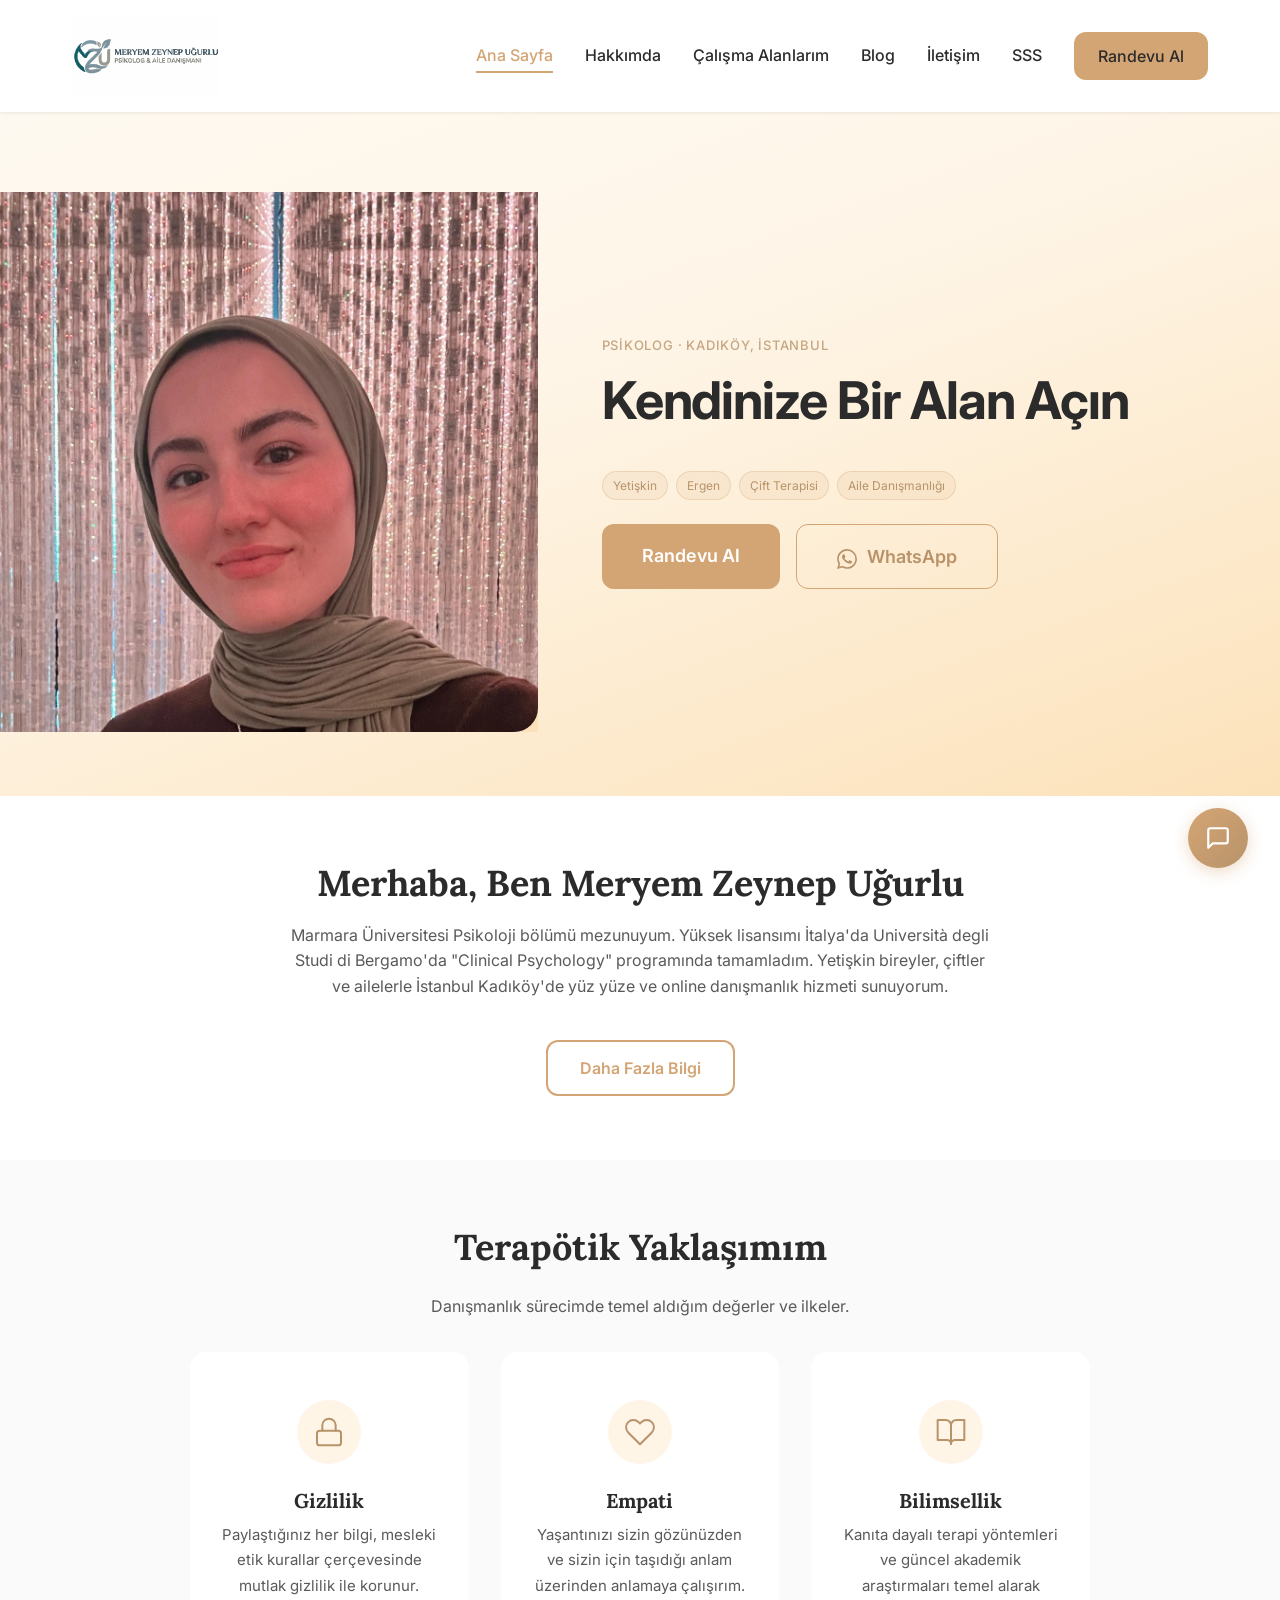
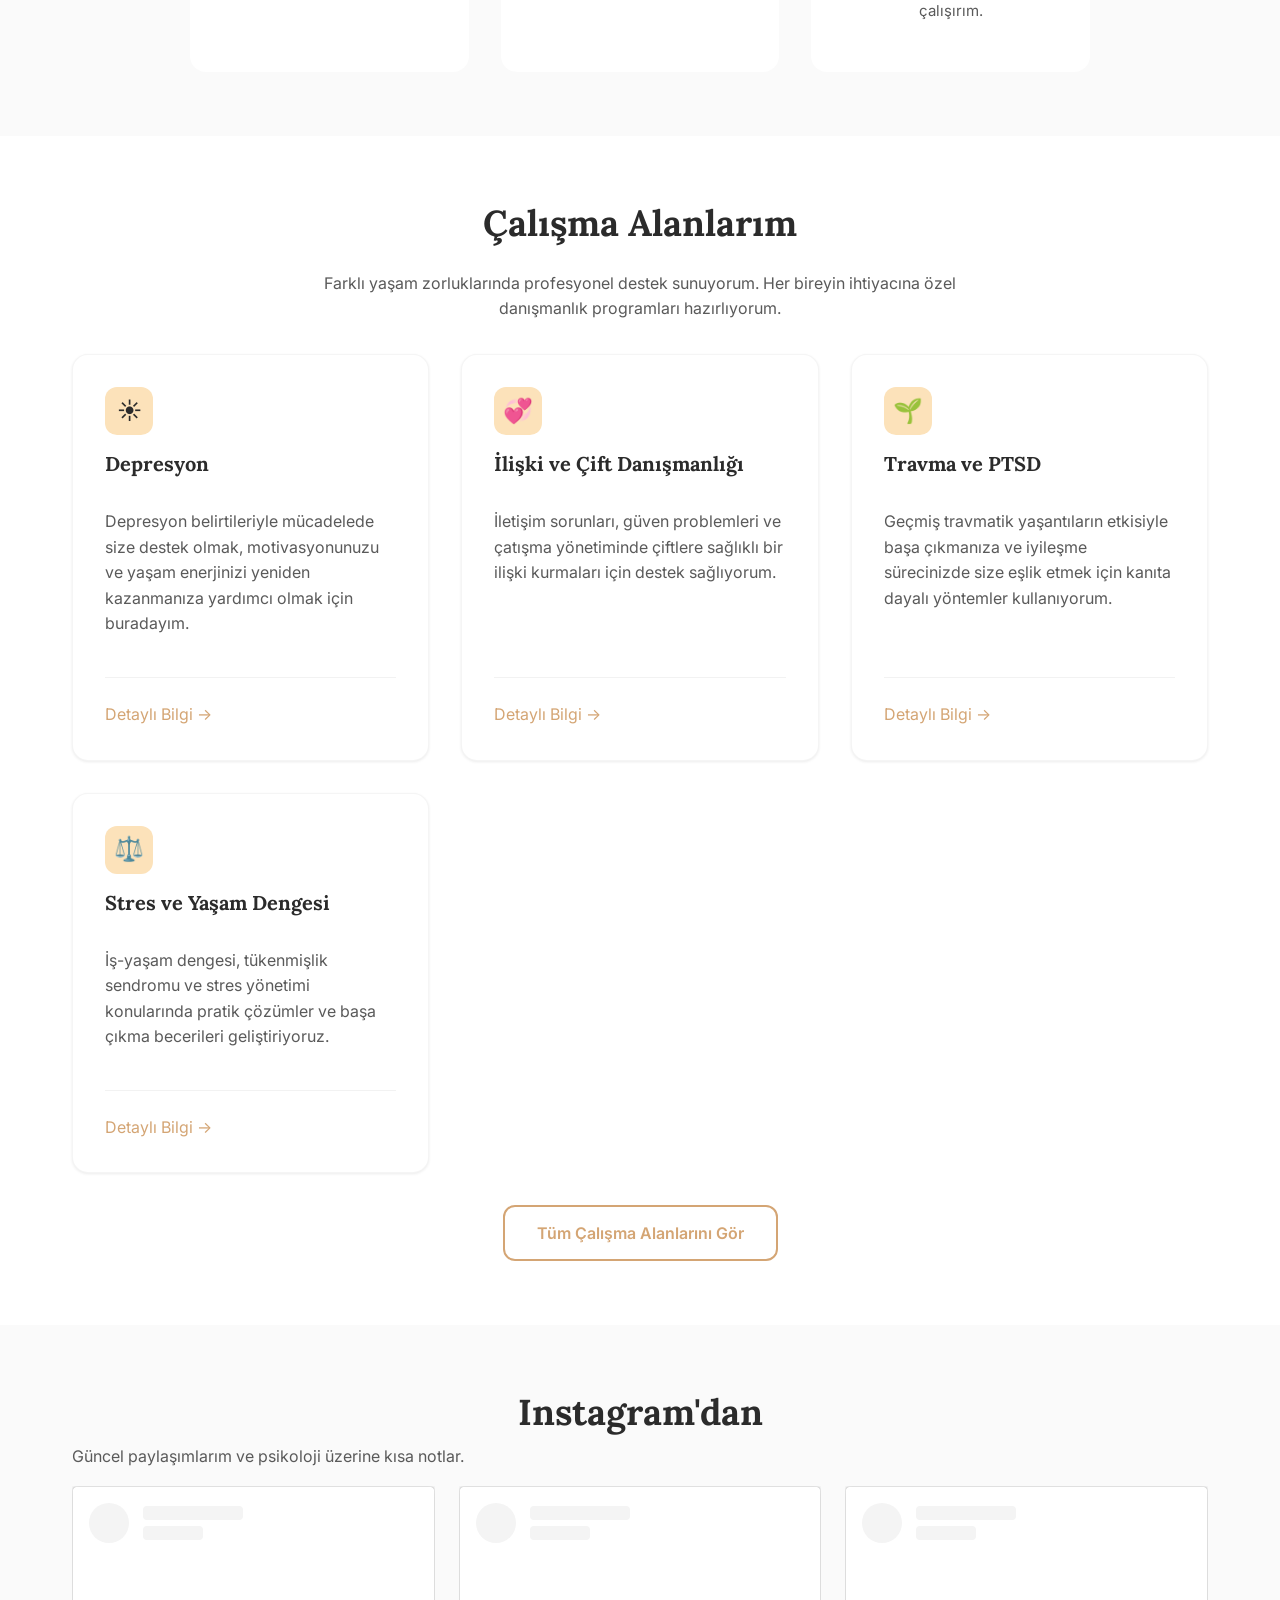
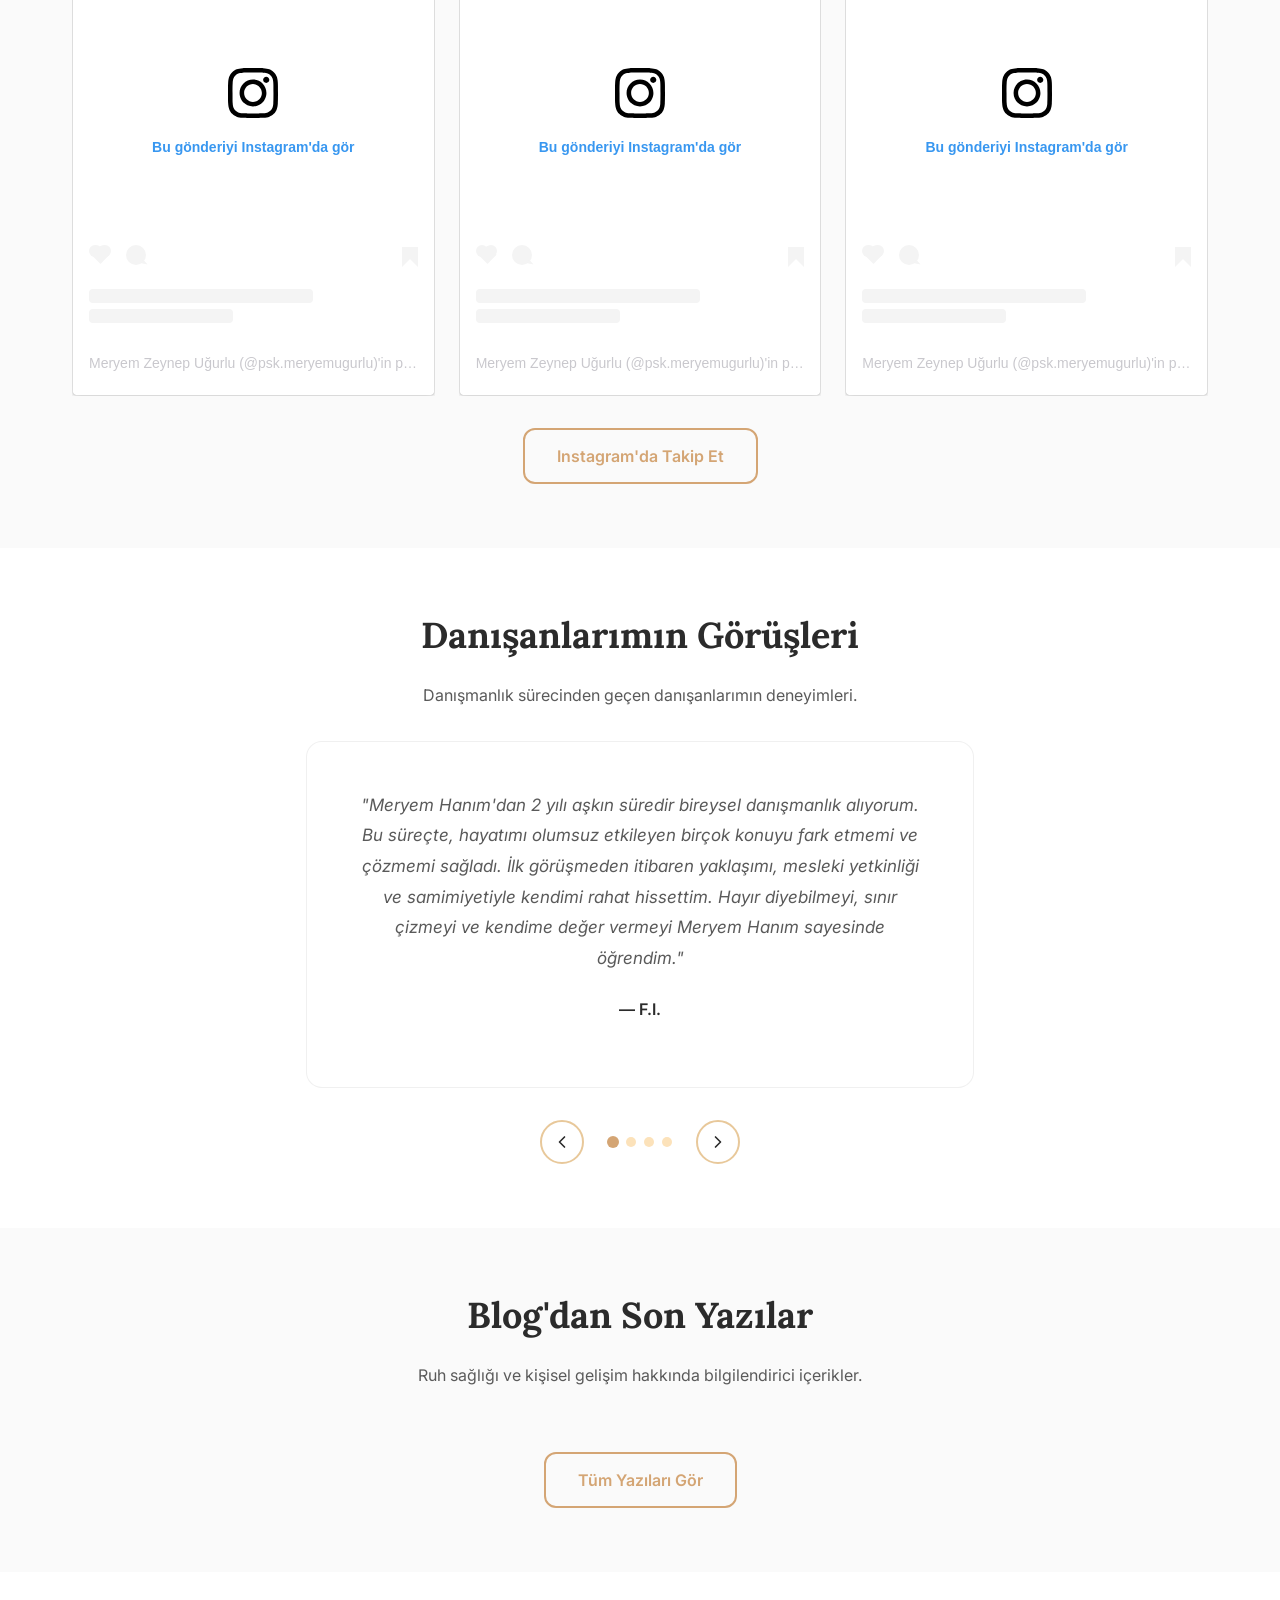
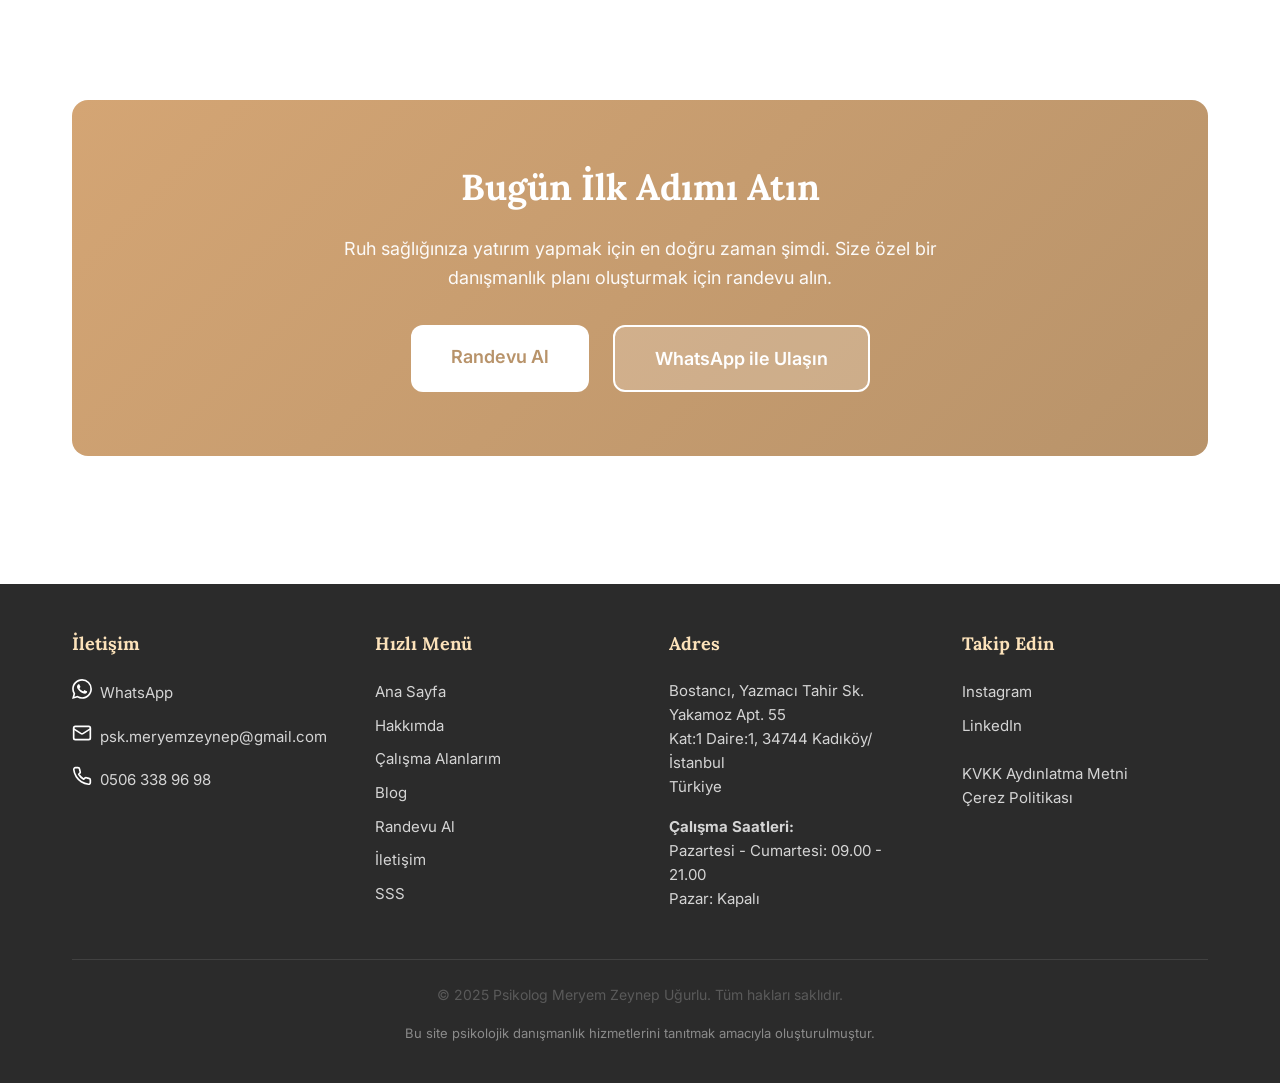
<file: index.html>
<!DOCTYPE html>
<html lang="tr">
<head>
  <meta charset="UTF-8">
  <meta name="viewport" content="width=device-width, initial-scale=1.0">

  <!-- SEO Meta Etiketleri -->
  <title>Psikolog Meryem Zeynep Uğurlu | Psikolojik Danışmanlık - Kadıköy İstanbul</title>
  <meta name="description" content="Psikolog Meryem Zeynep Uğurlu - İstanbul Kadıköy'de yüz yüze ve online psikolojik danışmanlık hizmeti. Anksiyete, depresyon, ilişki sorunları, çift ve aile danışmanlığı.">
  <meta name="keywords" content="psikolog, psikolojik danışmanlık, kadıköy psikolog, online danışmanlık, çift danışmanlığı, aile danışmanlığı">
  <meta name="author" content="Psikolog Meryem Zeynep Uğurlu">
  <meta name="robots" content="index, follow">
  <link rel="canonical" href="https://www.psikologlarmeryemzeynep.com/">

  <!-- Open Graph Meta Etiketleri -->
  <meta property="og:title" content="Psikolog Meryem Zeynep Uğurlu | Psikolojik Danışmanlık">
  <meta property="og:description" content="İstanbul Kadıköy'de profesyonel psikolojik danışmanlık hizmeti. Yüz yüze ve online görüşme imkanı.">
  <meta property="og:type" content="website">
  <meta property="og:url" content="https://www.psikologlarmeryemzeynep.com/">
  <meta property="og:image" content="https://www.psikologlarmeryemzeynep.com/assets/img/profil.webp">
  <meta property="og:locale" content="tr_TR">

  <!-- Twitter Card Meta Etiketleri -->
  <meta name="twitter:card" content="summary_large_image">
  <meta name="twitter:title" content="Psikolog Meryem Zeynep Uğurlu | Psikolojik Danışmanlık">
  <meta name="twitter:description" content="İstanbul Kadıköy'de profesyonel psikolojik danışmanlık hizmeti.">
  <meta name="twitter:image" content="https://www.psikologlarmeryemzeynep.com/assets/img/profil.webp">

  <!-- Favicon -->
  <link rel="icon" type="image/svg+xml" href="assets/img/logo.svg">

  <!-- Google Fonts: Lora (Serif) + Inter (Sans-Serif) -->
  <link rel="preconnect" href="https://fonts.googleapis.com">
  <link rel="preconnect" href="https://fonts.gstatic.com" crossorigin>
  <link href="https://fonts.googleapis.com/css2?family=Inter:wght@400;500;600;700&family=Lora:wght@400;500;600;700&display=swap" rel="stylesheet">

  <!-- Stylesheet -->
  <link rel="stylesheet" href="assets/styles.css">

  <!-- Google Tag Manager (placeholder) -->
  <!-- GTM kodu buraya eklenecek -->

  <!-- JSON-LD Yapılandırılmış Veri -->
  <script type="application/ld+json">
  {
    "@context": "https://schema.org",
    "@type": "Psychologist",
    "name": "Psikolog Meryem Zeynep Uğurlu",
    "image": "https://www.psikologlarmeryemzeynep.com/assets/img/profil.webp",
    "url": "https://www.psikologlarmeryemzeynep.com",
    "email": "psk.meryemzeynep@gmail.com",
    "address": {
      "@type": "PostalAddress",
      "streetAddress": "Bostancı, Yazmacı Tahir Sk. Yakamoz Apt. 55 Kat:1 Daire:1",
      "addressLocality": "Kadıköy",
      "addressRegion": "İstanbul",
      "postalCode": "34744",
      "addressCountry": "TR"
    },
    "geo": {
      "@type": "GeoCoordinates",
      "latitude": "40.953184",
      "longitude": "29.094438"
    },
    "openingHoursSpecification": [
      {
        "@type": "OpeningHoursSpecification",
        "dayOfWeek": ["Monday", "Tuesday", "Wednesday", "Thursday", "Friday", "Saturday"],
        "opens": "09:00",
        "closes": "21:00"
      }
    ],
    "priceRange": "$$",
    "sameAs": [
      "https://www.instagram.com/psk.meryemugurlu",
      "https://tr.linkedin.com/in/meryem-zeynep-ugurlu"
    ]
  }
  </script>

  <script type="application/ld+json">
  {
    "@context": "https://schema.org",
    "@type": "Organization",
    "name": "Psikolog Meryem Zeynep Uğurlu - Psikolojik Danışmanlık",
    "url": "https://www.psikologlarmeryemzeynep.com",
    "logo": "https://www.psikologlarmeryemzeynep.com/assets/img/logo.svg",
    "contactPoint": {
      "@type": "ContactPoint",
      "email": "psk.meryemzeynep@gmail.com",
      "contactType": "customer service",
      "availableLanguage": "Turkish"
    }
  }
  </script>
  <script src="https://identity.netlify.com/v1/netlify-identity-widget.js"></script>
</head>
<body>
  <!-- Skip to main content (erişilebilirlik) -->
  <a href="#main-content" class="skip-link">Ana içeriğe geç</a>

  <!-- Header & Navigation -->
  <header class="site-header">
    <div class="header-container">
      <a href="index.html" class="logo" aria-label="Ana Sayfa">
        <img src="assets/img/logo.svg" alt="Psikolog Meryem Zeynep Uğurlu Logo">
      </a>

      <button class="menu-toggle" aria-expanded="false" aria-label="Menüyü aç/kapat">
        <span></span>
        <span></span>
        <span></span>
      </button>

      <nav aria-label="Ana navigasyon">
        <ul class="nav-menu">
          <li><a href="index.html">Ana Sayfa</a></li>
          <li><a href="hakkimda.html">Hakkımda</a></li>
          <li><a href="calisma-alanlari.html">Çalışma Alanlarım</a></li>
          <li><a href="blog.html">Blog</a></li>
          <li><a href="iletisim.html">İletişim</a></li>
          <li><a href="sss.html">SSS</a></li>
          <li><a href="randevu.html" class="btn btn-primary">Randevu Al</a></li>
        </ul>
      </nav>
    </div>
  </header>

  <!-- Main Content -->
  <main id="main-content">
    <!-- Hero Karşılama Alanı -->
    <section class="hero hero-home">
      <div class="hero-split">
        <div class="hero-photo">
          <img src="assets/img/profil.webp"
               alt="Psikolog Meryem Zeynep Uğurlu"
               loading="eager">
        </div>
        <div class="hero-text">
          <span class="hero-tag">Psikolog · Kadıköy, İstanbul</span>
          <h1>Kendinize Bir Alan Açın</h1>
          <div class="hero-badges">
            <span class="badge">Yetişkin</span>
            <span class="badge">Ergen</span>
            <span class="badge">Çift Terapisi</span>
            <span class="badge">Aile Danışmanlığı</span>
          </div>
          <div class="hero-actions">
            <a href="randevu.html" class="btn btn-primary btn-large">Randevu Al</a>
            <a href="https://wa.me/905063389698" target="_blank" rel="noopener noreferrer" class="btn btn-ghost btn-large">
              <svg xmlns="http://www.w3.org/2000/svg" width="20" height="20" viewBox="0 0 24 24" fill="currentColor" style="vertical-align: middle; margin-right: 6px;"><path d="M17.472 14.382c-.297-.149-1.758-.867-2.03-.967-.273-.099-.471-.148-.67.15-.197.297-.767.966-.94 1.164-.173.199-.347.223-.644.075-.297-.15-1.255-.463-2.39-1.475-.883-.788-1.48-1.761-1.653-2.059-.173-.297-.018-.458.13-.606.134-.133.298-.347.446-.52.149-.174.198-.298.298-.497.099-.198.05-.371-.025-.52-.075-.149-.669-1.612-.916-2.207-.242-.579-.487-.5-.669-.51-.173-.008-.371-.01-.57-.01-.198 0-.52.074-.792.372-.272.297-1.04 1.016-1.04 2.479 0 1.462 1.065 2.875 1.213 3.074.149.198 2.096 3.2 5.077 4.487.709.306 1.262.489 1.694.625.712.227 1.36.195 1.871.118.571-.085 1.758-.719 2.006-1.413.248-.694.248-1.289.173-1.413-.074-.124-.272-.198-.57-.347m-5.421 7.403h-.004a9.87 9.87 0 01-5.031-1.378l-.361-.214-3.741.982.998-3.648-.235-.374a9.86 9.86 0 01-1.51-5.26c.001-5.45 4.436-9.884 9.888-9.884 2.64 0 5.122 1.03 6.988 2.898a9.825 9.825 0 012.893 6.994c-.003 5.45-4.437 9.884-9.885 9.884m8.413-18.297A11.815 11.815 0 0012.05 0C5.495 0 .16 5.335.157 11.892c0 2.096.547 4.142 1.588 5.945L.057 24l6.305-1.654a11.882 11.882 0 005.683 1.448h.005c6.554 0 11.89-5.335 11.893-11.893a11.821 11.821 0 00-3.48-8.413z"/></svg>
              WhatsApp
            </a>
          </div>
        </div>
      </div>
    </section>

    <!-- Kısa Hakkımda Bölümü -->
    <section class="section">
      <div class="container">
        <div class="about-intro reveal" style="max-width: 700px; margin: 0 auto; text-align: center;">
          <h2>Merhaba, Ben Meryem Zeynep Uğurlu</h2>
          <p>
            Marmara Üniversitesi Psikoloji bölümü mezunuyum. Yüksek lisansımı İtalya'da
            Università degli Studi di Bergamo'da "Clinical Psychology" programında tamamladım.
            Yetişkin bireyler, çiftler ve ailelerle İstanbul Kadıköy'de yüz yüze ve online
            danışmanlık hizmeti sunuyorum.
          </p>
          <a href="hakkimda.html" class="btn btn-secondary" style="margin-top: var(--space-md);">Daha Fazla Bilgi</a>
        </div>
      </div>
    </section>

    <!-- Terapötik Yaklaşımım -->
    <section class="section section-alt">
      <div class="container">
        <h2 class="text-center mb-md reveal">Terapötik Yaklaşımım</h2>
        <p class="text-center mb-lg reveal" style="max-width: 700px; margin-left: auto; margin-right: auto; color: var(--color-text-light);">
          Danışmanlık sürecimde temel aldığım değerler ve ilkeler.
        </p>
        <div class="approach-grid">
          <div class="approach-card reveal">
            <div class="approach-icon">
              <svg xmlns="http://www.w3.org/2000/svg" width="32" height="32" viewBox="0 0 24 24" fill="none" stroke="currentColor" stroke-width="1.5" stroke-linecap="round" stroke-linejoin="round"><rect x="3" y="11" width="18" height="11" rx="2" ry="2"/><path d="M7 11V7a5 5 0 0 1 10 0v4"/></svg>
            </div>
            <h3>Gizlilik</h3>
            <p>Paylaştığınız her bilgi, mesleki etik kurallar çerçevesinde mutlak gizlilik ile korunur.</p>
          </div>
          <div class="approach-card reveal">
            <div class="approach-icon">
              <svg xmlns="http://www.w3.org/2000/svg" width="32" height="32" viewBox="0 0 24 24" fill="none" stroke="currentColor" stroke-width="1.5" stroke-linecap="round" stroke-linejoin="round"><path d="M20.84 4.61a5.5 5.5 0 0 0-7.78 0L12 5.67l-1.06-1.06a5.5 5.5 0 0 0-7.78 7.78l1.06 1.06L12 21.23l7.78-7.78 1.06-1.06a5.5 5.5 0 0 0 0-7.78z"/></svg>
            </div>
            <h3>Empati</h3>
            <p>Yaşantınızı sizin gözünüzden ve sizin için taşıdığı anlam üzerinden anlamaya çalışırım.</p>
          </div>
          <div class="approach-card reveal">
            <div class="approach-icon">
              <svg xmlns="http://www.w3.org/2000/svg" width="32" height="32" viewBox="0 0 24 24" fill="none" stroke="currentColor" stroke-width="1.5" stroke-linecap="round" stroke-linejoin="round"><path d="M2 3h6a4 4 0 0 1 4 4v14a3 3 0 0 0-3-3H2z"/><path d="M22 3h-6a4 4 0 0 0-4 4v14a3 3 0 0 1 3-3h7z"/></svg>
            </div>
            <h3>Bilimsellik</h3>
            <p>Kanıta dayalı terapi yöntemleri ve güncel akademik araştırmaları temel alarak çalışırım.</p>
          </div>
        </div>
      </div>
    </section>

    <!-- Çalışma Alanları -->
    <section class="section">
      <div class="container">
        <h2 class="text-center mb-md reveal">Çalışma Alanlarım</h2>
        <p class="text-center mb-lg" style="max-width: 700px; margin-left: auto; margin-right: auto; color: var(--color-text-light);">
          Farklı yaşam zorluklarında profesyonel destek sunuyorum. Her bireyin ihtiyacına özel danışmanlık programları hazırlıyorum.
        </p>

        <div class="grid grid-2">
          <!-- Kart 1: Depresyon -->
          <div class="card">
            <div class="card-header">
              <div class="card-icon" aria-hidden="true">☀️</div>
              <h3 class="card-title">Depresyon</h3>
            </div>
            <div class="card-body">
              <p>
                Depresyon belirtileriyle mücadelede size destek olmak, motivasyonunuzu
                ve yaşam enerjinizi yeniden kazanmanıza yardımcı olmak için buradayım.
              </p>
            </div>
            <div class="card-footer">
              <a href="calisma-alanlari.html#depresyon">Detaylı Bilgi →</a>
            </div>
          </div>

          <!-- Kart 3: İlişki ve Çift Danışmanlığı -->
          <div class="card">
            <div class="card-header">
              <div class="card-icon" aria-hidden="true">💞</div>
              <h3 class="card-title">İlişki ve Çift Danışmanlığı</h3>
            </div>
            <div class="card-body">
              <p>
                İletişim sorunları, güven problemleri ve çatışma yönetiminde çiftlere
                sağlıklı bir ilişki kurmaları için destek sağlıyorum.
              </p>
            </div>
            <div class="card-footer">
              <a href="calisma-alanlari.html#iliski">Detaylı Bilgi →</a>
            </div>
          </div>

          <!-- Kart 4: Travma ve PTSD -->
          <div class="card">
            <div class="card-header">
              <div class="card-icon" aria-hidden="true">🌱</div>
              <h3 class="card-title">Travma ve PTSD</h3>
            </div>
            <div class="card-body">
              <p>
                Geçmiş travmatik yaşantıların etkisiyle başa çıkmanıza ve iyileşme
                sürecinizde size eşlik etmek için kanıta dayalı yöntemler kullanıyorum.
              </p>
            </div>
            <div class="card-footer">
              <a href="calisma-alanlari.html#travma">Detaylı Bilgi →</a>
            </div>
          </div>

          <!-- Kart 4: Stres ve Yaşam Dengesi -->
          <div class="card">
            <div class="card-header">
              <div class="card-icon" aria-hidden="true">⚖️</div>
              <h3 class="card-title">Stres ve Yaşam Dengesi</h3>
            </div>
            <div class="card-body">
              <p>
                İş-yaşam dengesi, tükenmişlik sendromu ve stres yönetimi konularında
                pratik çözümler ve başa çıkma becerileri geliştiriyoruz.
              </p>
            </div>
            <div class="card-footer">
              <a href="calisma-alanlari.html#stres">Detaylı Bilgi →</a>
            </div>
          </div>
        </div>

        <div class="text-center mt-lg">
          <a href="calisma-alanlari.html" class="btn btn-secondary">Tüm Çalışma Alanlarını Gör</a>
        </div>
      </div>
    </section>

    <!-- Instagram Bölümü -->
    <section id="instagram-feed" class="instagram-section">
      <div class="container">
        <h2>Instagram'dan</h2>
        <p>Güncel paylaşımlarım ve psikoloji üzerine kısa notlar.</p>

        <div class="instagram-embed-grid" style="display: grid; grid-template-columns: repeat(3, 1fr); gap: var(--space-md); max-width: 1200px; margin: 0 auto var(--space-lg);">
          <div style="min-width: 0;">
            <blockquote class="instagram-media" data-instgrm-captioned data-instgrm-permalink="https://www.instagram.com/p/DQ69VKnDA_7/?utm_source=ig_embed&amp;utm_campaign=loading" data-instgrm-version="14" style=" background:#FFF; border:0; border-radius:3px; box-shadow:0 0 1px 0 rgba(0,0,0,0.5),0 1px 10px 0 rgba(0,0,0,0.15); margin: 1px; max-width:540px; min-width:260px; padding:0; width:99.375%; width:-webkit-calc(100% - 2px); width:calc(100% - 2px);"><div style="padding:16px;"> <a href="https://www.instagram.com/p/DQ69VKnDA_7/?utm_source=ig_embed&amp;utm_campaign=loading" style=" background:#FFFFFF; line-height:0; padding:0 0; text-align:center; text-decoration:none; width:100%;" target="_blank"> <div style=" display: flex; flex-direction: row; align-items: center;"> <div style="background-color: #F4F4F4; border-radius: 50%; flex-grow: 0; height: 40px; margin-right: 14px; width: 40px;"></div> <div style="display: flex; flex-direction: column; flex-grow: 1; justify-content: center;"> <div style=" background-color: #F4F4F4; border-radius: 4px; flex-grow: 0; height: 14px; margin-bottom: 6px; width: 100px;"></div> <div style=" background-color: #F4F4F4; border-radius: 4px; flex-grow: 0; height: 14px; width: 60px;"></div></div></div><div style="padding: 19% 0;"></div> <div style="display:block; height:50px; margin:0 auto 12px; width:50px;"><svg width="50px" height="50px" viewBox="0 0 60 60" version="1.1" xmlns="https://www.w3.org/2000/svg" xmlns:xlink="https://www.w3.org/1999/xlink"><g stroke="none" stroke-width="1" fill="none" fill-rule="evenodd"><g transform="translate(-511.000000, -20.000000)" fill="#000000"><g><path d="M556.869,30.41 C554.814,30.41 553.148,32.076 553.148,34.131 C553.148,36.186 554.814,37.852 556.869,37.852 C558.924,37.852 560.59,36.186 560.59,34.131 C560.59,32.076 558.924,30.41 556.869,30.41 M541,60.657 C535.114,60.657 530.342,55.887 530.342,50 C530.342,44.114 535.114,39.342 541,39.342 C546.887,39.342 551.658,44.114 551.658,50 C551.658,55.887 546.887,60.657 541,60.657 M541,33.886 C532.1,33.886 524.886,41.1 524.886,50 C524.886,58.899 532.1,66.113 541,66.113 C549.9,66.113 557.115,58.899 557.115,50 C557.115,41.1 549.9,33.886 541,33.886 M565.378,62.101 C565.244,65.022 564.756,66.606 564.346,67.663 C563.803,69.06 563.154,70.057 562.106,71.106 C561.058,72.155 560.06,72.803 558.662,73.347 C557.607,73.757 556.021,74.244 553.102,74.378 C549.944,74.521 548.997,74.552 541,74.552 C533.003,74.552 532.056,74.521 528.898,74.378 C525.979,74.244 524.393,73.757 523.338,73.347 C521.94,72.803 520.942,72.155 519.894,71.106 C518.846,70.057 518.197,69.06 517.654,67.663 C517.244,66.606 516.755,65.022 516.623,62.101 C516.479,58.943 516.448,57.996 516.448,50 C516.448,42.003 516.479,41.056 516.623,37.899 C516.755,34.978 517.244,33.391 517.654,32.338 C518.197,30.938 518.846,29.942 519.894,28.894 C520.942,27.846 521.94,27.196 523.338,26.654 C524.393,26.244 525.979,25.756 528.898,25.623 C532.057,25.479 533.004,25.448 541,25.448 C548.997,25.448 549.943,25.479 553.102,25.623 C556.021,25.756 557.607,26.244 558.662,26.654 C560.06,27.196 561.058,27.846 562.106,28.894 C563.154,29.942 563.803,30.938 564.346,32.338 C564.756,33.391 565.244,34.978 565.378,37.899 C565.522,41.056 565.552,42.003 565.552,50 C565.552,57.996 565.522,58.943 565.378,62.101 M570.82,37.631 C570.674,34.438 570.167,32.258 569.425,30.349 C568.659,28.377 567.633,26.702 565.965,25.035 C564.297,23.368 562.623,22.342 560.652,21.575 C558.743,20.834 556.562,20.326 553.369,20.18 C550.169,20.033 549.148,20 541,20 C532.853,20 531.831,20.033 528.631,20.18 C525.438,20.326 523.257,20.834 521.349,21.575 C519.376,22.342 517.703,23.368 516.035,25.035 C514.368,26.702 513.342,28.377 512.574,30.349 C511.834,32.258 511.326,34.438 511.181,37.631 C511.035,40.831 511,41.851 511,50 C511,58.147 511.035,59.17 511.181,62.369 C511.326,65.562 511.834,67.743 512.574,69.651 C513.342,71.625 514.368,73.296 516.035,74.965 C517.703,76.634 519.376,77.658 521.349,78.425 C523.257,79.167 525.438,79.673 528.631,79.82 C531.831,79.965 532.853,80.001 541,80.001 C549.148,80.001 550.169,79.965 553.369,79.82 C556.562,79.673 558.743,79.167 560.652,78.425 C562.623,77.658 564.297,76.634 565.965,74.965 C567.633,73.296 568.659,71.625 569.425,69.651 C570.167,67.743 570.674,65.562 570.82,62.369 C570.966,59.17 571,58.147 571,50 C571,41.851 570.966,40.831 570.82,37.631"></path></g></g></g></svg></div><div style="padding-top: 8px;"> <div style=" color:#3897f0; font-family:Arial,sans-serif; font-size:14px; font-style:normal; font-weight:550; line-height:18px;">Bu gönderiyi Instagram&#39;da gör</div></div><div style="padding: 12.5% 0;"></div> <div style="display: flex; flex-direction: row; margin-bottom: 14px; align-items: center;"><div> <div style="background-color: #F4F4F4; border-radius: 50%; height: 12.5px; width: 12.5px; transform: translateX(0px) translateY(7px);"></div> <div style="background-color: #F4F4F4; height: 12.5px; transform: rotate(-45deg) translateX(3px) translateY(1px); width: 12.5px; flex-grow: 0; margin-right: 14px; margin-left: 2px;"></div> <div style="background-color: #F4F4F4; border-radius: 50%; height: 12.5px; width: 12.5px; transform: translateX(9px) translateY(-18px);"></div></div><div style="margin-left: 8px;"> <div style=" background-color: #F4F4F4; border-radius: 50%; flex-grow: 0; height: 20px; width: 20px;"></div> <div style=" width: 0; height: 0; border-top: 2px solid transparent; border-left: 6px solid #f4f4f4; border-bottom: 2px solid transparent; transform: translateX(16px) translateY(-4px) rotate(30deg)"></div></div><div style="margin-left: auto;"> <div style=" width: 0px; border-top: 8px solid #F4F4F4; border-right: 8px solid transparent; transform: translateY(16px);"></div> <div style=" background-color: #F4F4F4; flex-grow: 0; height: 12px; width: 16px; transform: translateY(-4px);"></div> <div style=" width: 0; height: 0; border-top: 8px solid #F4F4F4; border-left: 8px solid transparent; transform: translateY(-4px) translateX(8px);"></div></div></div> <div style="display: flex; flex-direction: column; flex-grow: 1; justify-content: center; margin-bottom: 24px;"> <div style=" background-color: #F4F4F4; border-radius: 4px; flex-grow: 0; height: 14px; margin-bottom: 6px; width: 224px;"></div> <div style=" background-color: #F4F4F4; border-radius: 4px; flex-grow: 0; height: 14px; width: 144px;"></div></div></a><p style=" color:#c9c8cd; font-family:Arial,sans-serif; font-size:14px; line-height:17px; margin-bottom:0; margin-top:8px; overflow:hidden; padding:8px 0 7px; text-align:center; text-overflow:ellipsis; white-space:nowrap;"><a href="https://www.instagram.com/p/DQ69VKnDA_7/?utm_source=ig_embed&amp;utm_campaign=loading" style=" color:#c9c8cd; font-family:Arial,sans-serif; font-size:14px; font-style:normal; font-weight:normal; line-height:17px; text-decoration:none;" target="_blank">Meryem Zeynep Uğurlu (@psk.meryemugurlu)&#39;in paylaştığı bir gönderi</a></p></div></blockquote>
          </div>
          <div style="min-width: 0;">
            <blockquote class="instagram-media" data-instgrm-captioned data-instgrm-permalink="https://www.instagram.com/p/DKxCe1SNzro/?utm_source=ig_embed&amp;utm_campaign=loading" data-instgrm-version="14" style=" background:#FFF; border:0; border-radius:3px; box-shadow:0 0 1px 0 rgba(0,0,0,0.5),0 1px 10px 0 rgba(0,0,0,0.15); margin: 1px; max-width:540px; min-width:260px; padding:0; width:99.375%; width:-webkit-calc(100% - 2px); width:calc(100% - 2px);"><div style="padding:16px;"> <a href="https://www.instagram.com/p/DKxCe1SNzro/?utm_source=ig_embed&amp;utm_campaign=loading" style=" background:#FFFFFF; line-height:0; padding:0 0; text-align:center; text-decoration:none; width:100%;" target="_blank"> <div style=" display: flex; flex-direction: row; align-items: center;"> <div style="background-color: #F4F4F4; border-radius: 50%; flex-grow: 0; height: 40px; margin-right: 14px; width: 40px;"></div> <div style="display: flex; flex-direction: column; flex-grow: 1; justify-content: center;"> <div style=" background-color: #F4F4F4; border-radius: 4px; flex-grow: 0; height: 14px; margin-bottom: 6px; width: 100px;"></div> <div style=" background-color: #F4F4F4; border-radius: 4px; flex-grow: 0; height: 14px; width: 60px;"></div></div></div><div style="padding: 19% 0;"></div> <div style="display:block; height:50px; margin:0 auto 12px; width:50px;"><svg width="50px" height="50px" viewBox="0 0 60 60" version="1.1" xmlns="https://www.w3.org/2000/svg" xmlns:xlink="https://www.w3.org/1999/xlink"><g stroke="none" stroke-width="1" fill="none" fill-rule="evenodd"><g transform="translate(-511.000000, -20.000000)" fill="#000000"><g><path d="M556.869,30.41 C554.814,30.41 553.148,32.076 553.148,34.131 C553.148,36.186 554.814,37.852 556.869,37.852 C558.924,37.852 560.59,36.186 560.59,34.131 C560.59,32.076 558.924,30.41 556.869,30.41 M541,60.657 C535.114,60.657 530.342,55.887 530.342,50 C530.342,44.114 535.114,39.342 541,39.342 C546.887,39.342 551.658,44.114 551.658,50 C551.658,55.887 546.887,60.657 541,60.657 M541,33.886 C532.1,33.886 524.886,41.1 524.886,50 C524.886,58.899 532.1,66.113 541,66.113 C549.9,66.113 557.115,58.899 557.115,50 C557.115,41.1 549.9,33.886 541,33.886 M565.378,62.101 C565.244,65.022 564.756,66.606 564.346,67.663 C563.803,69.06 563.154,70.057 562.106,71.106 C561.058,72.155 560.06,72.803 558.662,73.347 C557.607,73.757 556.021,74.244 553.102,74.378 C549.944,74.521 548.997,74.552 541,74.552 C533.003,74.552 532.056,74.521 528.898,74.378 C525.979,74.244 524.393,73.757 523.338,73.347 C521.94,72.803 520.942,72.155 519.894,71.106 C518.846,70.057 518.197,69.06 517.654,67.663 C517.244,66.606 516.755,65.022 516.623,62.101 C516.479,58.943 516.448,57.996 516.448,50 C516.448,42.003 516.479,41.056 516.623,37.899 C516.755,34.978 517.244,33.391 517.654,32.338 C518.197,30.938 518.846,29.942 519.894,28.894 C520.942,27.846 521.94,27.196 523.338,26.654 C524.393,26.244 525.979,25.756 528.898,25.623 C532.057,25.479 533.004,25.448 541,25.448 C548.997,25.448 549.943,25.479 553.102,25.623 C556.021,25.756 557.607,26.244 558.662,26.654 C560.06,27.196 561.058,27.846 562.106,28.894 C563.154,29.942 563.803,30.938 564.346,32.338 C564.756,33.391 565.244,34.978 565.378,37.899 C565.522,41.056 565.552,42.003 565.552,50 C565.552,57.996 565.522,58.943 565.378,62.101 M570.82,37.631 C570.674,34.438 570.167,32.258 569.425,30.349 C568.659,28.377 567.633,26.702 565.965,25.035 C564.297,23.368 562.623,22.342 560.652,21.575 C558.743,20.834 556.562,20.326 553.369,20.18 C550.169,20.033 549.148,20 541,20 C532.853,20 531.831,20.033 528.631,20.18 C525.438,20.326 523.257,20.834 521.349,21.575 C519.376,22.342 517.703,23.368 516.035,25.035 C514.368,26.702 513.342,28.377 512.574,30.349 C511.834,32.258 511.326,34.438 511.181,37.631 C511.035,40.831 511,41.851 511,50 C511,58.147 511.035,59.17 511.181,62.369 C511.326,65.562 511.834,67.743 512.574,69.651 C513.342,71.625 514.368,73.296 516.035,74.965 C517.703,76.634 519.376,77.658 521.349,78.425 C523.257,79.167 525.438,79.673 528.631,79.82 C531.831,79.965 532.853,80.001 541,80.001 C549.148,80.001 550.169,79.965 553.369,79.82 C556.562,79.673 558.743,79.167 560.652,78.425 C562.623,77.658 564.297,76.634 565.965,74.965 C567.633,73.296 568.659,71.625 569.425,69.651 C570.167,67.743 570.674,65.562 570.82,62.369 C570.966,59.17 571,58.147 571,50 C571,41.851 570.966,40.831 570.82,37.631"></path></g></g></g></svg></div><div style="padding-top: 8px;"> <div style=" color:#3897f0; font-family:Arial,sans-serif; font-size:14px; font-style:normal; font-weight:550; line-height:18px;">Bu gönderiyi Instagram&#39;da gör</div></div><div style="padding: 12.5% 0;"></div> <div style="display: flex; flex-direction: row; margin-bottom: 14px; align-items: center;"><div> <div style="background-color: #F4F4F4; border-radius: 50%; height: 12.5px; width: 12.5px; transform: translateX(0px) translateY(7px);"></div> <div style="background-color: #F4F4F4; height: 12.5px; transform: rotate(-45deg) translateX(3px) translateY(1px); width: 12.5px; flex-grow: 0; margin-right: 14px; margin-left: 2px;"></div> <div style="background-color: #F4F4F4; border-radius: 50%; height: 12.5px; width: 12.5px; transform: translateX(9px) translateY(-18px);"></div></div><div style="margin-left: 8px;"> <div style=" background-color: #F4F4F4; border-radius: 50%; flex-grow: 0; height: 20px; width: 20px;"></div> <div style=" width: 0; height: 0; border-top: 2px solid transparent; border-left: 6px solid #f4f4f4; border-bottom: 2px solid transparent; transform: translateX(16px) translateY(-4px) rotate(30deg)"></div></div><div style="margin-left: auto;"> <div style=" width: 0px; border-top: 8px solid #F4F4F4; border-right: 8px solid transparent; transform: translateY(16px);"></div> <div style=" background-color: #F4F4F4; flex-grow: 0; height: 12px; width: 16px; transform: translateY(-4px);"></div> <div style=" width: 0; height: 0; border-top: 8px solid #F4F4F4; border-left: 8px solid transparent; transform: translateY(-4px) translateX(8px);"></div></div></div> <div style="display: flex; flex-direction: column; flex-grow: 1; justify-content: center; margin-bottom: 24px;"> <div style=" background-color: #F4F4F4; border-radius: 4px; flex-grow: 0; height: 14px; margin-bottom: 6px; width: 224px;"></div> <div style=" background-color: #F4F4F4; border-radius: 4px; flex-grow: 0; height: 14px; width: 144px;"></div></div></a><p style=" color:#c9c8cd; font-family:Arial,sans-serif; font-size:14px; line-height:17px; margin-bottom:0; margin-top:8px; overflow:hidden; padding:8px 0 7px; text-align:center; text-overflow:ellipsis; white-space:nowrap;"><a href="https://www.instagram.com/p/DKxCe1SNzro/?utm_source=ig_embed&amp;utm_campaign=loading" style=" color:#c9c8cd; font-family:Arial,sans-serif; font-size:14px; font-style:normal; font-weight:normal; line-height:17px; text-decoration:none;" target="_blank">Meryem Zeynep Uğurlu (@psk.meryemugurlu)&#39;in paylaştığı bir gönderi</a></p></div></blockquote>
          </div>
          <div style="min-width: 0;">
            <blockquote class="instagram-media" data-instgrm-captioned data-instgrm-permalink="https://www.instagram.com/p/CgSLiS7Nv_3/?utm_source=ig_embed&amp;utm_campaign=loading" data-instgrm-version="14" style=" background:#FFF; border:0; border-radius:3px; box-shadow:0 0 1px 0 rgba(0,0,0,0.5),0 1px 10px 0 rgba(0,0,0,0.15); margin: 1px; max-width:540px; min-width:260px; padding:0; width:99.375%; width:-webkit-calc(100% - 2px); width:calc(100% - 2px);"><div style="padding:16px;"> <a href="https://www.instagram.com/p/CgSLiS7Nv_3/?utm_source=ig_embed&amp;utm_campaign=loading" style=" background:#FFFFFF; line-height:0; padding:0 0; text-align:center; text-decoration:none; width:100%;" target="_blank"> <div style=" display: flex; flex-direction: row; align-items: center;"> <div style="background-color: #F4F4F4; border-radius: 50%; flex-grow: 0; height: 40px; margin-right: 14px; width: 40px;"></div> <div style="display: flex; flex-direction: column; flex-grow: 1; justify-content: center;"> <div style=" background-color: #F4F4F4; border-radius: 4px; flex-grow: 0; height: 14px; margin-bottom: 6px; width: 100px;"></div> <div style=" background-color: #F4F4F4; border-radius: 4px; flex-grow: 0; height: 14px; width: 60px;"></div></div></div><div style="padding: 19% 0;"></div> <div style="display:block; height:50px; margin:0 auto 12px; width:50px;"><svg width="50px" height="50px" viewBox="0 0 60 60" version="1.1" xmlns="https://www.w3.org/2000/svg" xmlns:xlink="https://www.w3.org/1999/xlink"><g stroke="none" stroke-width="1" fill="none" fill-rule="evenodd"><g transform="translate(-511.000000, -20.000000)" fill="#000000"><g><path d="M556.869,30.41 C554.814,30.41 553.148,32.076 553.148,34.131 C553.148,36.186 554.814,37.852 556.869,37.852 C558.924,37.852 560.59,36.186 560.59,34.131 C560.59,32.076 558.924,30.41 556.869,30.41 M541,60.657 C535.114,60.657 530.342,55.887 530.342,50 C530.342,44.114 535.114,39.342 541,39.342 C546.887,39.342 551.658,44.114 551.658,50 C551.658,55.887 546.887,60.657 541,60.657 M541,33.886 C532.1,33.886 524.886,41.1 524.886,50 C524.886,58.899 532.1,66.113 541,66.113 C549.9,66.113 557.115,58.899 557.115,50 C557.115,41.1 549.9,33.886 541,33.886 M565.378,62.101 C565.244,65.022 564.756,66.606 564.346,67.663 C563.803,69.06 563.154,70.057 562.106,71.106 C561.058,72.155 560.06,72.803 558.662,73.347 C557.607,73.757 556.021,74.244 553.102,74.378 C549.944,74.521 548.997,74.552 541,74.552 C533.003,74.552 532.056,74.521 528.898,74.378 C525.979,74.244 524.393,73.757 523.338,73.347 C521.94,72.803 520.942,72.155 519.894,71.106 C518.846,70.057 518.197,69.06 517.654,67.663 C517.244,66.606 516.755,65.022 516.623,62.101 C516.479,58.943 516.448,57.996 516.448,50 C516.448,42.003 516.479,41.056 516.623,37.899 C516.755,34.978 517.244,33.391 517.654,32.338 C518.197,30.938 518.846,29.942 519.894,28.894 C520.942,27.846 521.94,27.196 523.338,26.654 C524.393,26.244 525.979,25.756 528.898,25.623 C532.057,25.479 533.004,25.448 541,25.448 C548.997,25.448 549.943,25.479 553.102,25.623 C556.021,25.756 557.607,26.244 558.662,26.654 C560.06,27.196 561.058,27.846 562.106,28.894 C563.154,29.942 563.803,30.938 564.346,32.338 C564.756,33.391 565.244,34.978 565.378,37.899 C565.522,41.056 565.552,42.003 565.552,50 C565.552,57.996 565.522,58.943 565.378,62.101 M570.82,37.631 C570.674,34.438 570.167,32.258 569.425,30.349 C568.659,28.377 567.633,26.702 565.965,25.035 C564.297,23.368 562.623,22.342 560.652,21.575 C558.743,20.834 556.562,20.326 553.369,20.18 C550.169,20.033 549.148,20 541,20 C532.853,20 531.831,20.033 528.631,20.18 C525.438,20.326 523.257,20.834 521.349,21.575 C519.376,22.342 517.703,23.368 516.035,25.035 C514.368,26.702 513.342,28.377 512.574,30.349 C511.834,32.258 511.326,34.438 511.181,37.631 C511.035,40.831 511,41.851 511,50 C511,58.147 511.035,59.17 511.181,62.369 C511.326,65.562 511.834,67.743 512.574,69.651 C513.342,71.625 514.368,73.296 516.035,74.965 C517.703,76.634 519.376,77.658 521.349,78.425 C523.257,79.167 525.438,79.673 528.631,79.82 C531.831,79.965 532.853,80.001 541,80.001 C549.148,80.001 550.169,79.965 553.369,79.82 C556.562,79.673 558.743,79.167 560.652,78.425 C562.623,77.658 564.297,76.634 565.965,74.965 C567.633,73.296 568.659,71.625 569.425,69.651 C570.167,67.743 570.674,65.562 570.82,62.369 C570.966,59.17 571,58.147 571,50 C571,41.851 570.966,40.831 570.82,37.631"></path></g></g></g></svg></div><div style="padding-top: 8px;"> <div style=" color:#3897f0; font-family:Arial,sans-serif; font-size:14px; font-style:normal; font-weight:550; line-height:18px;">Bu gönderiyi Instagram&#39;da gör</div></div><div style="padding: 12.5% 0;"></div> <div style="display: flex; flex-direction: row; margin-bottom: 14px; align-items: center;"><div> <div style="background-color: #F4F4F4; border-radius: 50%; height: 12.5px; width: 12.5px; transform: translateX(0px) translateY(7px);"></div> <div style="background-color: #F4F4F4; height: 12.5px; transform: rotate(-45deg) translateX(3px) translateY(1px); width: 12.5px; flex-grow: 0; margin-right: 14px; margin-left: 2px;"></div> <div style="background-color: #F4F4F4; border-radius: 50%; height: 12.5px; width: 12.5px; transform: translateX(9px) translateY(-18px);"></div></div><div style="margin-left: 8px;"> <div style=" background-color: #F4F4F4; border-radius: 50%; flex-grow: 0; height: 20px; width: 20px;"></div> <div style=" width: 0; height: 0; border-top: 2px solid transparent; border-left: 6px solid #f4f4f4; border-bottom: 2px solid transparent; transform: translateX(16px) translateY(-4px) rotate(30deg)"></div></div><div style="margin-left: auto;"> <div style=" width: 0px; border-top: 8px solid #F4F4F4; border-right: 8px solid transparent; transform: translateY(16px);"></div> <div style=" background-color: #F4F4F4; flex-grow: 0; height: 12px; width: 16px; transform: translateY(-4px);"></div> <div style=" width: 0; height: 0; border-top: 8px solid #F4F4F4; border-left: 8px solid transparent; transform: translateY(-4px) translateX(8px);"></div></div></div> <div style="display: flex; flex-direction: column; flex-grow: 1; justify-content: center; margin-bottom: 24px;"> <div style=" background-color: #F4F4F4; border-radius: 4px; flex-grow: 0; height: 14px; margin-bottom: 6px; width: 224px;"></div> <div style=" background-color: #F4F4F4; border-radius: 4px; flex-grow: 0; height: 14px; width: 144px;"></div></div></a><p style=" color:#c9c8cd; font-family:Arial,sans-serif; font-size:14px; line-height:17px; margin-bottom:0; margin-top:8px; overflow:hidden; padding:8px 0 7px; text-align:center; text-overflow:ellipsis; white-space:nowrap;"><a href="https://www.instagram.com/p/CgSLiS7Nv_3/?utm_source=ig_embed&amp;utm_campaign=loading" style=" color:#c9c8cd; font-family:Arial,sans-serif; font-size:14px; font-style:normal; font-weight:normal; line-height:17px; text-decoration:none;" target="_blank">Meryem Zeynep Uğurlu (@psk.meryemugurlu)&#39;in paylaştığı bir gönderi</a></p></div></blockquote>
          </div>
        </div>

        <div class="text-center mt-lg">
          <a href="https://www.instagram.com/psk.meryemugurlu" target="_blank" rel="noopener noreferrer" class="btn btn-secondary">
            Instagram'da Takip Et
          </a>
        </div>
      </div>
      <script async src="//www.instagram.com/embed.js"></script>
    </section>

    <!-- Danışan Yorumları -->
    <section class="section">
      <div class="container">
        <h2 class="text-center mb-md reveal">Danışanlarımın Görüşleri</h2>
        <p class="text-center mb-lg reveal" style="max-width: 700px; margin-left: auto; margin-right: auto; color: var(--color-text-light);">
          Danışmanlık sürecinden geçen danışanlarımın deneyimleri.
        </p>

        <div class="testimonial-slider reveal" id="testimonialSlider">
          <div class="testimonial-slider-track">
            <div class="testimonial-slide">
              <div class="testimonial">
                <p class="testimonial-quote">
                  "Meryem Hanım'dan 2 yılı aşkın süredir bireysel danışmanlık alıyorum. Bu süreçte, hayatımı olumsuz etkileyen birçok konuyu fark etmemi ve çözmemi sağladı. İlk görüşmeden itibaren yaklaşımı, mesleki yetkinliği ve samimiyetiyle kendimi rahat hissettim. Hayır diyebilmeyi, sınır çizmeyi ve kendime değer vermeyi Meryem Hanım sayesinde öğrendim."
                </p>
                <p class="testimonial-author">— F.I.</p>
              </div>
            </div>
            <div class="testimonial-slide">
              <div class="testimonial">
                <p class="testimonial-quote">
                  "Meryem Hanım'a bir arkadaşımın yönlendirmesiyle başvurdum. Yaşadığım duyguları anlamama ve duygunun içinde kalmama çok yardımcı oldu. Danışanının anlattıklarını, bakış açısını, duygularını anlamak için emek veren başarılı bir psikolog olduğunu düşünüyorum. Hayatımda çok şey değişti."
                </p>
                <p class="testimonial-author">— H.C.</p>
              </div>
            </div>
            <div class="testimonial-slide">
              <div class="testimonial">
                <p class="testimonial-quote">
                  "6 şubat depreminden sonra çok zor günler geçirdiğim dönemde karşıma çıkan, sonrasında da çok faydasını gördüğüm çok içten, sorunlara çözüm odaklı ve samimi bir psikolog. Kendisini tanıdığım için şanslıyım."
                </p>
                <p class="testimonial-author">— D.A.</p>
              </div>
            </div>
            <div class="testimonial-slide">
              <div class="testimonial">
                <p class="testimonial-quote">
                  "Harika bir insan, ilk başladığımda tedirgin ve çekingendim ama aldığım pozitif enerji ile kendimi rahat ve güvende hissettim. Çok faydasını gördüm, iyi ki tanımışım sizi..."
                </p>
                <p class="testimonial-author">— E.O.</p>
              </div>
            </div>
          </div>
          <div class="testimonial-slider-nav">
            <button class="slider-btn slider-prev" aria-label="Önceki yorum">
              <svg xmlns="http://www.w3.org/2000/svg" width="20" height="20" viewBox="0 0 24 24" fill="none" stroke="currentColor" stroke-width="2" stroke-linecap="round" stroke-linejoin="round"><polyline points="15 18 9 12 15 6"/></svg>
            </button>
            <div class="slider-dots" id="sliderDots"></div>
            <button class="slider-btn slider-next" aria-label="Sonraki yorum">
              <svg xmlns="http://www.w3.org/2000/svg" width="20" height="20" viewBox="0 0 24 24" fill="none" stroke="currentColor" stroke-width="2" stroke-linecap="round" stroke-linejoin="round"><polyline points="9 18 15 12 9 6"/></svg>
            </button>
          </div>
        </div>
      </div>
    </section>

    <!-- Son Blog Yazıları -->
    <section class="section section-alt">
      <div class="container">
        <h2 class="text-center mb-md reveal">Blog'dan Son Yazılar</h2>
        <p class="text-center mb-lg" style="max-width: 700px; margin-left: auto; margin-right: auto; color: var(--color-text-light);">
          Ruh sağlığı ve kişisel gelişim hakkında bilgilendirici içerikler.
        </p>

        <!-- Son 3 blog yazısı JavaScript ile yüklenir -->
        <div class="grid grid-3" id="home-blog-grid"></div>

        <div class="text-center mt-lg">
          <a href="blog.html" class="btn btn-secondary">Tüm Yazıları Gör</a>
        </div>
      </div>
    </section>

    <!-- CTA (Call to Action) -->
    <section class="section">
      <div class="container">
        <div class="cta-section">
          <h2>Bugün İlk Adımı Atın</h2>
          <p>
            Ruh sağlığınıza yatırım yapmak için en doğru zaman şimdi.
            Size özel bir danışmanlık planı oluşturmak için randevu alın.
          </p>
          <div style="display: flex; gap: var(--space-md); justify-content: center; flex-wrap: wrap;">
            <a href="randevu.html" class="btn btn-primary btn-large">Randevu Al</a>
            <a href="https://wa.me/905063389698" target="_blank" rel="noopener noreferrer" class="btn btn-secondary btn-large" style="background-color: rgba(255,255,255,0.2); color: white; border-color: white;">
              WhatsApp ile Ulaşın
            </a>
          </div>
        </div>
      </div>
    </section>
  </main>

  <!-- Footer -->
  <footer class="site-footer">
    <div class="container">
      <div class="footer-content">
        <div class="footer-section">
          <h3>İletişim</h3>
          <div class="footer-contact-item">
            <span aria-hidden="true">
              <svg xmlns="http://www.w3.org/2000/svg" width="20" height="20" viewBox="0 0 24 24" fill="currentColor"><path d="M17.472 14.382c-.297-.149-1.758-.867-2.03-.967-.273-.099-.471-.148-.67.15-.197.297-.767.966-.94 1.164-.173.199-.347.223-.644.075-.297-.15-1.255-.463-2.39-1.475-.883-.788-1.48-1.761-1.653-2.059-.173-.297-.018-.458.13-.606.134-.133.298-.347.446-.52.149-.174.198-.298.298-.497.099-.198.05-.371-.025-.52-.075-.149-.669-1.612-.916-2.207-.242-.579-.487-.5-.669-.51-.173-.008-.371-.01-.57-.01-.198 0-.52.074-.792.372-.272.297-1.04 1.016-1.04 2.479 0 1.462 1.065 2.875 1.213 3.074.149.198 2.096 3.2 5.077 4.487.709.306 1.262.489 1.694.625.712.227 1.36.195 1.871.118.571-.085 1.758-.719 2.006-1.413.248-.694.248-1.289.173-1.413-.074-.124-.272-.198-.57-.347m-5.421 7.403h-.004a9.87 9.87 0 01-5.031-1.378l-.361-.214-3.741.982.998-3.648-.235-.374a9.86 9.86 0 01-1.51-5.26c.001-5.45 4.436-9.884 9.888-9.884 2.64 0 5.122 1.03 6.988 2.898a9.825 9.825 0 012.893 6.994c-.003 5.45-4.437 9.884-9.885 9.884m8.413-18.297A11.815 11.815 0 0012.05 0C5.495 0 .16 5.335.157 11.892c0 2.096.547 4.142 1.588 5.945L.057 24l6.305-1.654a11.882 11.882 0 005.683 1.448h.005c6.554 0 11.89-5.335 11.893-11.893a11.821 11.821 0 00-3.48-8.413z"/></svg>
            </span>
            <a href="https://wa.me/905063389698" target="_blank" rel="noopener noreferrer">WhatsApp</a>
          </div>
          <div class="footer-contact-item">
            <span aria-hidden="true">
              <svg xmlns="http://www.w3.org/2000/svg" width="20" height="20" viewBox="0 0 24 24" fill="none" stroke="currentColor" stroke-width="2" stroke-linecap="round" stroke-linejoin="round"><rect width="20" height="16" x="2" y="4" rx="2"/><path d="m22 7-8.97 5.7a1.94 1.94 0 0 1-2.06 0L2 7"/></svg>
            </span>
            <a href="mailto:psk.meryemzeynep@gmail.com">psk.meryemzeynep@gmail.com</a>
          </div>
          <div class="footer-contact-item">
            <span aria-hidden="true">
              <svg xmlns="http://www.w3.org/2000/svg" width="20" height="20" viewBox="0 0 24 24" fill="none" stroke="currentColor" stroke-width="2" stroke-linecap="round" stroke-linejoin="round"><path d="M22 16.92v3a2 2 0 0 1-2.18 2 19.79 19.79 0 0 1-8.63-3.07 19.5 19.5 0 0 1-6-6 19.79 19.79 0 0 1-3.07-8.67A2 2 0 0 1 4.11 2h3a2 2 0 0 1 2 1.72 12.84 12.84 0 0 0 .7 2.81 2 2 0 0 1-.45 2.11L8.09 9.91a16 16 0 0 0 6 6l1.27-1.27a2 2 0 0 1 2.11-.45 12.84 12.84 0 0 0 2.81.7A2 2 0 0 1 22 16.92z"/></svg>
            </span>
            <a href="tel:+905063389698">0506 338 96 98</a>
          </div>
        </div>

        <div class="footer-section">
          <h3>Hızlı Menü</h3>
          <ul class="footer-links">
            <li><a href="index.html">Ana Sayfa</a></li>
            <li><a href="hakkimda.html">Hakkımda</a></li>
            <li><a href="calisma-alanlari.html">Çalışma Alanlarım</a></li>
            <li><a href="blog.html">Blog</a></li>
            <li><a href="randevu.html">Randevu Al</a></li>
            <li><a href="iletisim.html">İletişim</a></li>
            <li><a href="sss.html">SSS</a></li>
          </ul>
        </div>

        <div class="footer-section">
          <h3>Adres</h3>
          <p>
            Bostancı, Yazmacı Tahir Sk. Yakamoz Apt. 55<br>
            Kat:1 Daire:1, 34744 Kadıköy/İstanbul<br>
            Türkiye
          </p>
          <p><strong>Çalışma Saatleri:</strong><br>
          Pazartesi - Cumartesi: 09.00 - 21.00<br>
          Pazar: Kapalı</p>
        </div>

        <div class="footer-section">
          <h3>Takip Edin</h3>
          <ul class="footer-links">
            <li><a href="https://www.instagram.com/psk.meryemugurlu" target="_blank" rel="noopener noreferrer">Instagram</a></li>
            <li><a href="https://tr.linkedin.com/in/meryem-zeynep-ugurlu" target="_blank" rel="noopener noreferrer">LinkedIn</a></li>
          </ul>
          <p style="margin-top: var(--space-md); font-size: 0.875rem;">
            <a href="kvkk.html">KVKK Aydınlatma Metni</a><br>
            <a href="cerez-politikasi.html">Çerez Politikası</a>
          </p>
        </div>
      </div>

      <div class="footer-bottom">
        <p>&copy; 2025 Psikolog Meryem Zeynep Uğurlu. Tüm hakları saklıdır.</p>
        <p style="margin-top: var(--space-xs); font-size: 0.8125rem; color: var(--color-text-lighter);">
          Bu site psikolojik danışmanlık hizmetlerini tanıtmak amacıyla oluşturulmuştur.
        </p>
      </div>
    </div>
  </footer>

  <!-- Sabit İletişim Butonları (Speed Dial) -->
  <div class="fixed-contact" id="speedDial" aria-label="Hızlı iletişim">
    <div class="speed-dial-items">
      <a href="mailto:psk.meryemzeynep@gmail.com?subject=Randevu%20Talebi"
         class="contact-btn email"
         aria-label="E-posta gönder">
        <svg xmlns="http://www.w3.org/2000/svg" width="22" height="22" viewBox="0 0 24 24" fill="none" stroke="currentColor" stroke-width="2" stroke-linecap="round" stroke-linejoin="round" aria-hidden="true"><rect x="2" y="4" width="20" height="16" rx="2"/><path d="M22 4l-10 8L2 4"/></svg>
        <span class="contact-btn-label">E-posta</span>
      </a>
      <a href="tel:+905063389698" class="contact-btn phone" aria-label="Telefon ile ara">
        <svg xmlns="http://www.w3.org/2000/svg" width="22" height="22" viewBox="0 0 24 24" fill="none" stroke="currentColor" stroke-width="2" stroke-linecap="round" stroke-linejoin="round" aria-hidden="true"><path d="M22 16.92v3a2 2 0 0 1-2.18 2 19.79 19.79 0 0 1-8.63-3.07 19.5 19.5 0 0 1-6-6 19.79 19.79 0 0 1-3.07-8.67A2 2 0 0 1 4.11 2h3a2 2 0 0 1 2 1.72 12.84 12.84 0 0 0 .7 2.81 2 2 0 0 1-.45 2.11L8.09 9.91a16 16 0 0 0 6 6l1.27-1.27a2 2 0 0 1 2.11-.45 12.84 12.84 0 0 0 2.81.7A2 2 0 0 1 22 16.92z"/></svg>
        <span class="contact-btn-label">Telefon</span>
      </a>
      <a href="https://wa.me/905063389698"
         class="contact-btn whatsapp"
         target="_blank"
         rel="noopener noreferrer"
         aria-label="WhatsApp ile iletişime geç">
        <svg xmlns="http://www.w3.org/2000/svg" width="22" height="22" viewBox="0 0 24 24" fill="currentColor"><path d="M17.472 14.382c-.297-.149-1.758-.867-2.03-.967-.273-.099-.471-.148-.67.15-.197.297-.767.966-.94 1.164-.173.199-.347.223-.644.075-.297-.15-1.255-.463-2.39-1.475-.883-.788-1.48-1.761-1.653-2.059-.173-.297-.018-.458.13-.606.134-.133.298-.347.446-.52.149-.174.198-.298.298-.497.099-.198.05-.371-.025-.52-.075-.149-.669-1.612-.916-2.207-.242-.579-.487-.5-.669-.51-.173-.008-.371-.01-.57-.01-.198 0-.52.074-.792.372-.272.297-1.04 1.016-1.04 2.479 0 1.462 1.065 2.875 1.213 3.074.149.198 2.096 3.2 5.077 4.487.709.306 1.262.489 1.694.625.712.227 1.36.195 1.871.118.571-.085 1.758-.719 2.006-1.413.248-.694.248-1.289.173-1.413-.074-.124-.272-.198-.57-.347m-5.421 7.403h-.004a9.87 9.87 0 01-5.031-1.378l-.361-.214-3.741.982.998-3.648-.235-.374a9.86 9.86 0 01-1.51-5.26c.001-5.45 4.436-9.884 9.888-9.884 2.64 0 5.122 1.03 6.988 2.898a9.825 9.825 0 012.893 6.994c-.003 5.45-4.437 9.884-9.885 9.884m8.413-18.297A11.815 11.815 0 0012.05 0C5.495 0 .16 5.335.157 11.892c0 2.096.547 4.142 1.588 5.945L.057 24l6.305-1.654a11.882 11.882 0 005.683 1.448h.005c6.554 0 11.89-5.335 11.893-11.893a11.821 11.821 0 00-3.48-8.413z"/></svg>
        <span class="contact-btn-label">WhatsApp</span>
      </a>
    </div>
    <button class="speed-dial-trigger" id="speedDialTrigger" aria-label="İletişim seçeneklerini aç" aria-expanded="false">
      <svg class="speed-dial-icon-open" xmlns="http://www.w3.org/2000/svg" width="26" height="26" viewBox="0 0 24 24" fill="none" stroke="currentColor" stroke-width="2" stroke-linecap="round" stroke-linejoin="round"><path d="M21 15a2 2 0 0 1-2 2H7l-4 4V5a2 2 0 0 1 2-2h14a2 2 0 0 1 2 2z"/></svg>
      <svg class="speed-dial-icon-close" xmlns="http://www.w3.org/2000/svg" width="26" height="26" viewBox="0 0 24 24" fill="none" stroke="currentColor" stroke-width="2" stroke-linecap="round" stroke-linejoin="round"><line x1="18" y1="6" x2="6" y2="18"/><line x1="6" y1="6" x2="18" y2="18"/></svg>
    </button>
  </div>

  <!-- JavaScript -->
  <script src="assets/app.js"></script>
  <script>
    if (window.netlifyIdentity) {
      window.netlifyIdentity.on("init", function(user) {
        if (!user) { window.netlifyIdentity.on("login", function() { document.location.href = "/admin/"; }); }
      });
    }
  </script>
</body>
</html>
</file>
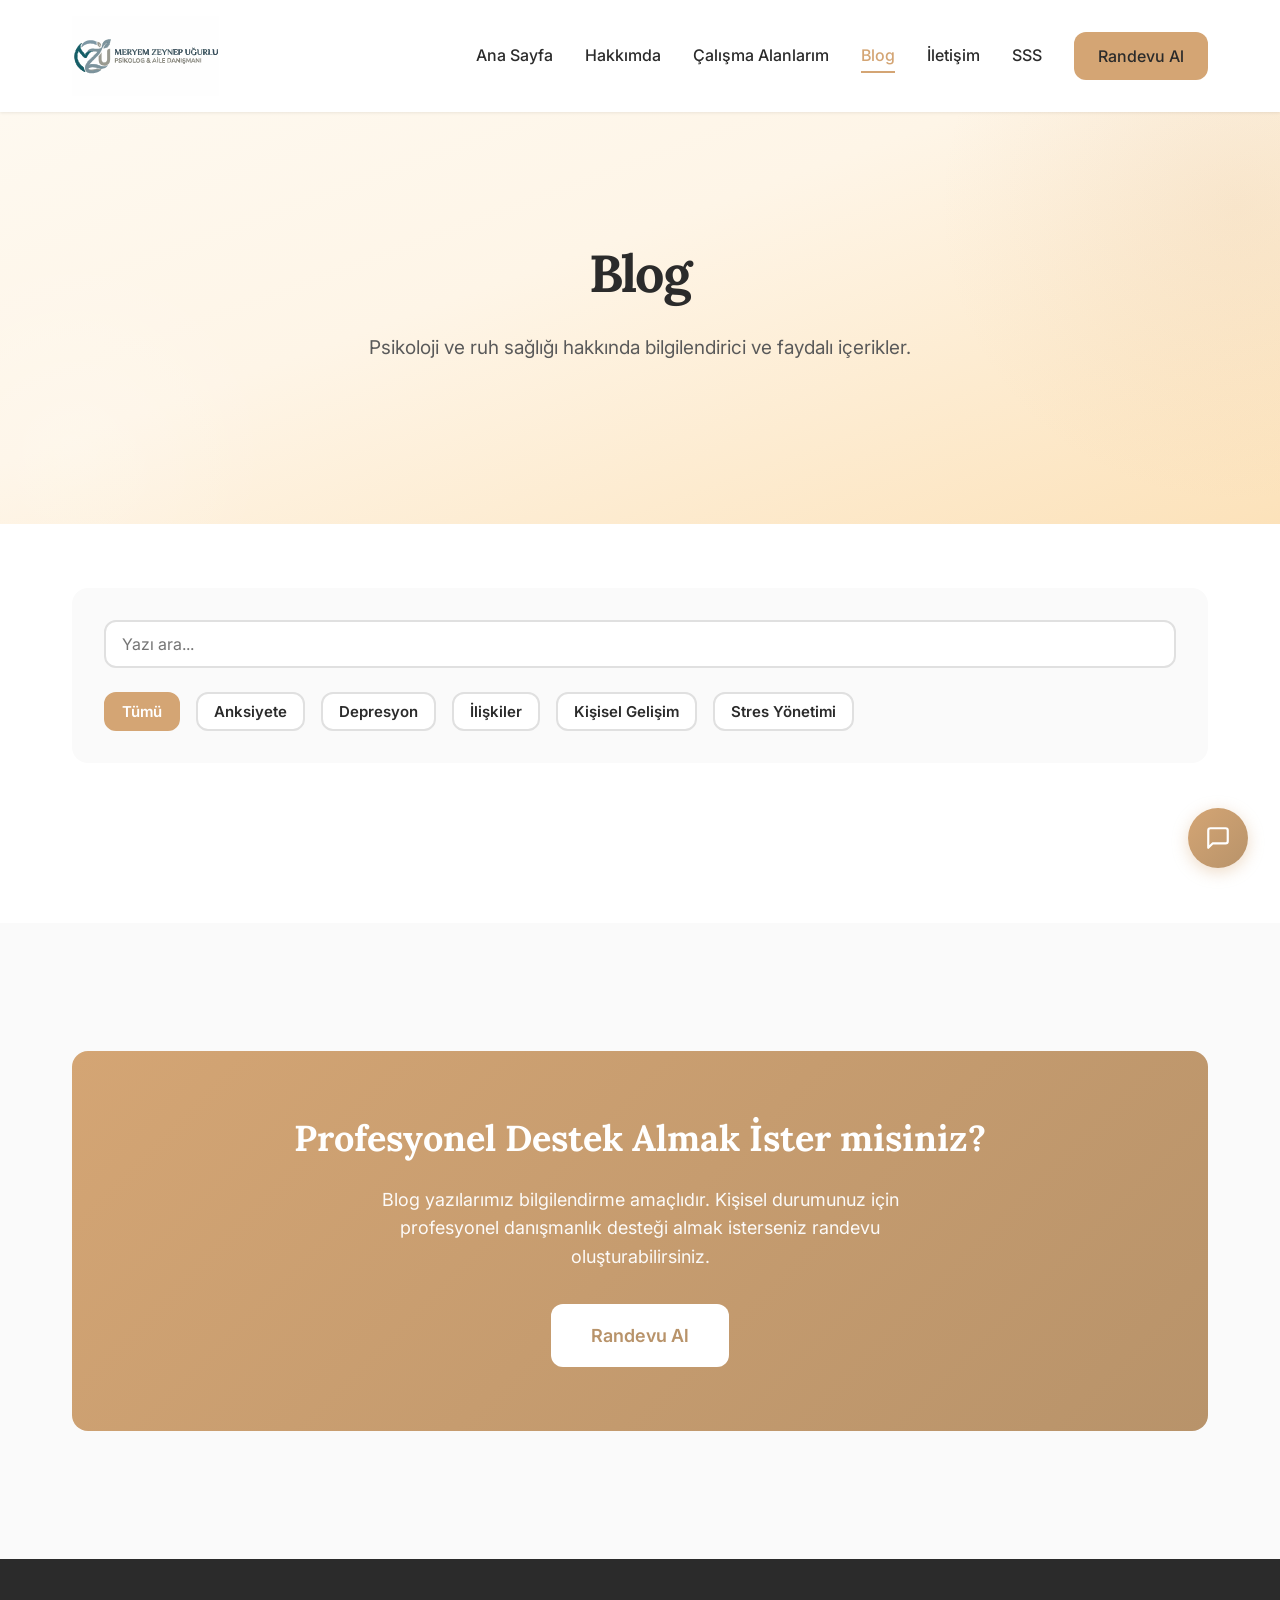
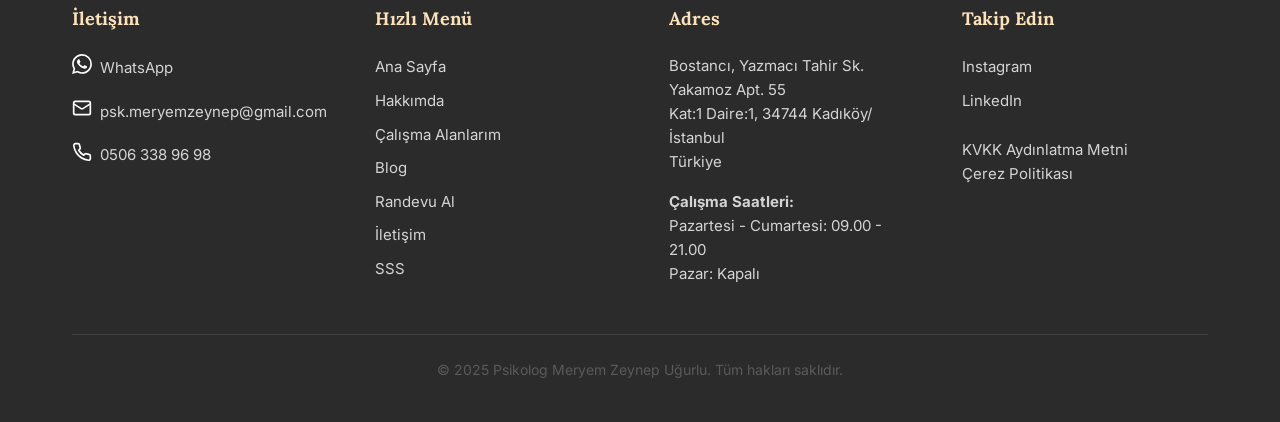
<file: blog.html>
<!DOCTYPE html>
<html lang="tr">
<head>
  <meta charset="UTF-8">
  <meta name="viewport" content="width=device-width, initial-scale=1.0">

  <!-- SEO Meta Etiketleri -->
  <title>Blog - Psikoloji ve Ruh Sağlığı Yazıları | Psikolog</title>
  <meta name="description" content="Ruh sağlığı, psikoloji, anksiyete, depresyon, ilişkiler ve kişisel gelişim hakkında bilgilendirici blog yazıları.">
  <meta name="keywords" content="psikoloji blog, ruh sağlığı yazıları, anksiyete, depresyon, ilişkiler, kişisel gelişim">
  <meta name="author" content="Psikolog">
  <meta name="robots" content="index, follow">
  <link rel="canonical" href="https://www.psikologlarmeryemzeynep.com/blog.html">

  <!-- Open Graph -->
  <meta property="og:title" content="Blog - Psikoloji ve Ruh Sağlığı Yazıları">
  <meta property="og:description" content="Ruh sağlığı ve psikoloji hakkında bilgilendirici yazılar.">
  <meta property="og:type" content="website">
  <meta property="og:url" content="https://www.psikologlarmeryemzeynep.com/blog.html">
  <meta property="og:image" content="https://www.psikologlarmeryemzeynep.com/assets/img/kahraman.webp">

  <!-- Favicon -->
  <link rel="icon" type="image/svg+xml" href="assets/img/logo.svg">

  <!-- Google Fonts -->
  <link rel="preconnect" href="https://fonts.googleapis.com">
  <link rel="preconnect" href="https://fonts.gstatic.com" crossorigin>
  <link href="https://fonts.googleapis.com/css2?family=Inter:wght@400;500;600;700&family=Lora:wght@400;500;600;700&display=swap" rel="stylesheet">
  <!-- Stylesheet -->
  <link rel="stylesheet" href="assets/styles.css">

  <!-- JSON-LD -->
  <script type="application/ld+json">
  {
    "@context": "https://schema.org",
    "@type": "Blog",
    "name": "Psikolog Blog",
    "description": "Ruh sağlığı ve psikoloji hakkında bilgilendirici yazılar",
    "url": "https://www.psikologlarmeryemzeynep.com/blog.html",
    "author": {
      "@type": "Person",
      "name": "Meryem Zeynep Uğurlu"
    }
  }
  </script>
  <script src="https://identity.netlify.com/v1/netlify-identity-widget.js"></script>
</head>
<body>
  <a href="#main-content" class="skip-link">Ana içeriğe geç</a>

  <!-- Header & Navigation -->
  <header class="site-header">
    <div class="header-container">
      <a href="index.html" class="logo" aria-label="Ana Sayfa">
        <img src="assets/img/logo.svg" alt="Psikolog Meryem Zeynep Uğurlu Logo">
      </a>

      <button class="menu-toggle" aria-expanded="false" aria-label="Menüyü aç/kapat">
        <span></span>
        <span></span>
        <span></span>
      </button>

      <nav aria-label="Ana navigasyon">
        <ul class="nav-menu">
          <li><a href="index.html">Ana Sayfa</a></li>
          <li><a href="hakkimda.html">Hakkımda</a></li>
          <li><a href="calisma-alanlari.html">Çalışma Alanlarım</a></li>
          <li><a href="blog.html">Blog</a></li>
          <li><a href="iletisim.html">İletişim</a></li>
          <li><a href="sss.html">SSS</a></li>
          <li><a href="randevu.html" class="btn btn-primary">Randevu Al</a></li>
        </ul>
      </nav>
    </div>
  </header>

  <!-- Main Content -->
  <main id="main-content">
    <!-- Hero -->
    <section class="hero">
      <div class="hero-content">
        <h1>Blog</h1>
        <p>
          Psikoloji ve ruh sağlığı hakkında bilgilendirici ve faydalı içerikler.
        </p>
      </div>
    </section>

    <!-- Blog Liste -->
    <section class="section">
      <div class="container">
        <!-- Arama ve Filtreleme -->
        <div class="blog-controls">
          <div class="blog-search">
            <input
              type="search"
              id="blog-search"
              class="blog-search-input"
              placeholder="Yazı ara..."
              aria-label="Blog yazılarında ara">
          </div>

          <div class="blog-filters">
            <button class="blog-filter-btn active" data-category="all">
              Tümü
            </button>
            <button class="blog-filter-btn" data-category="anksiyete">
              Anksiyete
            </button>
            <button class="blog-filter-btn" data-category="depresyon">
              Depresyon
            </button>
            <button class="blog-filter-btn" data-category="iliskiler">
              İlişkiler
            </button>
            <button class="blog-filter-btn" data-category="kisisel-gelisim">
              Kişisel Gelişim
            </button>
            <button class="blog-filter-btn" data-category="stres">
              Stres Yönetimi
            </button>
          </div>
        </div>

        <!-- Blog Kartları (JavaScript ile yüklenir) -->
        <div class="blog-grid"></div>

        <!-- Pagination (Opsiyonel - Daha fazla yazı varsa) -->
        <!-- <div class="blog-pagination">
          <a href="#" class="pagination-btn disabled" aria-label="Önceki sayfa">
            ← Önceki
          </a>
          <a href="#" class="pagination-btn active">1</a>
          <a href="#" class="pagination-btn">2</a>
          <a href="#" class="pagination-btn">3</a>
          <a href="#" class="pagination-btn" aria-label="Sonraki sayfa">
            Sonraki →
          </a>
        </div> -->
      </div>
    </section>

    <!-- CTA -->
    <section class="section section-alt">
      <div class="container">
        <div class="cta-section">
          <h2>Profesyonel Destek Almak İster misiniz?</h2>
          <p>
            Blog yazılarımız bilgilendirme amaçlıdır. Kişisel durumunuz için
            profesyonel danışmanlık desteği almak isterseniz randevu oluşturabilirsiniz.
          </p>
          <a href="randevu.html" class="btn btn-primary btn-large">Randevu Al</a>
        </div>
      </div>
    </section>
  </main>

  <!-- Footer -->
  <footer class="site-footer">
    <div class="container">
      <div class="footer-content">
        <div class="footer-section">
          <h3>İletişim</h3>
          <div class="footer-contact-item">
            <span aria-hidden="true">
              <svg xmlns="http://www.w3.org/2000/svg" width="20" height="20" viewBox="0 0 24 24" fill="currentColor"><path d="M17.472 14.382c-.297-.149-1.758-.867-2.03-.967-.273-.099-.471-.148-.67.15-.197.297-.767.966-.94 1.164-.173.199-.347.223-.644.075-.297-.15-1.255-.463-2.39-1.475-.883-.788-1.48-1.761-1.653-2.059-.173-.297-.018-.458.13-.606.134-.133.298-.347.446-.52.149-.174.198-.298.298-.497.099-.198.05-.371-.025-.52-.075-.149-.669-1.612-.916-2.207-.242-.579-.487-.5-.669-.51-.173-.008-.371-.01-.57-.01-.198 0-.52.074-.792.372-.272.297-1.04 1.016-1.04 2.479 0 1.462 1.065 2.875 1.213 3.074.149.198 2.096 3.2 5.077 4.487.709.306 1.262.489 1.694.625.712.227 1.36.195 1.871.118.571-.085 1.758-.719 2.006-1.413.248-.694.248-1.289.173-1.413-.074-.124-.272-.198-.57-.347m-5.421 7.403h-.004a9.87 9.87 0 01-5.031-1.378l-.361-.214-3.741.982.998-3.648-.235-.374a9.86 9.86 0 01-1.51-5.26c.001-5.45 4.436-9.884 9.888-9.884 2.64 0 5.122 1.03 6.988 2.898a9.825 9.825 0 012.893 6.994c-.003 5.45-4.437 9.884-9.885 9.884m8.413-18.297A11.815 11.815 0 0012.05 0C5.495 0 .16 5.335.157 11.892c0 2.096.547 4.142 1.588 5.945L.057 24l6.305-1.654a11.882 11.882 0 005.683 1.448h.005c6.554 0 11.89-5.335 11.893-11.893a11.821 11.821 0 00-3.48-8.413z"/></svg>
            </span>
            <a href="https://wa.me/905063389698" target="_blank" rel="noopener noreferrer">WhatsApp</a>
          </div>
          <div class="footer-contact-item">
            <span aria-hidden="true">
              <svg xmlns="http://www.w3.org/2000/svg" width="20" height="20" viewBox="0 0 24 24" fill="none" stroke="currentColor" stroke-width="2" stroke-linecap="round" stroke-linejoin="round"><rect width="20" height="16" x="2" y="4" rx="2"/><path d="m22 7-8.97 5.7a1.94 1.94 0 0 1-2.06 0L2 7"/></svg>
            </span>
            <a href="mailto:psk.meryemzeynep@gmail.com">psk.meryemzeynep@gmail.com</a>
          </div>
          <div class="footer-contact-item">
            <span aria-hidden="true">
              <svg xmlns="http://www.w3.org/2000/svg" width="20" height="20" viewBox="0 0 24 24" fill="none" stroke="currentColor" stroke-width="2" stroke-linecap="round" stroke-linejoin="round"><path d="M22 16.92v3a2 2 0 0 1-2.18 2 19.79 19.79 0 0 1-8.63-3.07 19.5 19.5 0 0 1-6-6 19.79 19.79 0 0 1-3.07-8.67A2 2 0 0 1 4.11 2h3a2 2 0 0 1 2 1.72 12.84 12.84 0 0 0 .7 2.81 2 2 0 0 1-.45 2.11L8.09 9.91a16 16 0 0 0 6 6l1.27-1.27a2 2 0 0 1 2.11-.45 12.84 12.84 0 0 0 2.81.7A2 2 0 0 1 22 16.92z"/></svg>
            </span>
            <a href="tel:+905063389698">0506 338 96 98</a>
          </div>
        </div>

        <div class="footer-section">
          <h3>Hızlı Menü</h3>
          <ul class="footer-links">
            <li><a href="index.html">Ana Sayfa</a></li>
            <li><a href="hakkimda.html">Hakkımda</a></li>
            <li><a href="calisma-alanlari.html">Çalışma Alanlarım</a></li>
            <li><a href="blog.html">Blog</a></li>
            <li><a href="randevu.html">Randevu Al</a></li>
            <li><a href="iletisim.html">İletişim</a></li>
            <li><a href="sss.html">SSS</a></li>
          </ul>
        </div>

        <div class="footer-section">
          <h3>Adres</h3>
          <p>
            Bostancı, Yazmacı Tahir Sk. Yakamoz Apt. 55<br>
            Kat:1 Daire:1, 34744 Kadıköy/İstanbul<br>
            Türkiye
          </p>
          <p><strong>Çalışma Saatleri:</strong><br>
          Pazartesi - Cumartesi: 09.00 - 21.00<br>
          Pazar: Kapalı</p>
        </div>

        <div class="footer-section">
          <h3>Takip Edin</h3>
          <ul class="footer-links">
            <li><a href="https://www.instagram.com/psk.meryemugurlu" target="_blank" rel="noopener noreferrer">Instagram</a></li>
            <li><a href="https://tr.linkedin.com/in/meryem-zeynep-ugurlu" target="_blank" rel="noopener noreferrer">LinkedIn</a></li>
          </ul>
          <p style="margin-top: var(--space-md); font-size: 0.875rem;">
            <a href="kvkk.html">KVKK Aydınlatma Metni</a><br>
            <a href="cerez-politikasi.html">Çerez Politikası</a>
          </p>
        </div>
      </div>

      <div class="footer-bottom">
        <p>&copy; 2025 Psikolog Meryem Zeynep Uğurlu. Tüm hakları saklıdır.</p>
      </div>
    </div>
  </footer>

  <!-- Sabit İletişim Butonları (Speed Dial) -->
  <div class="fixed-contact" id="speedDial" aria-label="Hızlı iletişim">
    <div class="speed-dial-items">
      <a href="mailto:psk.meryemzeynep@gmail.com?subject=Randevu%20Talebi"
         class="contact-btn email"
         aria-label="E-posta gönder">
        <svg xmlns="http://www.w3.org/2000/svg" width="22" height="22" viewBox="0 0 24 24" fill="none" stroke="currentColor" stroke-width="2" stroke-linecap="round" stroke-linejoin="round" aria-hidden="true"><rect x="2" y="4" width="20" height="16" rx="2"/><path d="M22 4l-10 8L2 4"/></svg>
        <span class="contact-btn-label">E-posta</span>
      </a>
      <a href="tel:+905063389698" class="contact-btn phone" aria-label="Telefon ile ara">
        <svg xmlns="http://www.w3.org/2000/svg" width="22" height="22" viewBox="0 0 24 24" fill="none" stroke="currentColor" stroke-width="2" stroke-linecap="round" stroke-linejoin="round" aria-hidden="true"><path d="M22 16.92v3a2 2 0 0 1-2.18 2 19.79 19.79 0 0 1-8.63-3.07 19.5 19.5 0 0 1-6-6 19.79 19.79 0 0 1-3.07-8.67A2 2 0 0 1 4.11 2h3a2 2 0 0 1 2 1.72 12.84 12.84 0 0 0 .7 2.81 2 2 0 0 1-.45 2.11L8.09 9.91a16 16 0 0 0 6 6l1.27-1.27a2 2 0 0 1 2.11-.45 12.84 12.84 0 0 0 2.81.7A2 2 0 0 1 22 16.92z"/></svg>
        <span class="contact-btn-label">Telefon</span>
      </a>
      <a href="https://wa.me/905063389698"
         class="contact-btn whatsapp"
         target="_blank"
         rel="noopener noreferrer"
         aria-label="WhatsApp ile iletişime geç">
        <svg xmlns="http://www.w3.org/2000/svg" width="22" height="22" viewBox="0 0 24 24" fill="currentColor"><path d="M17.472 14.382c-.297-.149-1.758-.867-2.03-.967-.273-.099-.471-.148-.67.15-.197.297-.767.966-.94 1.164-.173.199-.347.223-.644.075-.297-.15-1.255-.463-2.39-1.475-.883-.788-1.48-1.761-1.653-2.059-.173-.297-.018-.458.13-.606.134-.133.298-.347.446-.52.149-.174.198-.298.298-.497.099-.198.05-.371-.025-.52-.075-.149-.669-1.612-.916-2.207-.242-.579-.487-.5-.669-.51-.173-.008-.371-.01-.57-.01-.198 0-.52.074-.792.372-.272.297-1.04 1.016-1.04 2.479 0 1.462 1.065 2.875 1.213 3.074.149.198 2.096 3.2 5.077 4.487.709.306 1.262.489 1.694.625.712.227 1.36.195 1.871.118.571-.085 1.758-.719 2.006-1.413.248-.694.248-1.289.173-1.413-.074-.124-.272-.198-.57-.347m-5.421 7.403h-.004a9.87 9.87 0 01-5.031-1.378l-.361-.214-3.741.982.998-3.648-.235-.374a9.86 9.86 0 01-1.51-5.26c.001-5.45 4.436-9.884 9.888-9.884 2.64 0 5.122 1.03 6.988 2.898a9.825 9.825 0 012.893 6.994c-.003 5.45-4.437 9.884-9.885 9.884m8.413-18.297A11.815 11.815 0 0012.05 0C5.495 0 .16 5.335.157 11.892c0 2.096.547 4.142 1.588 5.945L.057 24l6.305-1.654a11.882 11.882 0 005.683 1.448h.005c6.554 0 11.89-5.335 11.893-11.893a11.821 11.821 0 00-3.48-8.413z"/></svg>
        <span class="contact-btn-label">WhatsApp</span>
      </a>
    </div>
    <button class="speed-dial-trigger" id="speedDialTrigger" aria-label="İletişim seçeneklerini aç" aria-expanded="false">
      <svg class="speed-dial-icon-open" xmlns="http://www.w3.org/2000/svg" width="26" height="26" viewBox="0 0 24 24" fill="none" stroke="currentColor" stroke-width="2" stroke-linecap="round" stroke-linejoin="round"><path d="M21 15a2 2 0 0 1-2 2H7l-4 4V5a2 2 0 0 1 2-2h14a2 2 0 0 1 2 2z"/></svg>
      <svg class="speed-dial-icon-close" xmlns="http://www.w3.org/2000/svg" width="26" height="26" viewBox="0 0 24 24" fill="none" stroke="currentColor" stroke-width="2" stroke-linecap="round" stroke-linejoin="round"><line x1="18" y1="6" x2="6" y2="18"/><line x1="6" y1="6" x2="18" y2="18"/></svg>
    </button>
  </div>

  <!-- JavaScript -->
  <script src="assets/app.js"></script>
  <script>
    if (window.netlifyIdentity) {
      window.netlifyIdentity.on("init", function(user) {
        if (!user) { window.netlifyIdentity.on("login", function() { document.location.href = "/admin/"; }); }
      });
    }
  </script>
</body>
</html>
</file>
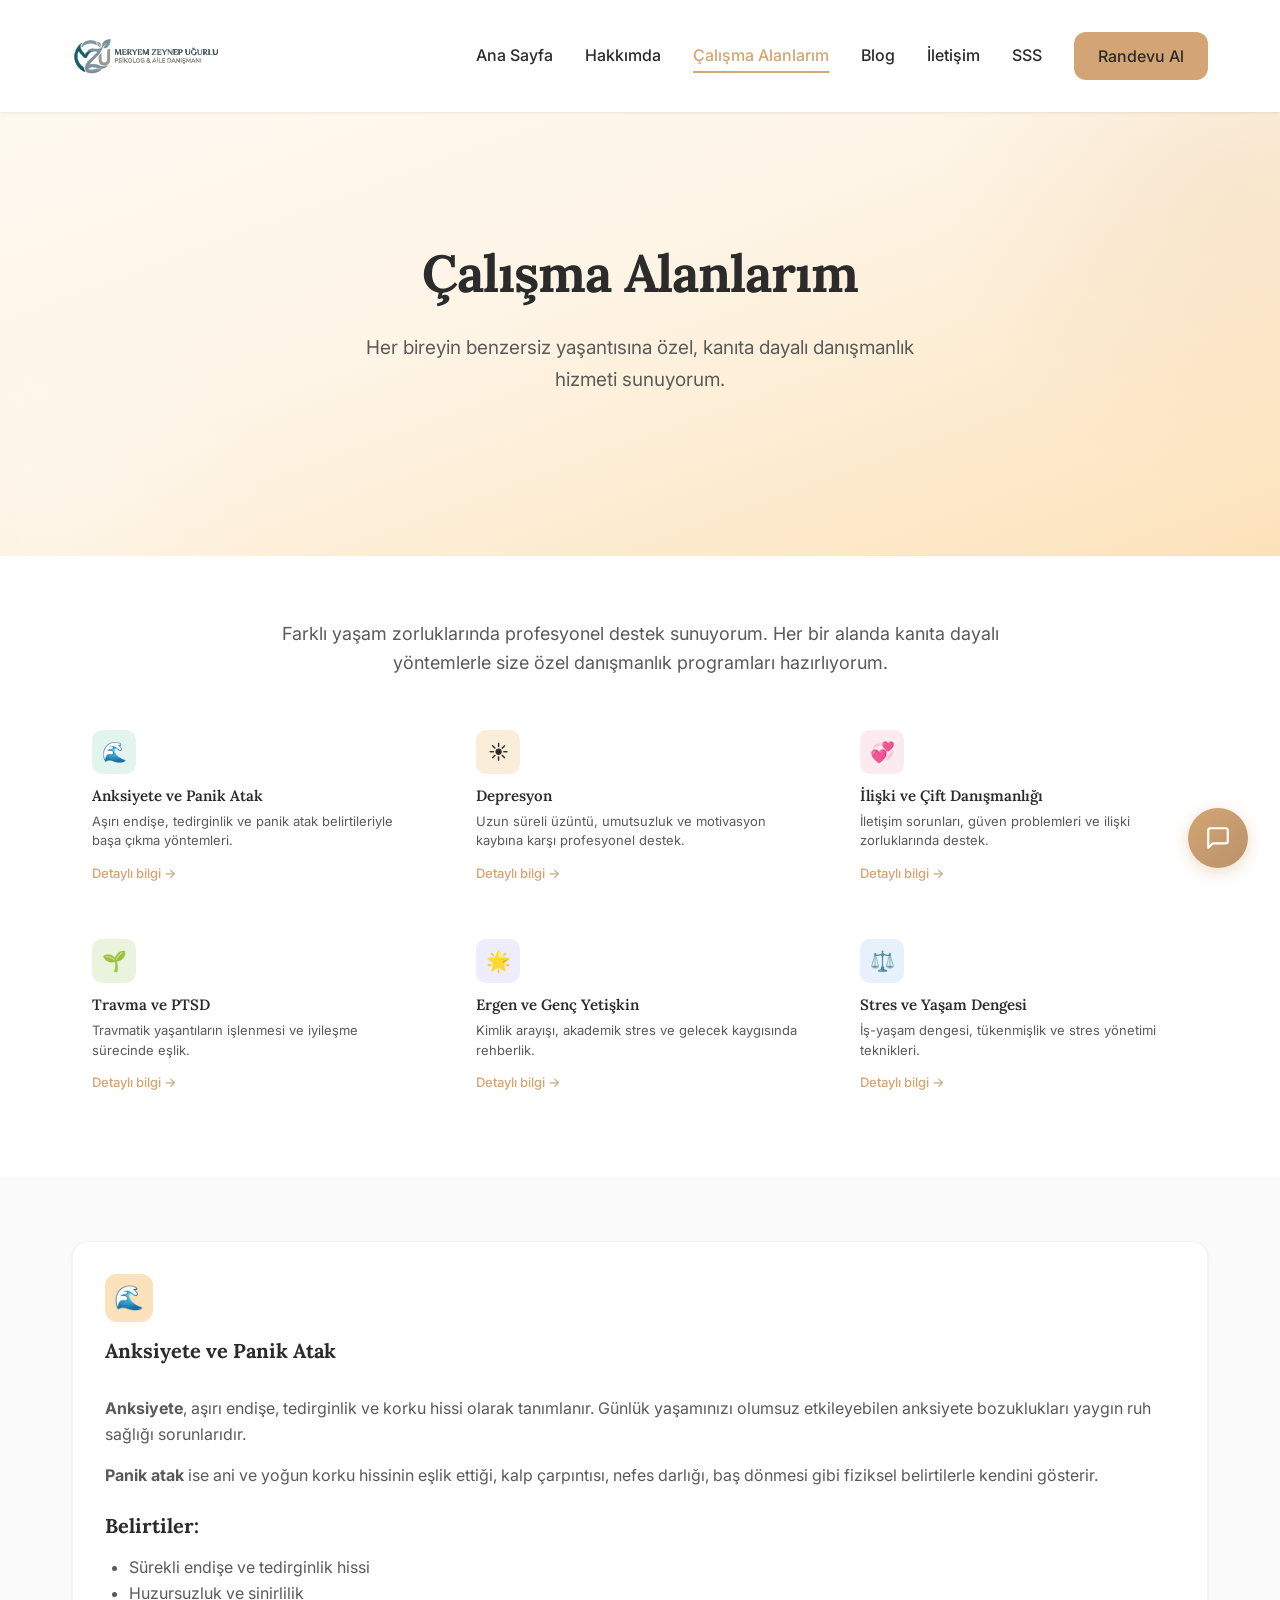
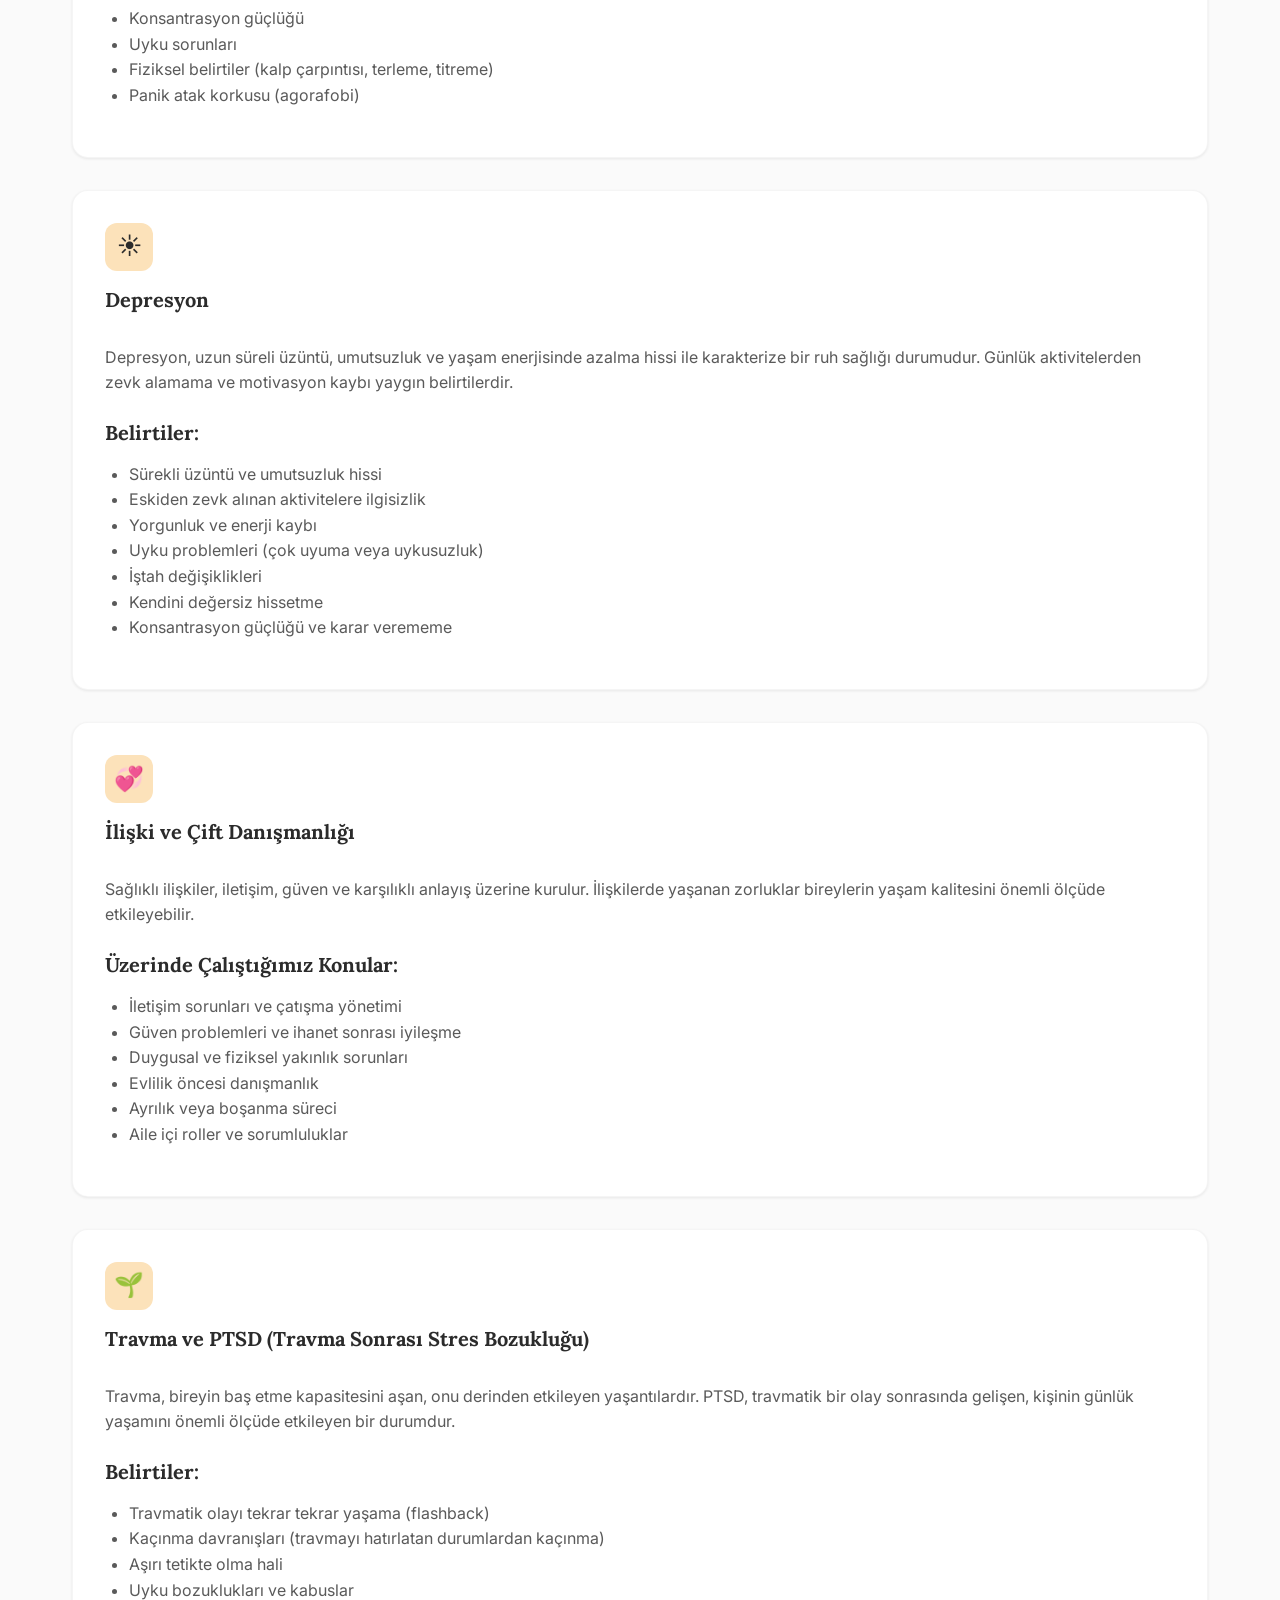
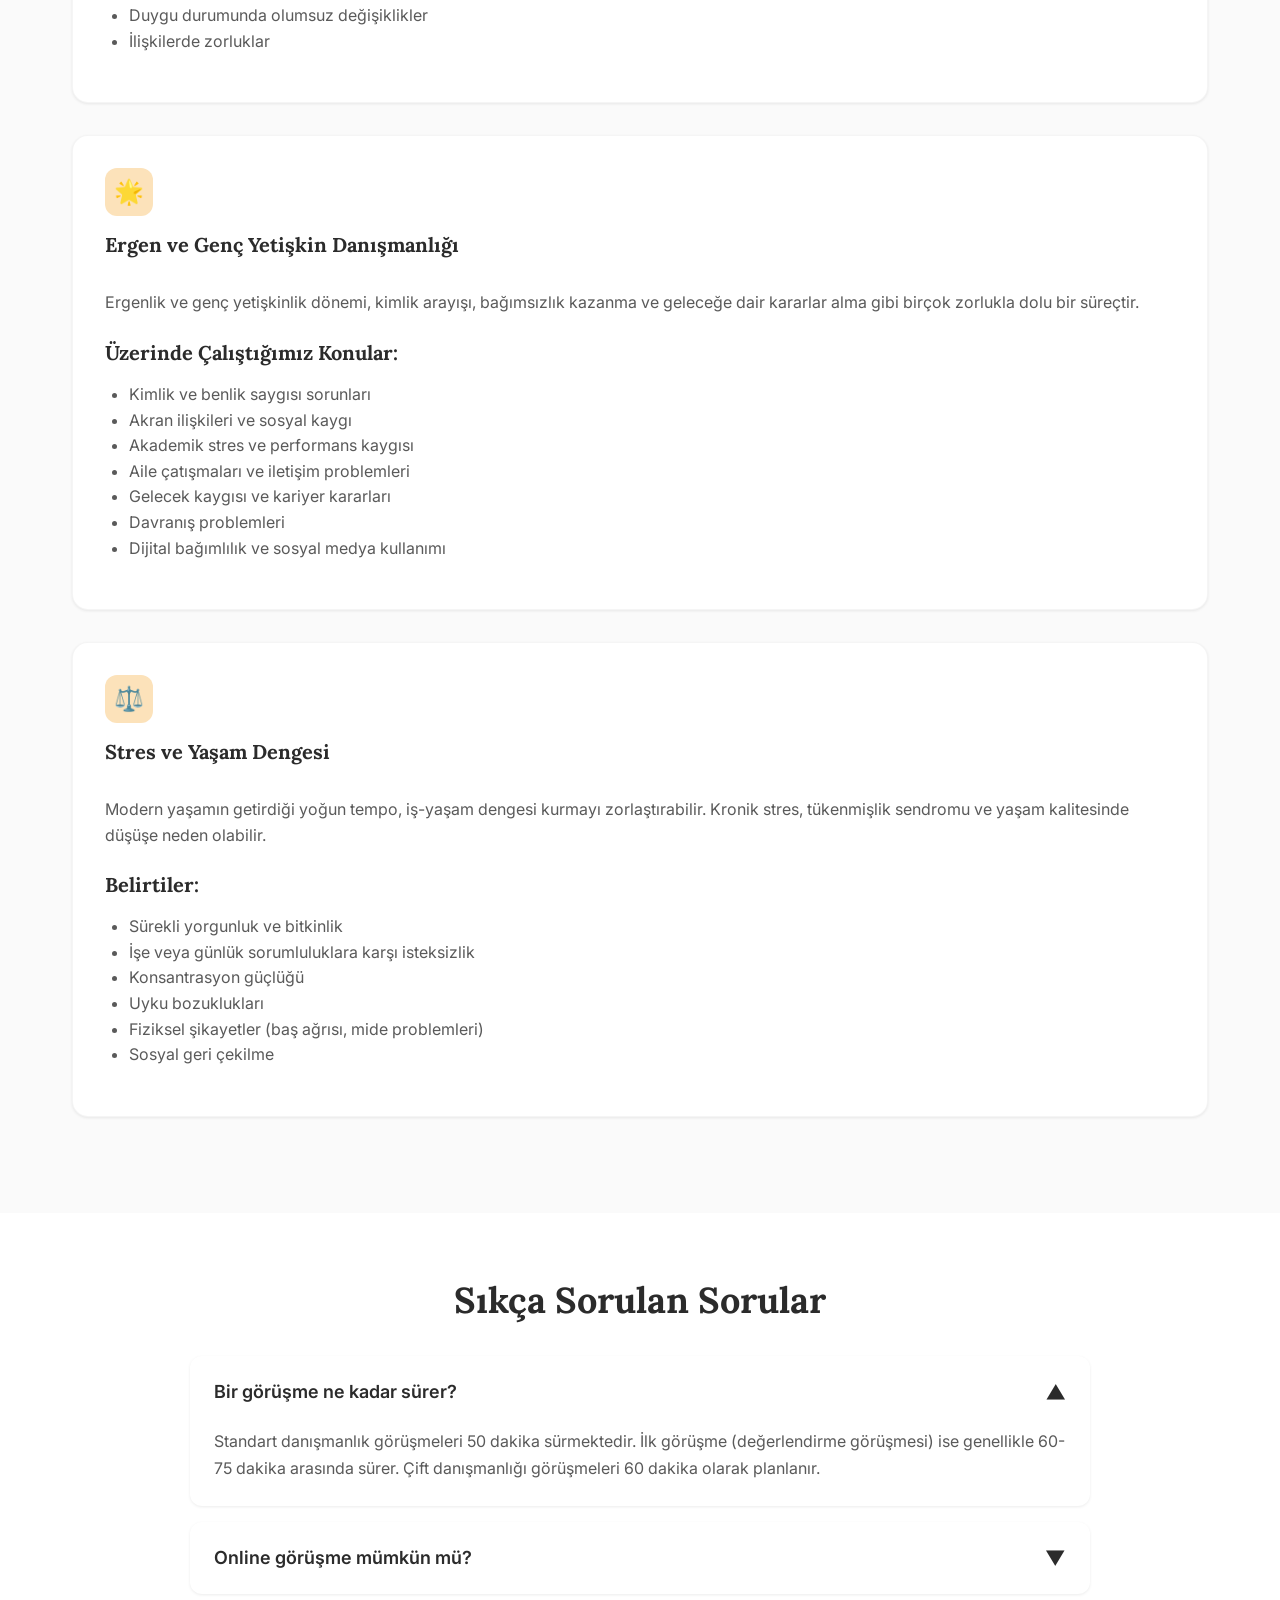
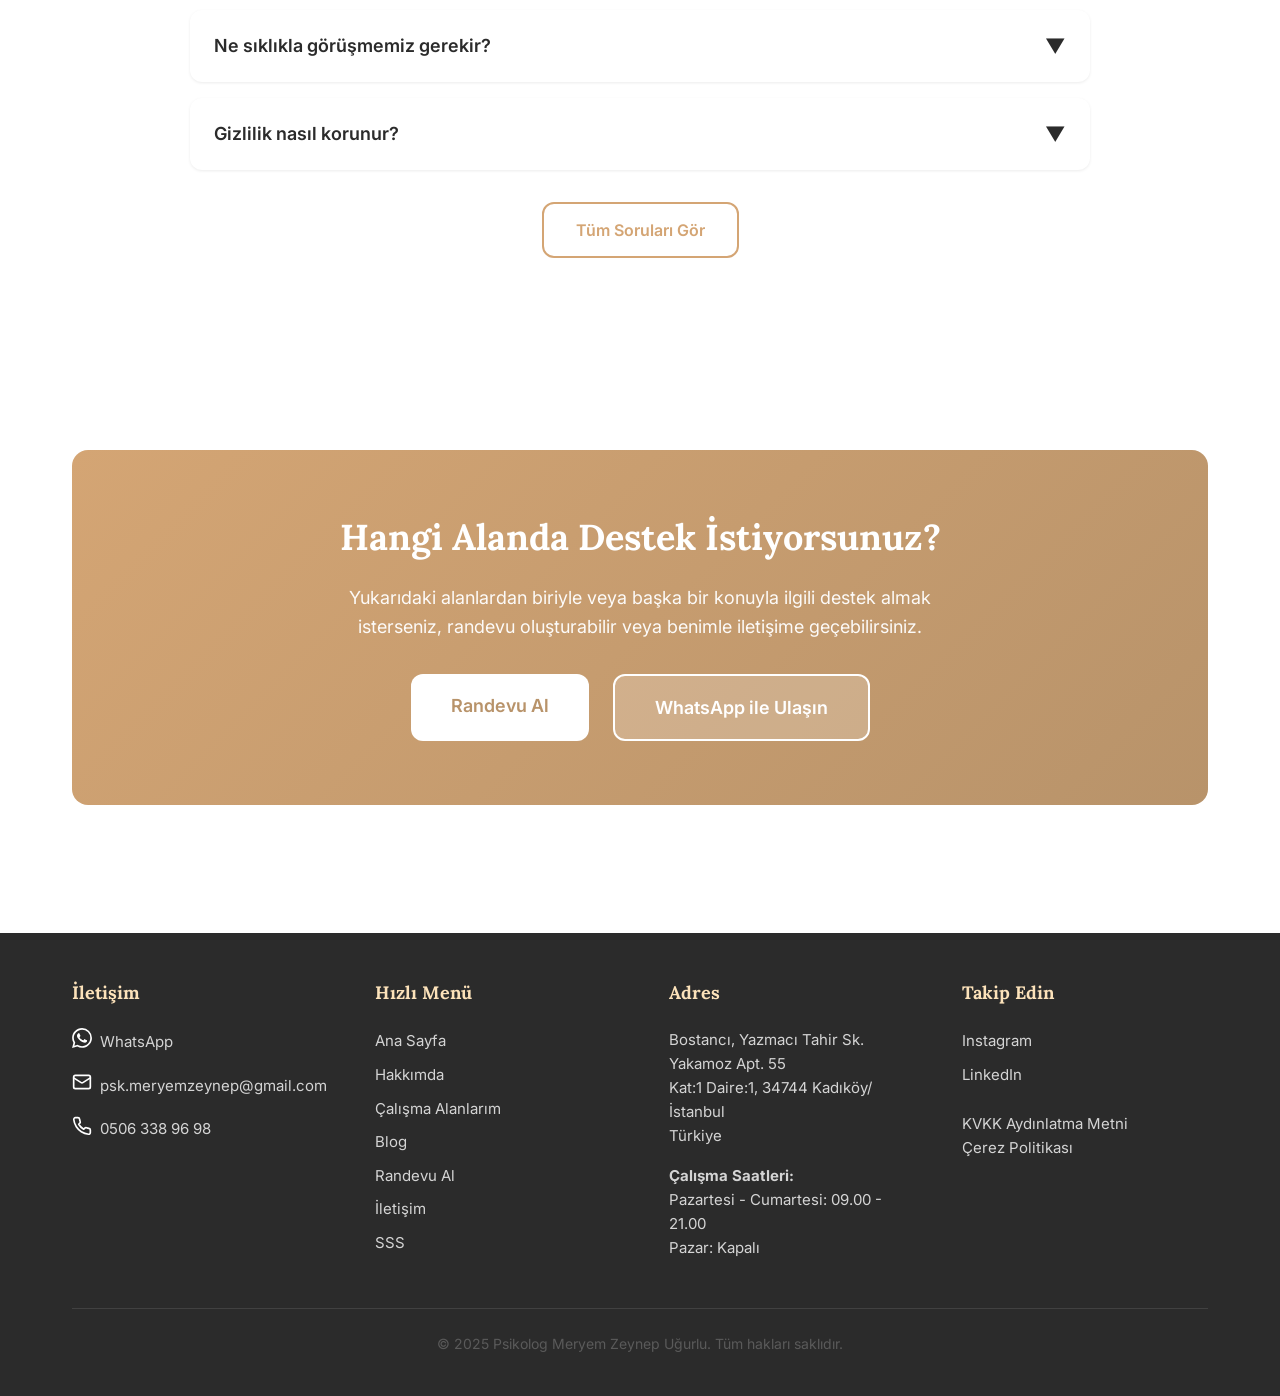
<file: calisma-alanlari.html>
<!DOCTYPE html>
<html lang="tr">
<head>
  <meta charset="UTF-8">
  <meta name="viewport" content="width=device-width, initial-scale=1.0">

  <!-- SEO Meta Etiketleri -->
  <title>Çalışma Alanları - Anksiyete, Depresyon, Travma, İlişki Danışmanlığı | Psikolog Meryem Zeynep Uğurlu</title>
  <meta name="description" content="Psikolog Meryem Zeynep Uğurlu - Anksiyete, depresyon, travma, ilişki sorunları, ergen danışmanlığı ve stres yönetimi konularında profesyonel psikolojik danışmanlık hizmeti sunuyorum.">
  <meta name="keywords" content="anksiyete danışmanlığı, depresyon danışmanlığı, çift danışmanlığı, travma danışmanlığı, ergen psikoloğu, stres yönetimi, psikolog kadıköy">
  <meta name="author" content="Psikolog Meryem Zeynep Uğurlu">
  <meta name="robots" content="index, follow">
  <link rel="canonical" href="https://www.psikologlarmeryemzeynep.com/calisma-alanlari.html">

  <!-- Open Graph -->
  <meta property="og:title" content="Çalışma Alanları | Psikolog Meryem Zeynep Uğurlu">
  <meta property="og:description" content="Anksiyete, depresyon, travma, ilişki sorunları ve daha fazlası için profesyonel psikolojik danışmanlık hizmeti.">
  <meta property="og:type" content="website">
  <meta property="og:url" content="https://www.psikologlarmeryemzeynep.com/calisma-alanlari.html">
  <meta property="og:image" content="https://www.psikologlarmeryemzeynep.com/assets/img/profil.webp">
  <meta property="og:locale" content="tr_TR">

  <!-- Twitter Card -->
  <meta name="twitter:card" content="summary_large_image">
  <meta name="twitter:title" content="Çalışma Alanları | Psikolog Meryem Zeynep Uğurlu">
  <meta name="twitter:description" content="Profesyonel psikolojik danışmanlık hizmetleri.">
  <meta name="twitter:image" content="https://www.psikologlarmeryemzeynep.com/assets/img/profil.webp">

  <!-- Favicon -->
  <link rel="icon" type="image/svg+xml" href="assets/img/logo.svg">

  <!-- Google Fonts -->
  <link rel="preconnect" href="https://fonts.googleapis.com">
  <link rel="preconnect" href="https://fonts.gstatic.com" crossorigin>
  <link href="https://fonts.googleapis.com/css2?family=Inter:wght@400;500;600;700&family=Lora:wght@400;500;600;700&display=swap" rel="stylesheet">
  <!-- Stylesheet -->
  <link rel="stylesheet" href="assets/styles.css">

  <!-- JSON-LD -->
  <script type="application/ld+json">
  {
    "@context": "https://schema.org",
    "@type": "Psychologist",
    "name": "Psikolog Meryem Zeynep Uğurlu",
    "url": "https://www.psikologlarmeryemzeynep.com/calisma-alanlari.html",
    "email": "psk.meryemzeynep@gmail.com",
    "address": {
      "@type": "PostalAddress",
      "streetAddress": "Bostancı, Yazmacı Tahir Sk. Yakamoz Apt. 55 Kat:1 Daire:1",
      "addressLocality": "Kadıköy",
      "addressRegion": "İstanbul",
      "postalCode": "34744",
      "addressCountry": "TR"
    }
  }
  </script>
</head>
<body>
  <a href="#main-content" class="skip-link">Ana içeriğe geç</a>

  <!-- Header & Navigation -->
  <header class="site-header">
    <div class="header-container">
      <a href="index.html" class="logo" aria-label="Ana Sayfa">
        <img src="assets/img/logo.svg" alt="Psikolog Meryem Zeynep Uğurlu Logo">
      </a>

      <button class="menu-toggle" aria-expanded="false" aria-label="Menüyü aç/kapat">
        <span></span>
        <span></span>
        <span></span>
      </button>

      <nav aria-label="Ana navigasyon">
        <ul class="nav-menu">
          <li><a href="index.html">Ana Sayfa</a></li>
          <li><a href="hakkimda.html">Hakkımda</a></li>
          <li><a href="calisma-alanlari.html">Çalışma Alanlarım</a></li>
          <li><a href="blog.html">Blog</a></li>
          <li><a href="iletisim.html">İletişim</a></li>
          <li><a href="sss.html">SSS</a></li>
          <li><a href="randevu.html" class="btn btn-primary">Randevu Al</a></li>
        </ul>
      </nav>
    </div>
  </header>

  <!-- Main Content -->
  <main id="main-content">
    <!-- Hero -->
    <section class="hero">
      <div class="hero-content">
        <h1>Çalışma Alanlarım</h1>
        <p>
          Her bireyin benzersiz yaşantısına özel, kanıta dayalı danışmanlık hizmeti sunuyorum.
        </p>
      </div>
    </section>

    <!-- Özet Kartları -->
    <section class="section">
      <div class="container">
        <div style="max-width: 800px; margin: 0 auto; text-align: center;">
          <p class="mb-lg" style="font-size: 1.125rem; color: var(--color-text-light);">
            Farklı yaşam zorluklarında profesyonel destek sunuyorum. Her bir alanda
            kanıta dayalı yöntemlerle size özel danışmanlık programları hazırlıyorum.
          </p>
        </div>

        <div class="area-grid">
          <a href="#anksiyete" class="area-card">
            <div class="area-icon" style="background-color: #E1F5EE;">
              <span aria-hidden="true">🌊</span>
            </div>
            <h3>Anksiyete ve Panik Atak</h3>
            <p>Aşırı endişe, tedirginlik ve panik atak belirtileriyle başa çıkma yöntemleri.</p>
            <span class="area-link">Detaylı bilgi →</span>
          </a>

          <a href="#depresyon" class="area-card">
            <div class="area-icon" style="background-color: #FAEEDA;">
              <span aria-hidden="true">☀️</span>
            </div>
            <h3>Depresyon</h3>
            <p>Uzun süreli üzüntü, umutsuzluk ve motivasyon kaybına karşı profesyonel destek.</p>
            <span class="area-link">Detaylı bilgi →</span>
          </a>

          <a href="#iliski" class="area-card">
            <div class="area-icon" style="background-color: #FBEAF0;">
              <span aria-hidden="true">💞</span>
            </div>
            <h3>İlişki ve Çift Danışmanlığı</h3>
            <p>İletişim sorunları, güven problemleri ve ilişki zorluklarında destek.</p>
            <span class="area-link">Detaylı bilgi →</span>
          </a>

          <a href="#travma" class="area-card">
            <div class="area-icon" style="background-color: #EAF3DE;">
              <span aria-hidden="true">🌱</span>
            </div>
            <h3>Travma ve PTSD</h3>
            <p>Travmatik yaşantıların işlenmesi ve iyileşme sürecinde eşlik.</p>
            <span class="area-link">Detaylı bilgi →</span>
          </a>

          <a href="#ergen" class="area-card">
            <div class="area-icon" style="background-color: #EEEDFE;">
              <span aria-hidden="true">🌟</span>
            </div>
            <h3>Ergen ve Genç Yetişkin</h3>
            <p>Kimlik arayışı, akademik stres ve gelecek kaygısında rehberlik.</p>
            <span class="area-link">Detaylı bilgi →</span>
          </a>

          <a href="#stres" class="area-card">
            <div class="area-icon" style="background-color: #E6F1FB;">
              <span aria-hidden="true">⚖️</span>
            </div>
            <h3>Stres ve Yaşam Dengesi</h3>
            <p>İş-yaşam dengesi, tükenmişlik ve stres yönetimi teknikleri.</p>
            <span class="area-link">Detaylı bilgi →</span>
          </a>
        </div>
      </div>
    </section>

    <!-- Çalışma Alanları Detay -->
    <section class="section section-alt">
      <div class="container">
        <!-- 1. Anksiyete ve Panik Atak -->
        <div id="anksiyete" class="card mb-lg">
          <div class="card-header">
            <div class="card-icon" aria-hidden="true">🌊</div>
            <h2 class="card-title">Anksiyete ve Panik Atak</h2>
          </div>
          <div class="card-body">
            <p>
              <strong>Anksiyete</strong>, aşırı endişe, tedirginlik ve korku hissi olarak
              tanımlanır. Günlük yaşamınızı olumsuz etkileyebilen anksiyete bozuklukları
              yaygın ruh sağlığı sorunlarıdır.
            </p>
            <p>
              <strong>Panik atak</strong> ise ani ve yoğun korku hissinin eşlik ettiği,
              kalp çarpıntısı, nefes darlığı, baş dönmesi gibi fiziksel belirtilerle
              kendini gösterir.
            </p>

            <h4 style="margin-top: var(--space-md);">Belirtiler:</h4>
            <ul style="margin-left: var(--space-md); color: var(--color-text-light);">
              <li>Sürekli endişe ve tedirginlik hissi</li>
              <li>Huzursuzluk ve sinirlilik</li>
              <li>Konsantrasyon güçlüğü</li>
              <li>Uyku sorunları</li>
              <li>Fiziksel belirtiler (kalp çarpıntısı, terleme, titreme)</li>
              <li>Panik atak korkusu (agorafobi)</li>
            </ul>

          </div>
        </div>

        <!-- 2. Depresyon -->
        <div id="depresyon" class="card mb-lg">
          <div class="card-header">
            <div class="card-icon" aria-hidden="true">☀️</div>
            <h2 class="card-title">Depresyon</h2>
          </div>
          <div class="card-body">
            <p>
              Depresyon, uzun süreli üzüntü, umutsuzluk ve yaşam enerjisinde azalma
              hissi ile karakterize bir ruh sağlığı durumudur. Günlük aktivitelerden
              zevk alamama ve motivasyon kaybı yaygın belirtilerdir.
            </p>

            <h4 style="margin-top: var(--space-md);">Belirtiler:</h4>
            <ul style="margin-left: var(--space-md); color: var(--color-text-light);">
              <li>Sürekli üzüntü ve umutsuzluk hissi</li>
              <li>Eskiden zevk alınan aktivitelere ilgisizlik</li>
              <li>Yorgunluk ve enerji kaybı</li>
              <li>Uyku problemleri (çok uyuma veya uykusuzluk)</li>
              <li>İştah değişiklikleri</li>
              <li>Kendini değersiz hissetme</li>
              <li>Konsantrasyon güçlüğü ve karar verememe</li>
            </ul>

          </div>
        </div>

        <!-- 3. İlişki ve Çift Danışmanlığı -->
        <div id="iliski" class="card mb-lg">
          <div class="card-header">
            <div class="card-icon" aria-hidden="true">💞</div>
            <h2 class="card-title">İlişki ve Çift Danışmanlığı</h2>
          </div>
          <div class="card-body">
            <p>
              Sağlıklı ilişkiler, iletişim, güven ve karşılıklı anlayış üzerine kurulur.
              İlişkilerde yaşanan zorluklar bireylerin yaşam kalitesini önemli ölçüde
              etkileyebilir.
            </p>

            <h4 style="margin-top: var(--space-md);">Üzerinde Çalıştığımız Konular:</h4>
            <ul style="margin-left: var(--space-md); color: var(--color-text-light);">
              <li>İletişim sorunları ve çatışma yönetimi</li>
              <li>Güven problemleri ve ihanet sonrası iyileşme</li>
              <li>Duygusal ve fiziksel yakınlık sorunları</li>
              <li>Evlilik öncesi danışmanlık</li>
              <li>Ayrılık veya boşanma süreci</li>
              <li>Aile içi roller ve sorumluluklar</li>
            </ul>

          </div>
        </div>

        <!-- 4. Travma ve PTSD -->
        <div id="travma" class="card mb-lg">
          <div class="card-header">
            <div class="card-icon" aria-hidden="true">🌱</div>
            <h2 class="card-title">Travma ve PTSD (Travma Sonrası Stres Bozukluğu)</h2>
          </div>
          <div class="card-body">
            <p>
              Travma, bireyin baş etme kapasitesini aşan, onu derinden etkileyen
              yaşantılardır. PTSD, travmatik bir olay sonrasında gelişen, kişinin
              günlük yaşamını önemli ölçüde etkileyen bir durumdur.
            </p>

            <h4 style="margin-top: var(--space-md);">Belirtiler:</h4>
            <ul style="margin-left: var(--space-md); color: var(--color-text-light);">
              <li>Travmatik olayı tekrar tekrar yaşama (flashback)</li>
              <li>Kaçınma davranışları (travmayı hatırlatan durumlardan kaçınma)</li>
              <li>Aşırı tetikte olma hali</li>
              <li>Uyku bozuklukları ve kabuslar</li>
              <li>Duygu durumunda olumsuz değişiklikler</li>
              <li>İlişkilerde zorluklar</li>
            </ul>

          </div>
        </div>

        <!-- 5. Ergen ve Genç Yetişkin Danışmanlığı -->
        <div id="ergen" class="card mb-lg">
          <div class="card-header">
            <div class="card-icon" aria-hidden="true">🌟</div>
            <h2 class="card-title">Ergen ve Genç Yetişkin Danışmanlığı</h2>
          </div>
          <div class="card-body">
            <p>
              Ergenlik ve genç yetişkinlik dönemi, kimlik arayışı, bağımsızlık kazanma
              ve geleceğe dair kararlar alma gibi birçok zorlukla dolu bir süreçtir.
            </p>

            <h4 style="margin-top: var(--space-md);">Üzerinde Çalıştığımız Konular:</h4>
            <ul style="margin-left: var(--space-md); color: var(--color-text-light);">
              <li>Kimlik ve benlik saygısı sorunları</li>
              <li>Akran ilişkileri ve sosyal kaygı</li>
              <li>Akademik stres ve performans kaygısı</li>
              <li>Aile çatışmaları ve iletişim problemleri</li>
              <li>Gelecek kaygısı ve kariyer kararları</li>
              <li>Davranış problemleri</li>
              <li>Dijital bağımlılık ve sosyal medya kullanımı</li>
            </ul>

          </div>
        </div>

        <!-- 6. Stres ve Yaşam Dengesi -->
        <div id="stres" class="card mb-lg">
          <div class="card-header">
            <div class="card-icon" aria-hidden="true">⚖️</div>
            <h2 class="card-title">Stres ve Yaşam Dengesi</h2>
          </div>
          <div class="card-body">
            <p>
              Modern yaşamın getirdiği yoğun tempo, iş-yaşam dengesi kurmayı zorlaştırabilir.
              Kronik stres, tükenmişlik sendromu ve yaşam kalitesinde düşüşe neden olabilir.
            </p>

            <h4 style="margin-top: var(--space-md);">Belirtiler:</h4>
            <ul style="margin-left: var(--space-md); color: var(--color-text-light);">
              <li>Sürekli yorgunluk ve bitkinlik</li>
              <li>İşe veya günlük sorumluluklara karşı isteksizlik</li>
              <li>Konsantrasyon güçlüğü</li>
              <li>Uyku bozuklukları</li>
              <li>Fiziksel şikayetler (baş ağrısı, mide problemleri)</li>
              <li>Sosyal geri çekilme</li>
            </ul>

          </div>
        </div>
      </div>
    </section>

    <!-- SSS (Sıkça Sorulan Sorular) -->
    <section class="section">
      <div class="container">
        <h2 class="text-center mb-lg">Sıkça Sorulan Sorular</h2>

        <div style="max-width: 900px; margin: 0 auto;">
          <div class="faq-item">
            <button class="faq-question" aria-expanded="false">
              <span>Bir görüşme ne kadar sürer?</span>
              <span class="faq-icon" aria-hidden="true">▼</span>
            </button>
            <div class="faq-answer">
              <div class="faq-answer-content">
                Standart danışmanlık görüşmeleri 50 dakika sürmektedir. İlk görüşme
                (değerlendirme görüşmesi) ise genellikle 60-75 dakika arasında sürer.
                Çift danışmanlığı görüşmeleri 60 dakika olarak planlanır.
              </div>
            </div>
          </div>

          <div class="faq-item">
            <button class="faq-question" aria-expanded="false">
              <span>Online görüşme mümkün mü?</span>
              <span class="faq-icon" aria-hidden="true">▼</span>
            </button>
            <div class="faq-answer">
              <div class="faq-answer-content">
                Evet, online danışmanlık görüşmeleri sunuyorum. Güvenli ve şifreli video
                konferans platformları kullanarak yüz yüze görüşmeye alternatif etkili
                bir hizmet sağlıyorum. Online görüşmeler, özellikle yoğun iş temposu olanlar
                veya uzakta yaşayanlar için idealdir.
              </div>
            </div>
          </div>

          <div class="faq-item">
            <button class="faq-question" aria-expanded="false">
              <span>Ne sıklıkla görüşmemiz gerekir?</span>
              <span class="faq-icon" aria-hidden="true">▼</span>
            </button>
            <div class="faq-answer">
              <div class="faq-answer-content">
                Genellikle haftada bir görüşme önerilir. Durumunuza ve ihtiyaçlarınıza
                göre bu sıklık ayarlanabilir. Danışmanlık sürecinin ilerleyen aşamalarında
                görüşmeler 15 günde bir veya ayda bir olarak devam edebilir.
              </div>
            </div>
          </div>

          <div class="faq-item">
            <button class="faq-question" aria-expanded="false">
              <span>Gizlilik nasıl korunur?</span>
              <span class="faq-icon" aria-hidden="true">▼</span>
            </button>
            <div class="faq-answer">
              <div class="faq-answer-content">
                Danışmanlık sürecinde paylaştığınız her şey kesinlikle gizlidir. Mesleki
                etik kuralları gereği, yasal zorunluluklar (kendinize veya başkalarına
                zarar verme riski) dışında bilgileriniz hiçbir şekilde üçüncü şahıslarla
                paylaşılmaz.
              </div>
            </div>
          </div>
        </div>

        <div class="text-center mt-lg">
          <a href="sss.html" class="btn btn-secondary">Tüm Soruları Gör</a>
        </div>
      </div>
    </section>

    <!-- CTA -->
    <section class="section">
      <div class="container">
        <div class="cta-section">
          <h2>Hangi Alanda Destek İstiyorsunuz?</h2>
          <p>
            Yukarıdaki alanlardan biriyle veya başka bir konuyla ilgili destek almak
            isterseniz, randevu oluşturabilir veya benimle iletişime geçebilirsiniz.
          </p>
          <div style="display: flex; gap: var(--space-md); justify-content: center; flex-wrap: wrap;">
            <a href="randevu.html" class="btn btn-primary btn-large">Randevu Al</a>
            <a href="https://wa.me/905063389698" target="_blank" rel="noopener noreferrer" class="btn btn-secondary btn-large" style="background-color: rgba(255,255,255,0.2); color: white; border-color: white;">
              WhatsApp ile Ulaşın
            </a>
          </div>
        </div>
      </div>
    </section>
  </main>

  <!-- Footer -->
  <footer class="site-footer">
    <div class="container">
      <div class="footer-content">
        <div class="footer-section">
          <h3>İletişim</h3>
          <div class="footer-contact-item">
            <span aria-hidden="true">
              <svg xmlns="http://www.w3.org/2000/svg" width="20" height="20" viewBox="0 0 24 24" fill="currentColor"><path d="M17.472 14.382c-.297-.149-1.758-.867-2.03-.967-.273-.099-.471-.148-.67.15-.197.297-.767.966-.94 1.164-.173.199-.347.223-.644.075-.297-.15-1.255-.463-2.39-1.475-.883-.788-1.48-1.761-1.653-2.059-.173-.297-.018-.458.13-.606.134-.133.298-.347.446-.52.149-.174.198-.298.298-.497.099-.198.05-.371-.025-.52-.075-.149-.669-1.612-.916-2.207-.242-.579-.487-.5-.669-.51-.173-.008-.371-.01-.57-.01-.198 0-.52.074-.792.372-.272.297-1.04 1.016-1.04 2.479 0 1.462 1.065 2.875 1.213 3.074.149.198 2.096 3.2 5.077 4.487.709.306 1.262.489 1.694.625.712.227 1.36.195 1.871.118.571-.085 1.758-.719 2.006-1.413.248-.694.248-1.289.173-1.413-.074-.124-.272-.198-.57-.347m-5.421 7.403h-.004a9.87 9.87 0 01-5.031-1.378l-.361-.214-3.741.982.998-3.648-.235-.374a9.86 9.86 0 01-1.51-5.26c.001-5.45 4.436-9.884 9.888-9.884 2.64 0 5.122 1.03 6.988 2.898a9.825 9.825 0 012.893 6.994c-.003 5.45-4.437 9.884-9.885 9.884m8.413-18.297A11.815 11.815 0 0012.05 0C5.495 0 .16 5.335.157 11.892c0 2.096.547 4.142 1.588 5.945L.057 24l6.305-1.654a11.882 11.882 0 005.683 1.448h.005c6.554 0 11.89-5.335 11.893-11.893a11.821 11.821 0 00-3.48-8.413z"/></svg>
            </span>
            <a href="https://wa.me/905063389698" target="_blank" rel="noopener noreferrer">WhatsApp</a>
          </div>
          <div class="footer-contact-item">
            <span aria-hidden="true">
              <svg xmlns="http://www.w3.org/2000/svg" width="20" height="20" viewBox="0 0 24 24" fill="none" stroke="currentColor" stroke-width="2" stroke-linecap="round" stroke-linejoin="round"><rect width="20" height="16" x="2" y="4" rx="2"/><path d="m22 7-8.97 5.7a1.94 1.94 0 0 1-2.06 0L2 7"/></svg>
            </span>
            <a href="mailto:psk.meryemzeynep@gmail.com">psk.meryemzeynep@gmail.com</a>
          </div>
          <div class="footer-contact-item">
            <span aria-hidden="true">
              <svg xmlns="http://www.w3.org/2000/svg" width="20" height="20" viewBox="0 0 24 24" fill="none" stroke="currentColor" stroke-width="2" stroke-linecap="round" stroke-linejoin="round"><path d="M22 16.92v3a2 2 0 0 1-2.18 2 19.79 19.79 0 0 1-8.63-3.07 19.5 19.5 0 0 1-6-6 19.79 19.79 0 0 1-3.07-8.67A2 2 0 0 1 4.11 2h3a2 2 0 0 1 2 1.72 12.84 12.84 0 0 0 .7 2.81 2 2 0 0 1-.45 2.11L8.09 9.91a16 16 0 0 0 6 6l1.27-1.27a2 2 0 0 1 2.11-.45 12.84 12.84 0 0 0 2.81.7A2 2 0 0 1 22 16.92z"/></svg>
            </span>
            <a href="tel:+905063389698">0506 338 96 98</a>
          </div>
        </div>

        <div class="footer-section">
          <h3>Hızlı Menü</h3>
          <ul class="footer-links">
            <li><a href="index.html">Ana Sayfa</a></li>
            <li><a href="hakkimda.html">Hakkımda</a></li>
            <li><a href="calisma-alanlari.html">Çalışma Alanlarım</a></li>
            <li><a href="blog.html">Blog</a></li>
            <li><a href="randevu.html">Randevu Al</a></li>
            <li><a href="iletisim.html">İletişim</a></li>
            <li><a href="sss.html">SSS</a></li>
          </ul>
        </div>

        <div class="footer-section">
          <h3>Adres</h3>
          <p>
            Bostancı, Yazmacı Tahir Sk. Yakamoz Apt. 55<br>
            Kat:1 Daire:1, 34744 Kadıköy/İstanbul<br>
            Türkiye
          </p>
          <p><strong>Çalışma Saatleri:</strong><br>
          Pazartesi - Cumartesi: 09.00 - 21.00<br>
          Pazar: Kapalı</p>
        </div>

        <div class="footer-section">
          <h3>Takip Edin</h3>
          <ul class="footer-links">
            <li><a href="https://www.instagram.com/psk.meryemugurlu" target="_blank" rel="noopener noreferrer">Instagram</a></li>
            <li><a href="https://tr.linkedin.com/in/meryem-zeynep-ugurlu" target="_blank" rel="noopener noreferrer">LinkedIn</a></li>
          </ul>
          <p style="margin-top: var(--space-md); font-size: 0.875rem;">
            <a href="kvkk.html">KVKK Aydınlatma Metni</a><br>
            <a href="cerez-politikasi.html">Çerez Politikası</a>
          </p>
        </div>
      </div>

      <div class="footer-bottom">
        <p>&copy; 2025 Psikolog Meryem Zeynep Uğurlu. Tüm hakları saklıdır.</p>
      </div>
    </div>
  </footer>

  <!-- Sabit İletişim Butonları (Speed Dial) -->
  <div class="fixed-contact" id="speedDial" aria-label="Hızlı iletişim">
    <div class="speed-dial-items">
      <a href="mailto:psk.meryemzeynep@gmail.com?subject=Randevu%20Talebi"
         class="contact-btn email"
         aria-label="E-posta gönder">
        <svg xmlns="http://www.w3.org/2000/svg" width="22" height="22" viewBox="0 0 24 24" fill="none" stroke="currentColor" stroke-width="2" stroke-linecap="round" stroke-linejoin="round" aria-hidden="true"><rect x="2" y="4" width="20" height="16" rx="2"/><path d="M22 4l-10 8L2 4"/></svg>
        <span class="contact-btn-label">E-posta</span>
      </a>
      <a href="tel:+905063389698" class="contact-btn phone" aria-label="Telefon ile ara">
        <svg xmlns="http://www.w3.org/2000/svg" width="22" height="22" viewBox="0 0 24 24" fill="none" stroke="currentColor" stroke-width="2" stroke-linecap="round" stroke-linejoin="round" aria-hidden="true"><path d="M22 16.92v3a2 2 0 0 1-2.18 2 19.79 19.79 0 0 1-8.63-3.07 19.5 19.5 0 0 1-6-6 19.79 19.79 0 0 1-3.07-8.67A2 2 0 0 1 4.11 2h3a2 2 0 0 1 2 1.72 12.84 12.84 0 0 0 .7 2.81 2 2 0 0 1-.45 2.11L8.09 9.91a16 16 0 0 0 6 6l1.27-1.27a2 2 0 0 1 2.11-.45 12.84 12.84 0 0 0 2.81.7A2 2 0 0 1 22 16.92z"/></svg>
        <span class="contact-btn-label">Telefon</span>
      </a>
      <a href="https://wa.me/905063389698"
         class="contact-btn whatsapp"
         target="_blank"
         rel="noopener noreferrer"
         aria-label="WhatsApp ile iletişime geç">
        <svg xmlns="http://www.w3.org/2000/svg" width="22" height="22" viewBox="0 0 24 24" fill="currentColor"><path d="M17.472 14.382c-.297-.149-1.758-.867-2.03-.967-.273-.099-.471-.148-.67.15-.197.297-.767.966-.94 1.164-.173.199-.347.223-.644.075-.297-.15-1.255-.463-2.39-1.475-.883-.788-1.48-1.761-1.653-2.059-.173-.297-.018-.458.13-.606.134-.133.298-.347.446-.52.149-.174.198-.298.298-.497.099-.198.05-.371-.025-.52-.075-.149-.669-1.612-.916-2.207-.242-.579-.487-.5-.669-.51-.173-.008-.371-.01-.57-.01-.198 0-.52.074-.792.372-.272.297-1.04 1.016-1.04 2.479 0 1.462 1.065 2.875 1.213 3.074.149.198 2.096 3.2 5.077 4.487.709.306 1.262.489 1.694.625.712.227 1.36.195 1.871.118.571-.085 1.758-.719 2.006-1.413.248-.694.248-1.289.173-1.413-.074-.124-.272-.198-.57-.347m-5.421 7.403h-.004a9.87 9.87 0 01-5.031-1.378l-.361-.214-3.741.982.998-3.648-.235-.374a9.86 9.86 0 01-1.51-5.26c.001-5.45 4.436-9.884 9.888-9.884 2.64 0 5.122 1.03 6.988 2.898a9.825 9.825 0 012.893 6.994c-.003 5.45-4.437 9.884-9.885 9.884m8.413-18.297A11.815 11.815 0 0012.05 0C5.495 0 .16 5.335.157 11.892c0 2.096.547 4.142 1.588 5.945L.057 24l6.305-1.654a11.882 11.882 0 005.683 1.448h.005c6.554 0 11.89-5.335 11.893-11.893a11.821 11.821 0 00-3.48-8.413z"/></svg>
        <span class="contact-btn-label">WhatsApp</span>
      </a>
    </div>
    <button class="speed-dial-trigger" id="speedDialTrigger" aria-label="İletişim seçeneklerini aç" aria-expanded="false">
      <svg class="speed-dial-icon-open" xmlns="http://www.w3.org/2000/svg" width="26" height="26" viewBox="0 0 24 24" fill="none" stroke="currentColor" stroke-width="2" stroke-linecap="round" stroke-linejoin="round"><path d="M21 15a2 2 0 0 1-2 2H7l-4 4V5a2 2 0 0 1 2-2h14a2 2 0 0 1 2 2z"/></svg>
      <svg class="speed-dial-icon-close" xmlns="http://www.w3.org/2000/svg" width="26" height="26" viewBox="0 0 24 24" fill="none" stroke="currentColor" stroke-width="2" stroke-linecap="round" stroke-linejoin="round"><line x1="18" y1="6" x2="6" y2="18"/><line x1="6" y1="6" x2="18" y2="18"/></svg>
    </button>
  </div>

  <!-- JavaScript -->
  <script src="assets/app.js"></script>
</body>
</html>
</file>
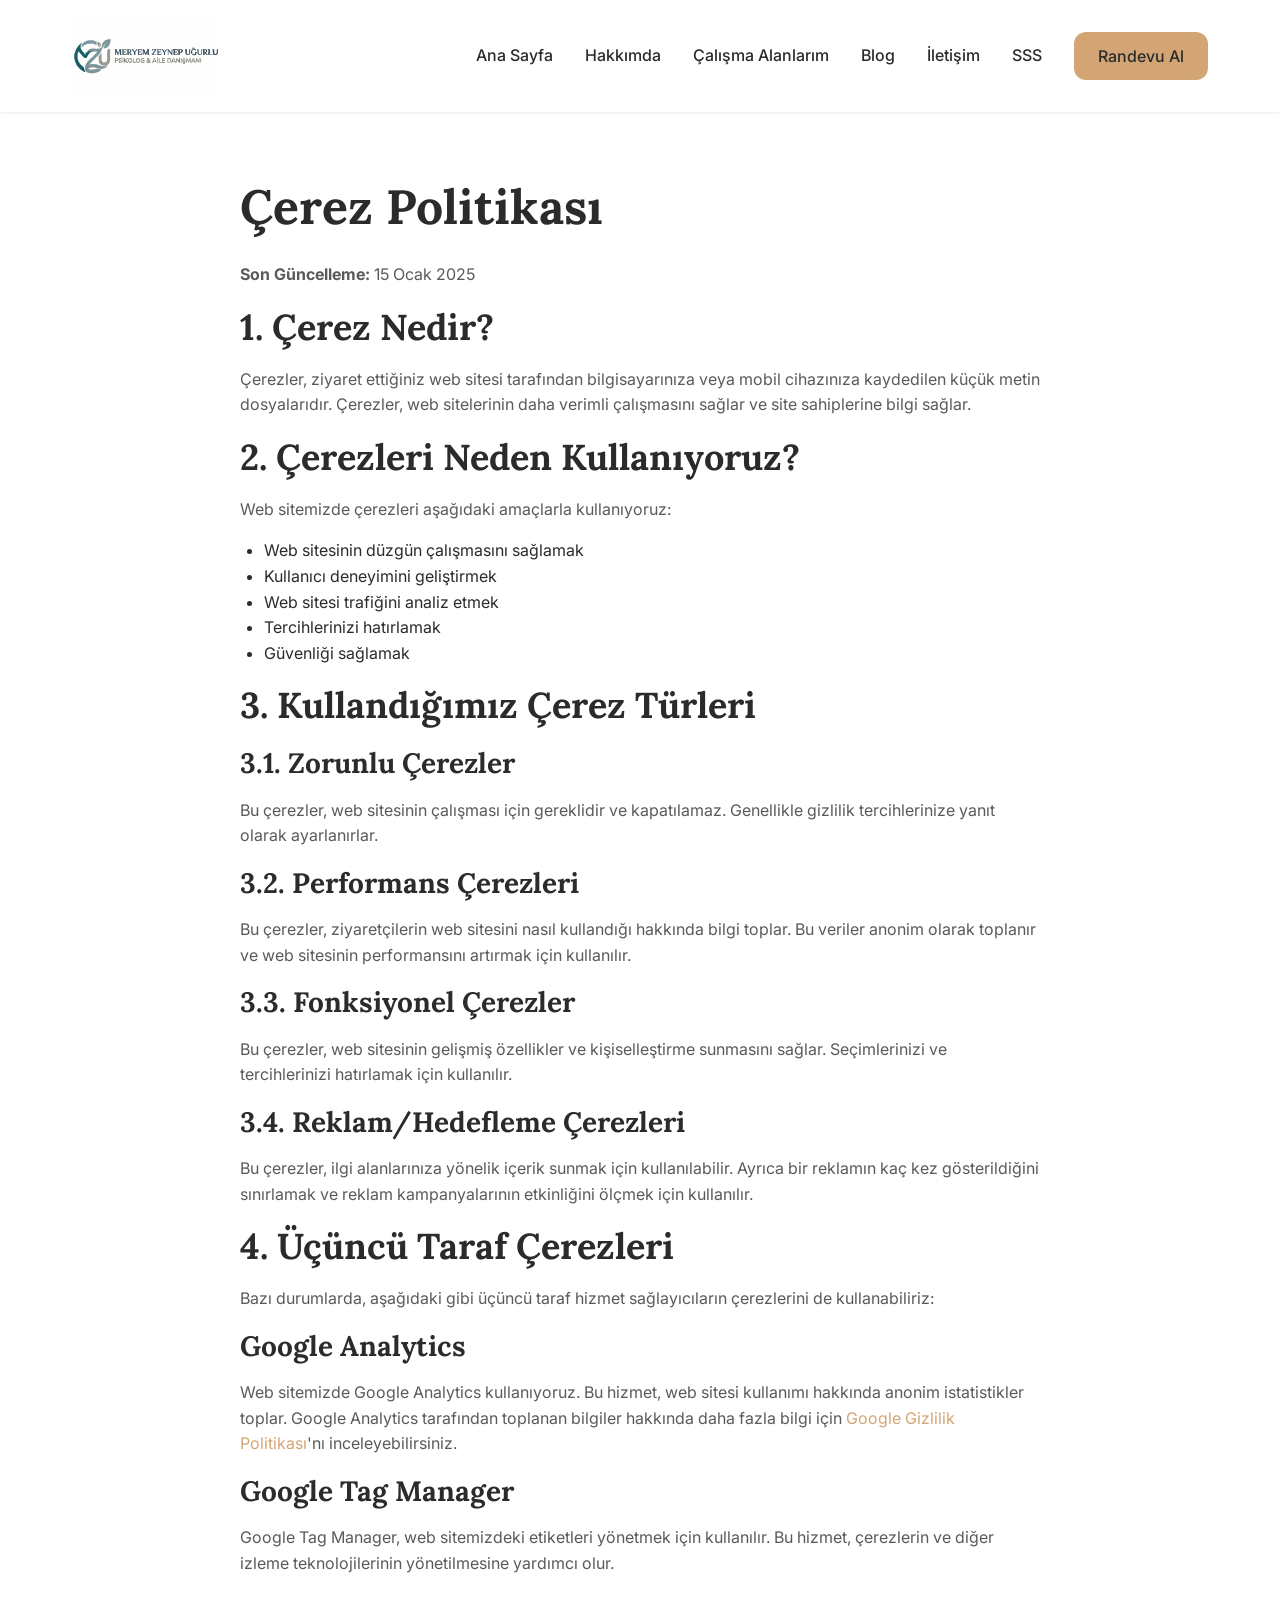
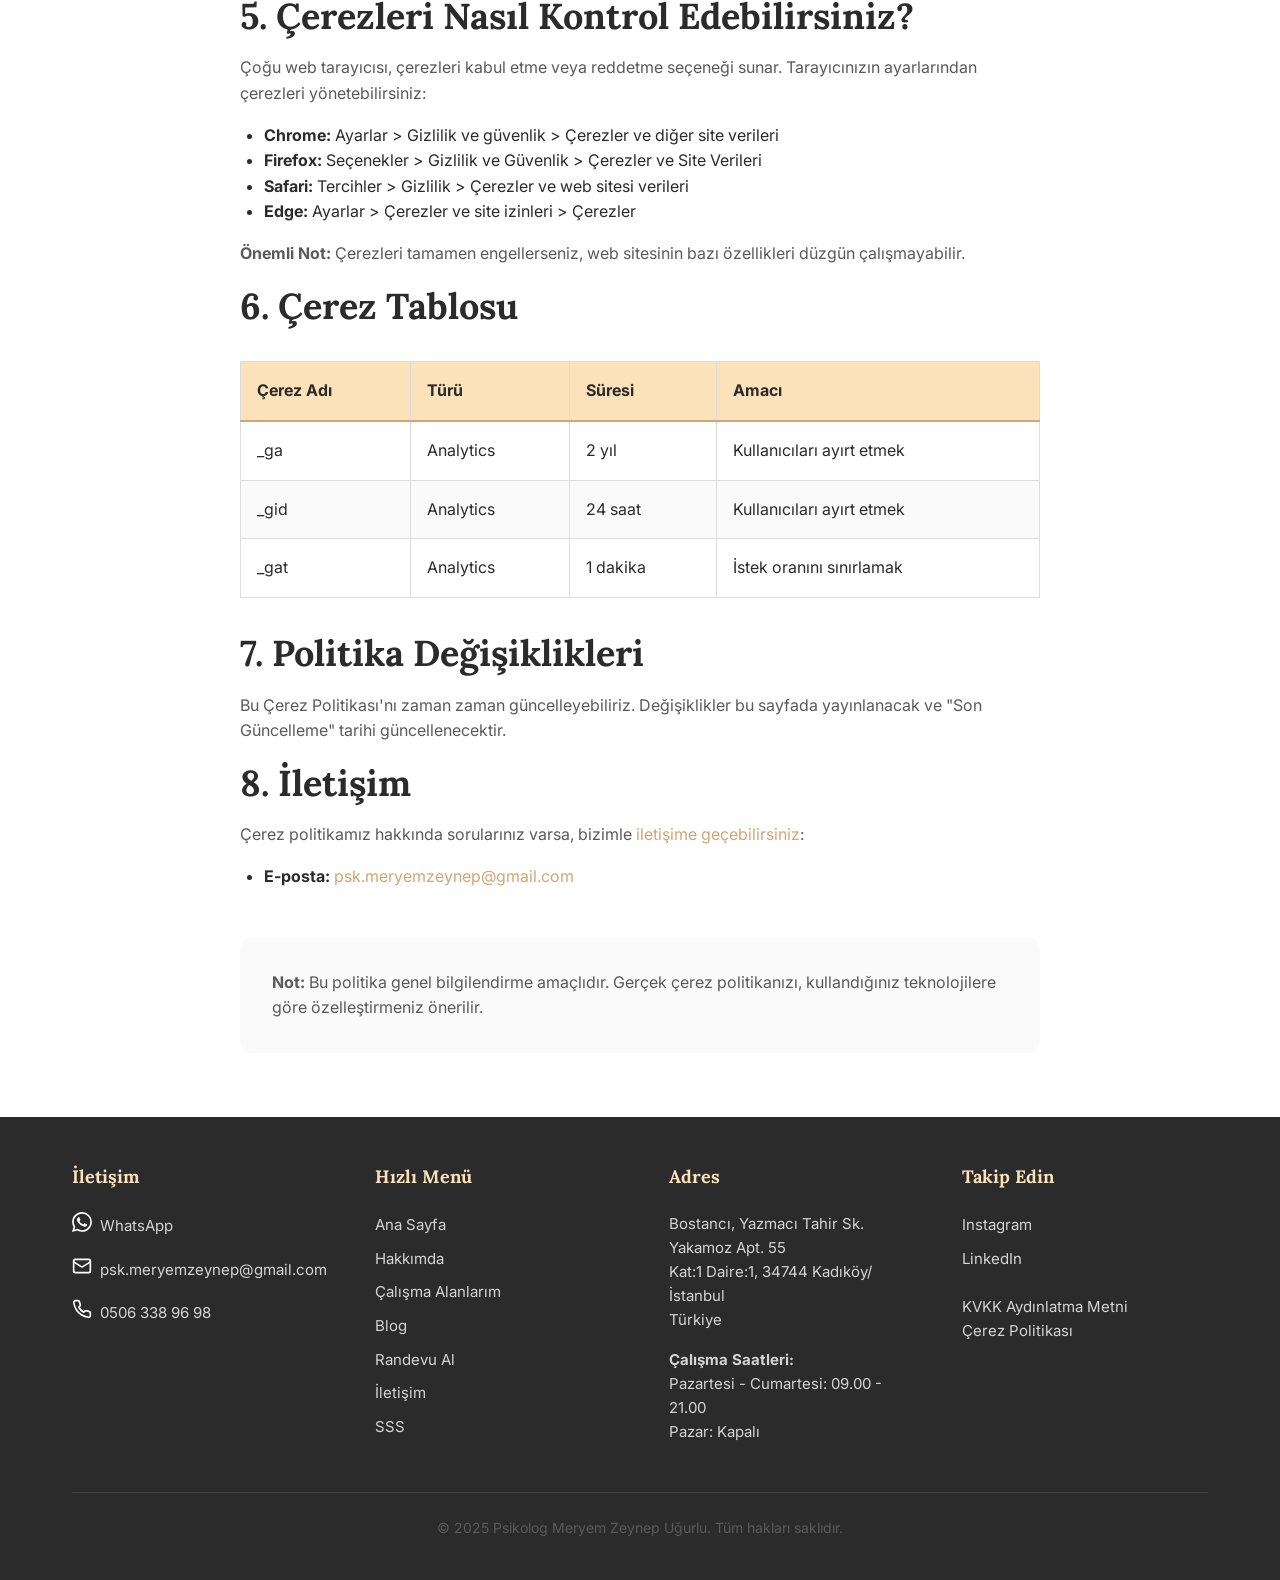
<file: cerez-politikasi.html>
<!DOCTYPE html>
<html lang="tr">
<head>
  <meta charset="UTF-8">
  <meta name="viewport" content="width=device-width, initial-scale=1.0">
  <title>Çerez Politikası | Psikolog</title>
  <meta name="description" content="Web sitesi çerez kullanım politikası.">
  <meta name="robots" content="noindex, follow">
  <link rel="icon" type="image/svg+xml" href="assets/img/logo.svg">
  <link rel="preconnect" href="https://fonts.googleapis.com">
  <link rel="preconnect" href="https://fonts.gstatic.com" crossorigin>
  <link href="https://fonts.googleapis.com/css2?family=Inter:wght@400;500;600;700&family=Lora:wght@400;500;600;700&display=swap" rel="stylesheet">
  <link rel="stylesheet" href="assets/styles.css">
</head>
<body>
  <a href="#main-content" class="skip-link">Ana içeriğe geç</a>

  <header class="site-header">
    <div class="header-container">
      <a href="index.html" class="logo" aria-label="Ana Sayfa">
        <img src="assets/img/logo.svg" alt="Psikolog Meryem Zeynep Uğurlu Logo">
      </a>
      <button class="menu-toggle" aria-expanded="false" aria-label="Menüyü aç/kapat">
        <span></span>
        <span></span>
        <span></span>
      </button>
      <nav aria-label="Ana navigasyon">
        <ul class="nav-menu">
          <li><a href="index.html">Ana Sayfa</a></li>
          <li><a href="hakkimda.html">Hakkımda</a></li>
          <li><a href="calisma-alanlari.html">Çalışma Alanlarım</a></li>
          <li><a href="blog.html">Blog</a></li>
          <li><a href="iletisim.html">İletişim</a></li>
          <li><a href="sss.html">SSS</a></li>
          <li><a href="randevu.html" class="btn btn-primary">Randevu Al</a></li>
        </ul>
      </nav>
    </div>
  </header>

  <main id="main-content">
    <section class="section">
      <div class="container">
        <div class="blog-article">
          <h1>Çerez Politikası</h1>

          <p><strong>Son Güncelleme:</strong> 15 Ocak 2025</p>

          <h2>1. Çerez Nedir?</h2>
          <p>
            Çerezler, ziyaret ettiğiniz web sitesi tarafından bilgisayarınıza veya mobil
            cihazınıza kaydedilen küçük metin dosyalarıdır. Çerezler, web sitelerinin daha
            verimli çalışmasını sağlar ve site sahiplerine bilgi sağlar.
          </p>

          <h2>2. Çerezleri Neden Kullanıyoruz?</h2>
          <p>Web sitemizde çerezleri aşağıdaki amaçlarla kullanıyoruz:</p>
          <ul>
            <li>Web sitesinin düzgün çalışmasını sağlamak</li>
            <li>Kullanıcı deneyimini geliştirmek</li>
            <li>Web sitesi trafiğini analiz etmek</li>
            <li>Tercihlerinizi hatırlamak</li>
            <li>Güvenliği sağlamak</li>
          </ul>

          <h2>3. Kullandığımız Çerez Türleri</h2>

          <h3>3.1. Zorunlu Çerezler</h3>
          <p>
            Bu çerezler, web sitesinin çalışması için gereklidir ve kapatılamaz.
            Genellikle gizlilik tercihlerinize yanıt olarak ayarlanırlar.
          </p>

          <h3>3.2. Performans Çerezleri</h3>
          <p>
            Bu çerezler, ziyaretçilerin web sitesini nasıl kullandığı hakkında bilgi
            toplar. Bu veriler anonim olarak toplanır ve web sitesinin performansını
            artırmak için kullanılır.
          </p>

          <h3>3.3. Fonksiyonel Çerezler</h3>
          <p>
            Bu çerezler, web sitesinin gelişmiş özellikler ve kişiselleştirme sunmasını
            sağlar. Seçimlerinizi ve tercihlerinizi hatırlamak için kullanılır.
          </p>

          <h3>3.4. Reklam/Hedefleme Çerezleri</h3>
          <p>
            Bu çerezler, ilgi alanlarınıza yönelik içerik sunmak için kullanılabilir.
            Ayrıca bir reklamın kaç kez gösterildiğini sınırlamak ve reklam kampanyalarının
            etkinliğini ölçmek için kullanılır.
          </p>

          <h2>4. Üçüncü Taraf Çerezleri</h2>
          <p>Bazı durumlarda, aşağıdaki gibi üçüncü taraf hizmet sağlayıcıların çerezlerini de kullanabiliriz:</p>

          <h3>Google Analytics</h3>
          <p>
            Web sitemizde Google Analytics kullanıyoruz. Bu hizmet, web sitesi kullanımı
            hakkında anonim istatistikler toplar. Google Analytics tarafından toplanan
            bilgiler hakkında daha fazla bilgi için
            <a href="https://policies.google.com/privacy" target="_blank" rel="noopener noreferrer">Google Gizlilik Politikası</a>'nı
            inceleyebilirsiniz.
          </p>

          <h3>Google Tag Manager</h3>
          <p>
            Google Tag Manager, web sitemizdeki etiketleri yönetmek için kullanılır.
            Bu hizmet, çerezlerin ve diğer izleme teknolojilerinin yönetilmesine yardımcı olur.
          </p>

          <h2>5. Çerezleri Nasıl Kontrol Edebilirsiniz?</h2>
          <p>
            Çoğu web tarayıcısı, çerezleri kabul etme veya reddetme seçeneği sunar.
            Tarayıcınızın ayarlarından çerezleri yönetebilirsiniz:
          </p>

          <ul>
            <li><strong>Chrome:</strong> Ayarlar > Gizlilik ve güvenlik > Çerezler ve diğer site verileri</li>
            <li><strong>Firefox:</strong> Seçenekler > Gizlilik ve Güvenlik > Çerezler ve Site Verileri</li>
            <li><strong>Safari:</strong> Tercihler > Gizlilik > Çerezler ve web sitesi verileri</li>
            <li><strong>Edge:</strong> Ayarlar > Çerezler ve site izinleri > Çerezler</li>
          </ul>

          <p>
            <strong>Önemli Not:</strong> Çerezleri tamamen engellerseniz, web sitesinin
            bazı özellikleri düzgün çalışmayabilir.
          </p>

          <h2>6. Çerez Tablosu</h2>
          <table style="width: 100%; border-collapse: collapse; margin: var(--space-lg) 0;">
            <thead>
              <tr style="background-color: var(--color-primary); border-bottom: 2px solid var(--color-accent);">
                <th style="padding: var(--space-sm); text-align: left; border: 1px solid #ddd;">Çerez Adı</th>
                <th style="padding: var(--space-sm); text-align: left; border: 1px solid #ddd;">Türü</th>
                <th style="padding: var(--space-sm); text-align: left; border: 1px solid #ddd;">Süresi</th>
                <th style="padding: var(--space-sm); text-align: left; border: 1px solid #ddd;">Amacı</th>
              </tr>
            </thead>
            <tbody>
              <tr>
                <td style="padding: var(--space-sm); border: 1px solid #ddd;">_ga</td>
                <td style="padding: var(--space-sm); border: 1px solid #ddd;">Analytics</td>
                <td style="padding: var(--space-sm); border: 1px solid #ddd;">2 yıl</td>
                <td style="padding: var(--space-sm); border: 1px solid #ddd;">Kullanıcıları ayırt etmek</td>
              </tr>
              <tr style="background-color: var(--color-bg-alt);">
                <td style="padding: var(--space-sm); border: 1px solid #ddd;">_gid</td>
                <td style="padding: var(--space-sm); border: 1px solid #ddd;">Analytics</td>
                <td style="padding: var(--space-sm); border: 1px solid #ddd;">24 saat</td>
                <td style="padding: var(--space-sm); border: 1px solid #ddd;">Kullanıcıları ayırt etmek</td>
              </tr>
              <tr>
                <td style="padding: var(--space-sm); border: 1px solid #ddd;">_gat</td>
                <td style="padding: var(--space-sm); border: 1px solid #ddd;">Analytics</td>
                <td style="padding: var(--space-sm); border: 1px solid #ddd;">1 dakika</td>
                <td style="padding: var(--space-sm); border: 1px solid #ddd;">İstek oranını sınırlamak</td>
              </tr>
            </tbody>
          </table>

          <h2>7. Politika Değişiklikleri</h2>
          <p>
            Bu Çerez Politikası'nı zaman zaman güncelleyebiliriz. Değişiklikler bu
            sayfada yayınlanacak ve "Son Güncelleme" tarihi güncellenecektir.
          </p>

          <h2>8. İletişim</h2>
          <p>
            Çerez politikamız hakkında sorularınız varsa, bizimle
            <a href="iletisim.html">iletişime geçebilirsiniz</a>:
          </p>
          <ul>
            <li><strong>E-posta:</strong> <a href="mailto:psk.meryemzeynep@gmail.com">psk.meryemzeynep@gmail.com</a></li>
          </ul>

          <div style="margin-top: var(--space-xl); padding: var(--space-lg); background-color: var(--color-bg-alt); border-radius: var(--radius-md);">
            <p style="margin: 0;">
              <strong>Not:</strong> Bu politika genel bilgilendirme amaçlıdır. Gerçek
              çerez politikanızı, kullandığınız teknolojilere göre özelleştirmeniz önerilir.
            </p>
          </div>
        </div>
      </div>
    </section>
  </main>

  <!-- Footer -->
  <footer class="site-footer">
    <div class="container">
      <div class="footer-content">
        <div class="footer-section">
          <h3>İletişim</h3>
          <div class="footer-contact-item">
            <span aria-hidden="true">
              <svg xmlns="http://www.w3.org/2000/svg" width="20" height="20" viewBox="0 0 24 24" fill="currentColor"><path d="M17.472 14.382c-.297-.149-1.758-.867-2.03-.967-.273-.099-.471-.148-.67.15-.197.297-.767.966-.94 1.164-.173.199-.347.223-.644.075-.297-.15-1.255-.463-2.39-1.475-.883-.788-1.48-1.761-1.653-2.059-.173-.297-.018-.458.13-.606.134-.133.298-.347.446-.52.149-.174.198-.298.298-.497.099-.198.05-.371-.025-.52-.075-.149-.669-1.612-.916-2.207-.242-.579-.487-.5-.669-.51-.173-.008-.371-.01-.57-.01-.198 0-.52.074-.792.372-.272.297-1.04 1.016-1.04 2.479 0 1.462 1.065 2.875 1.213 3.074.149.198 2.096 3.2 5.077 4.487.709.306 1.262.489 1.694.625.712.227 1.36.195 1.871.118.571-.085 1.758-.719 2.006-1.413.248-.694.248-1.289.173-1.413-.074-.124-.272-.198-.57-.347m-5.421 7.403h-.004a9.87 9.87 0 01-5.031-1.378l-.361-.214-3.741.982.998-3.648-.235-.374a9.86 9.86 0 01-1.51-5.26c.001-5.45 4.436-9.884 9.888-9.884 2.64 0 5.122 1.03 6.988 2.898a9.825 9.825 0 012.893 6.994c-.003 5.45-4.437 9.884-9.885 9.884m8.413-18.297A11.815 11.815 0 0012.05 0C5.495 0 .16 5.335.157 11.892c0 2.096.547 4.142 1.588 5.945L.057 24l6.305-1.654a11.882 11.882 0 005.683 1.448h.005c6.554 0 11.89-5.335 11.893-11.893a11.821 11.821 0 00-3.48-8.413z"/></svg>
            </span>
            <a href="https://wa.me/905063389698" target="_blank" rel="noopener noreferrer">WhatsApp</a>
          </div>
          <div class="footer-contact-item">
            <span aria-hidden="true">
              <svg xmlns="http://www.w3.org/2000/svg" width="20" height="20" viewBox="0 0 24 24" fill="none" stroke="currentColor" stroke-width="2" stroke-linecap="round" stroke-linejoin="round"><rect width="20" height="16" x="2" y="4" rx="2"/><path d="m22 7-8.97 5.7a1.94 1.94 0 0 1-2.06 0L2 7"/></svg>
            </span>
            <a href="mailto:psk.meryemzeynep@gmail.com">psk.meryemzeynep@gmail.com</a>
          </div>
          <div class="footer-contact-item">
            <span aria-hidden="true">
              <svg xmlns="http://www.w3.org/2000/svg" width="20" height="20" viewBox="0 0 24 24" fill="none" stroke="currentColor" stroke-width="2" stroke-linecap="round" stroke-linejoin="round"><path d="M22 16.92v3a2 2 0 0 1-2.18 2 19.79 19.79 0 0 1-8.63-3.07 19.5 19.5 0 0 1-6-6 19.79 19.79 0 0 1-3.07-8.67A2 2 0 0 1 4.11 2h3a2 2 0 0 1 2 1.72 12.84 12.84 0 0 0 .7 2.81 2 2 0 0 1-.45 2.11L8.09 9.91a16 16 0 0 0 6 6l1.27-1.27a2 2 0 0 1 2.11-.45 12.84 12.84 0 0 0 2.81.7A2 2 0 0 1 22 16.92z"/></svg>
            </span>
            <a href="tel:+905063389698">0506 338 96 98</a>
          </div>
        </div>

        <div class="footer-section">
          <h3>Hızlı Menü</h3>
          <ul class="footer-links">
            <li><a href="index.html">Ana Sayfa</a></li>
            <li><a href="hakkimda.html">Hakkımda</a></li>
            <li><a href="calisma-alanlari.html">Çalışma Alanlarım</a></li>
            <li><a href="blog.html">Blog</a></li>
            <li><a href="randevu.html">Randevu Al</a></li>
            <li><a href="iletisim.html">İletişim</a></li>
            <li><a href="sss.html">SSS</a></li>
          </ul>
        </div>

        <div class="footer-section">
          <h3>Adres</h3>
          <p>
            Bostancı, Yazmacı Tahir Sk. Yakamoz Apt. 55<br>
            Kat:1 Daire:1, 34744 Kadıköy/İstanbul<br>
            Türkiye
          </p>
          <p><strong>Çalışma Saatleri:</strong><br>
          Pazartesi - Cumartesi: 09.00 - 21.00<br>
          Pazar: Kapalı</p>
        </div>

        <div class="footer-section">
          <h3>Takip Edin</h3>
          <ul class="footer-links">
            <li><a href="https://www.instagram.com/psk.meryemugurlu" target="_blank" rel="noopener noreferrer">Instagram</a></li>
            <li><a href="https://tr.linkedin.com/in/meryem-zeynep-ugurlu" target="_blank" rel="noopener noreferrer">LinkedIn</a></li>
          </ul>
          <p style="margin-top: var(--space-md); font-size: 0.875rem;">
            <a href="kvkk.html">KVKK Aydınlatma Metni</a><br>
            <a href="cerez-politikasi.html">Çerez Politikası</a>
          </p>
        </div>
      </div>

      <div class="footer-bottom">
        <p>&copy; 2025 Psikolog Meryem Zeynep Uğurlu. Tüm hakları saklıdır.</p>
      </div>
    </div>
  </footer>

  <script src="assets/app.js"></script>
</body>
</html>
</file>
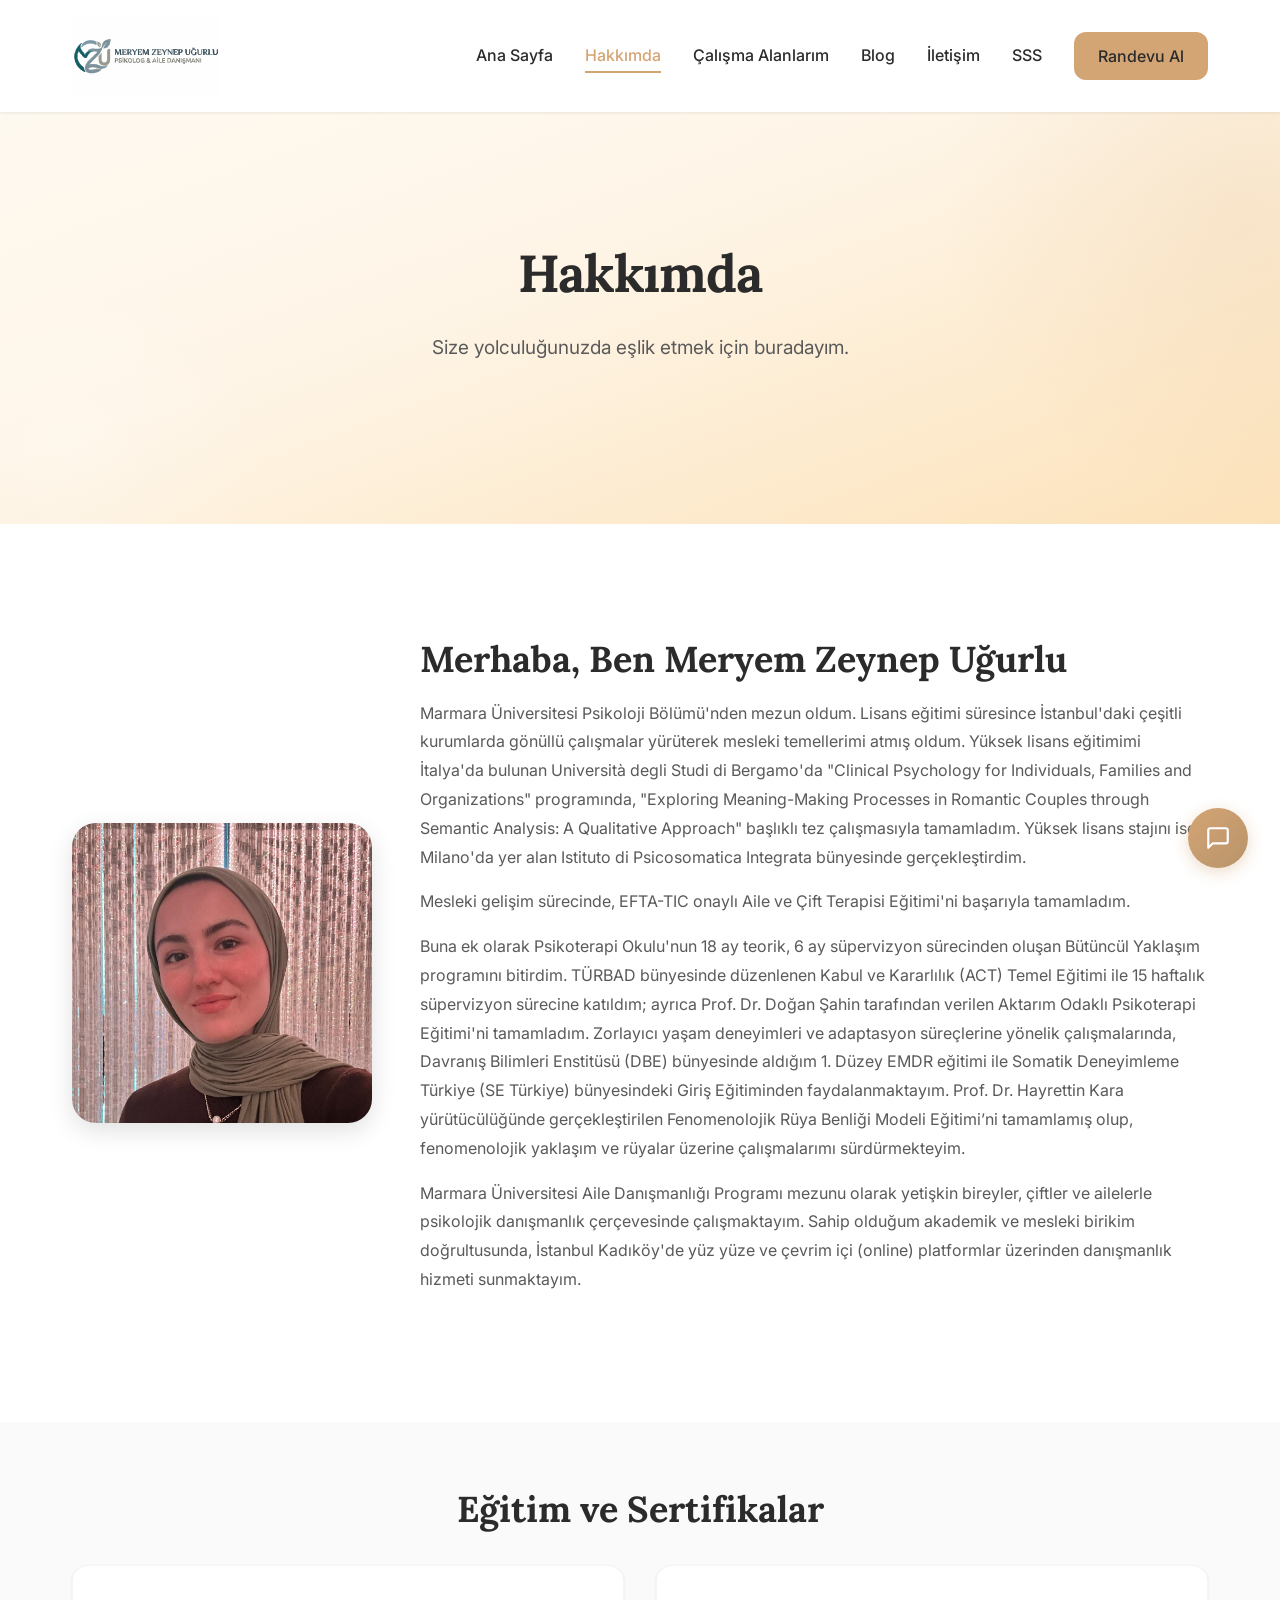
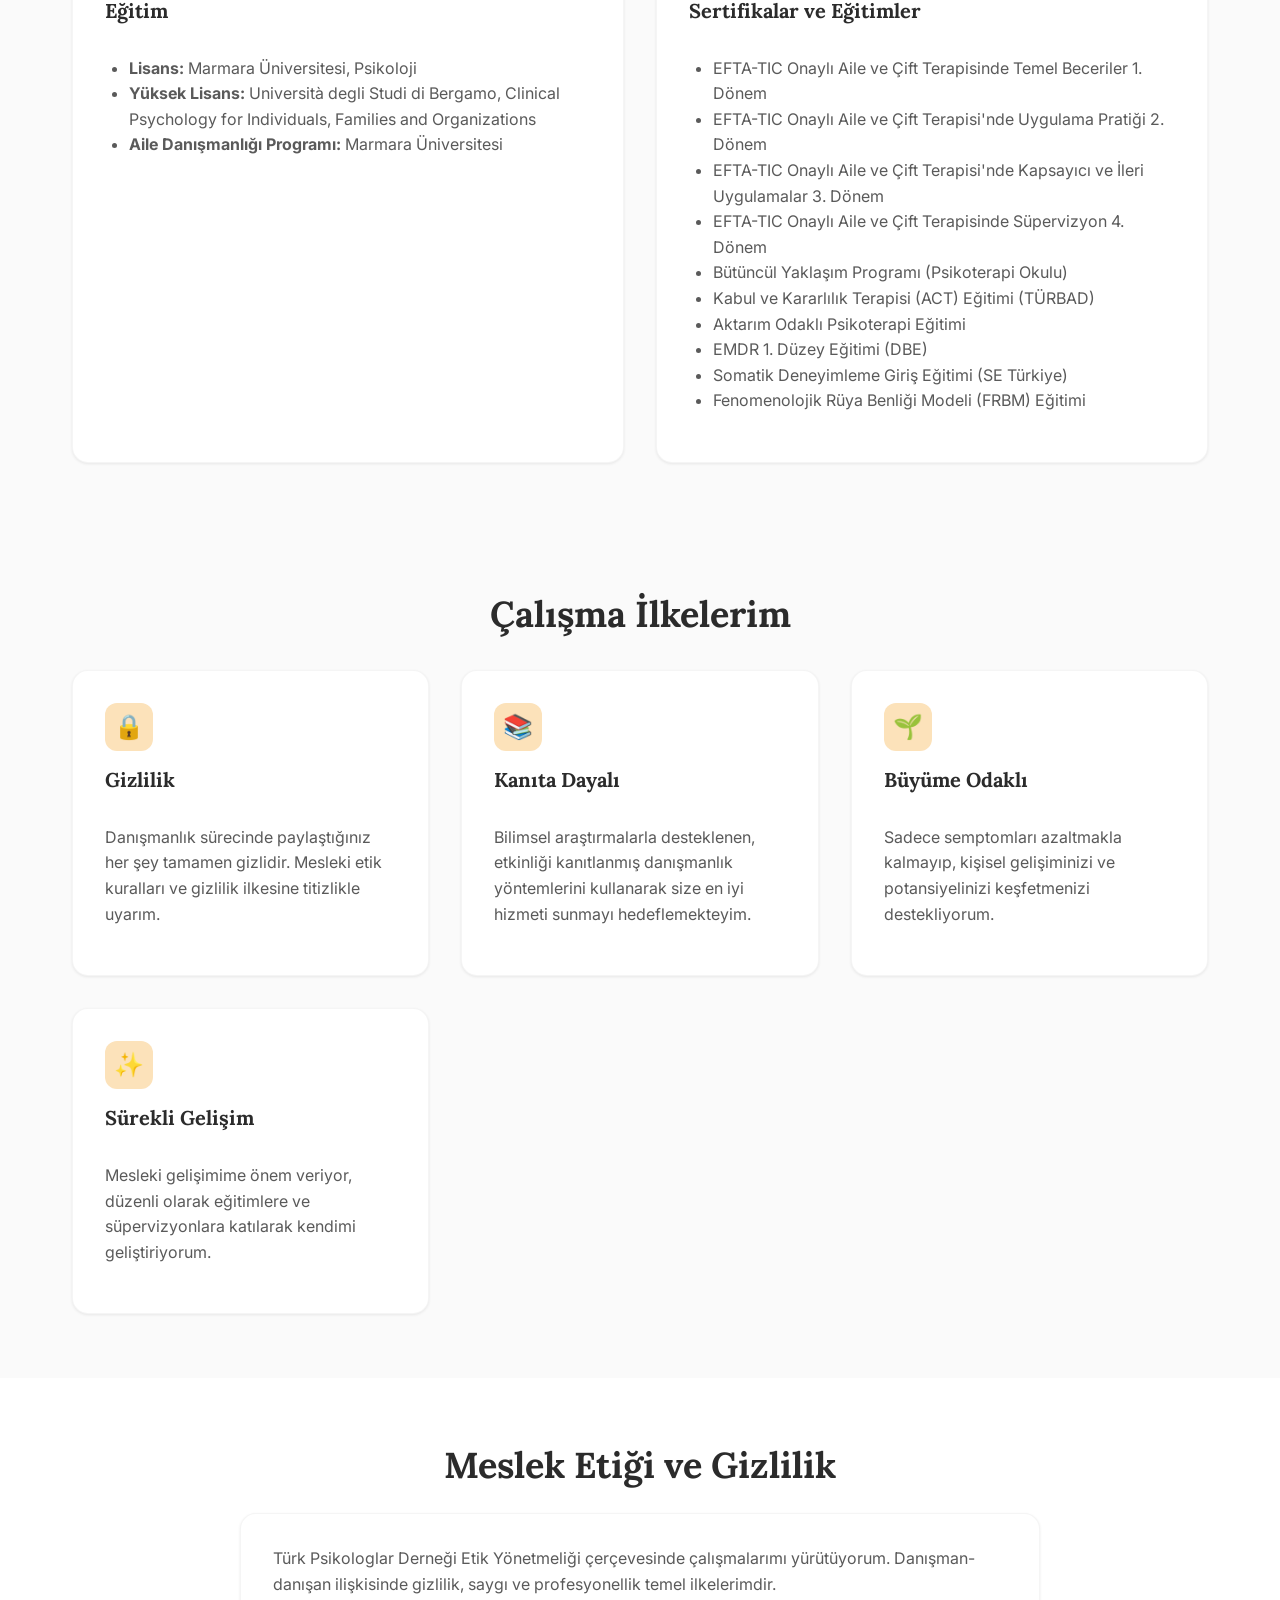
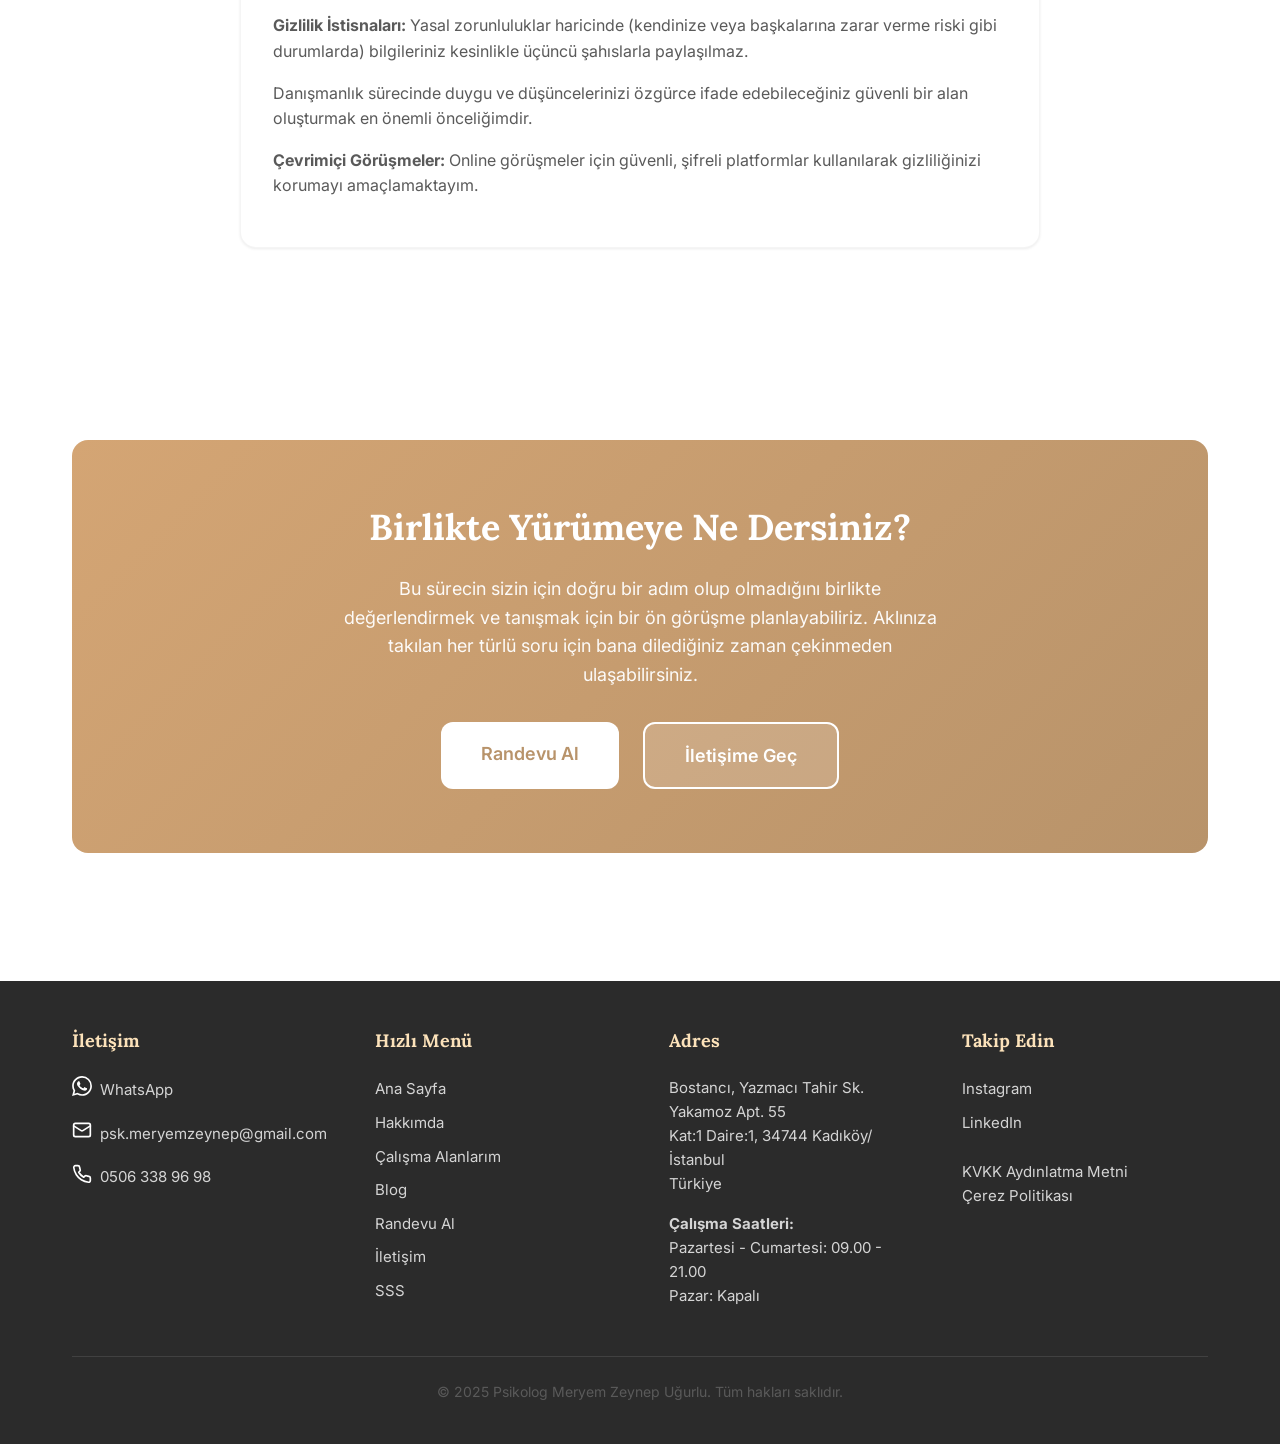
<file: hakkimda.html>
<!DOCTYPE html>
<html lang="tr">
<head>
  <meta charset="UTF-8">
  <meta name="viewport" content="width=device-width, initial-scale=1.0">

  <!-- SEO Meta Etiketleri -->
  <title>Hakkımda - Psikolog Meryem Zeynep Uğurlu | Eğitim ve Deneyim</title>
  <meta name="description" content="Psikolog Meryem Zeynep Uğurlu olarak bireylerin, çiftlerin ve ailelerin ruh sağlığı yolculuklarında profesyonel destek sunuyorum. Eğitim, deneyim ve çalışma ilkelerim hakkında bilgi edinin.">
  <meta name="keywords" content="psikolog hakkında, Meryem Zeynep Uğurlu, psikolojik danışmanlık, eğitim, deneyim">
  <meta name="author" content="Psikolog Meryem Zeynep Uğurlu">
  <meta name="robots" content="index, follow">
  <link rel="canonical" href="https://www.psikologlarmeryemzeynep.com/hakkimda.html">

  <!-- Open Graph Meta Etiketleri -->
  <meta property="og:title" content="Hakkımda - Psikolog Meryem Zeynep Uğurlu">
  <meta property="og:description" content="Psikolog Meryem Zeynep Uğurlu olarak profesyonel psikolojik danışmanlık hizmeti sunuyorum.">
  <meta property="og:type" content="profile">
  <meta property="og:url" content="https://www.psikologlarmeryemzeynep.com/hakkimda.html">
  <meta property="og:image" content="https://www.psikologlarmeryemzeynep.com/assets/img/profil.webp">
  <meta property="og:locale" content="tr_TR">

  <!-- Twitter Card Meta Etiketleri -->
  <meta name="twitter:card" content="summary">
  <meta name="twitter:title" content="Hakkımda - Psikolog Meryem Zeynep Uğurlu">
  <meta name="twitter:description" content="Psikolog Meryem Zeynep Uğurlu olarak profesyonel psikolojik danışmanlık hizmeti sunuyorum.">
  <meta name="twitter:image" content="https://www.psikologlarmeryemzeynep.com/assets/img/profil.webp">

  <!-- Favicon -->
  <link rel="icon" type="image/svg+xml" href="assets/img/logo.svg">

  <!-- Google Fonts -->
  <link rel="preconnect" href="https://fonts.googleapis.com">
  <link rel="preconnect" href="https://fonts.gstatic.com" crossorigin>
  <link href="https://fonts.googleapis.com/css2?family=Inter:wght@400;500;600;700&family=Lora:wght@400;500;600;700&display=swap" rel="stylesheet">
  <!-- Stylesheet -->
  <link rel="stylesheet" href="assets/styles.css">

  <!-- JSON-LD Yapılandırılmış Veri -->
  <script type="application/ld+json">
  {
    "@context": "https://schema.org",
    "@type": "Person",
    "name": "Meryem Zeynep Uğurlu",
    "jobTitle": "Psikolog",
    "url": "https://www.psikologlarmeryemzeynep.com/hakkimda.html",
    "image": "https://www.psikologlarmeryemzeynep.com/assets/img/profil.webp",
    "sameAs": [
      "https://www.instagram.com/psk.meryemugurlu",
      "https://tr.linkedin.com/in/meryem-zeynep-ugurlu"
    ],
    "alumniOf": {
      "@type": "EducationalOrganization",
      "name": "Marmara Üniversitesi"
    },
    "knowsAbout": ["Psikoloji", "Çift ve Aile Danışmanlığı", "EMDR", "Psikolojik Danışmanlık"]
  }
  </script>
</head>
<body>
  <a href="#main-content" class="skip-link">Ana içeriğe geç</a>

  <!-- Header & Navigation -->
  <header class="site-header">
    <div class="header-container">
      <a href="index.html" class="logo" aria-label="Ana Sayfa">
        <img src="assets/img/logo.svg" alt="Psikolog Meryem Zeynep Uğurlu Logo">
      </a>

      <button class="menu-toggle" aria-expanded="false" aria-label="Menüyü aç/kapat">
        <span></span>
        <span></span>
        <span></span>
      </button>

      <nav aria-label="Ana navigasyon">
        <ul class="nav-menu">
          <li><a href="index.html">Ana Sayfa</a></li>
          <li><a href="hakkimda.html">Hakkımda</a></li>
          <li><a href="calisma-alanlari.html">Çalışma Alanlarım</a></li>
          <li><a href="blog.html">Blog</a></li>
          <li><a href="iletisim.html">İletişim</a></li>
          <li><a href="sss.html">SSS</a></li>
          <li><a href="randevu.html" class="btn btn-primary">Randevu Al</a></li>
        </ul>
      </nav>
    </div>
  </header>

  <!-- Main Content -->
  <main id="main-content">
    <!-- Hero Section -->
    <section class="hero">
      <div class="hero-content">
        <h1>Hakkımda</h1>
        <p>
          Size yolculuğunuzda eşlik etmek için buradayım.
        </p>
      </div>
    </section>

    <!-- Profil ve Giriş -->
    <section class="section">
      <div class="container">
        <div class="profile-section">
          <img src="assets/img/profil.webp"
               alt="Psikolog Meryem Zeynep Uğurlu - Profil Fotoğrafı"
               class="profile-image"
               loading="eager"
               onerror="this.src='data:image/svg+xml,%3Csvg xmlns=%22http://www.w3.org/2000/svg%22 width=%22300%22 height=%22300%22%3E%3Crect fill=%22%23fce2ba%22 width=%22300%22 height=%22300%22 rx=%2216%22/%3E%3Ctext x=%2250%25%22 y=%2250%25%22 dominant-baseline=%22middle%22 text-anchor=%22middle%22 font-family=%22sans-serif%22 font-size=%2220%22 fill=%22%232b2b2b%22%3EProfil Foto%C4%9Fraf%C4%B1%3C/text%3E%3C/svg%3E'">

          <div class="profile-content" style="line-height: 1.8;">
            <h2>Merhaba, Ben Meryem Zeynep Uğurlu</h2>
            <p>
              Marmara Üniversitesi Psikoloji Bölümü'nden mezun oldum. Lisans eğitimi süresince İstanbul'daki çeşitli kurumlarda gönüllü çalışmalar yürüterek mesleki temellerimi atmış oldum. Yüksek lisans eğitimimi İtalya'da bulunan Università degli Studi di Bergamo'da "Clinical Psychology for Individuals, Families and Organizations" programında, "Exploring Meaning-Making Processes in Romantic Couples through Semantic Analysis: A Qualitative Approach" başlıklı tez çalışmasıyla tamamladım. Yüksek lisans stajını ise Milano'da yer alan Istituto di Psicosomatica Integrata bünyesinde gerçekleştirdim.
            </p>
            <p>
              Mesleki gelişim sürecinde, EFTA-TIC onaylı Aile ve Çift Terapisi Eğitimi'ni başarıyla tamamladım.
            </p>
            <p>
              Buna ek olarak Psikoterapi Okulu'nun 18 ay teorik, 6 ay süpervizyon sürecinden oluşan Bütüncül Yaklaşım programını bitirdim. TÜRBAD bünyesinde düzenlenen Kabul ve Kararlılık (ACT) Temel Eğitimi ile 15 haftalık süpervizyon sürecine katıldım; ayrıca Prof. Dr. Doğan Şahin tarafından verilen Aktarım Odaklı Psikoterapi Eğitimi'ni tamamladım. Zorlayıcı yaşam deneyimleri ve adaptasyon süreçlerine yönelik çalışmalarında, Davranış Bilimleri Enstitüsü (DBE) bünyesinde aldığım 1. Düzey EMDR eğitimi ile Somatik Deneyimleme Türkiye (SE Türkiye) bünyesindeki Giriş Eğitiminden faydalanmaktayım. Prof. Dr. Hayrettin Kara yürütücülüğünde gerçekleştirilen Fenomenolojik Rüya Benliği Modeli Eğitimi’ni tamamlamış olup, fenomenolojik yaklaşım ve rüyalar üzerine çalışmalarımı sürdürmekteyim.
            </p>
            <p>
              Marmara Üniversitesi Aile Danışmanlığı Programı mezunu olarak yetişkin bireyler, çiftler ve ailelerle psikolojik danışmanlık çerçevesinde çalışmaktayım. Sahip olduğum akademik ve mesleki birikim doğrultusunda, İstanbul Kadıköy'de yüz yüze ve çevrim içi (online) platformlar üzerinden danışmanlık hizmeti sunmaktayım.
            </p>
          </div>
        </div>
      </div>
    </section>

    <!-- Eğitim ve Sertifikalar -->
    <section class="section section-alt">
      <div class="container">
        <h2 class="text-center mb-lg">Eğitim ve Sertifikalar</h2>

        <div class="grid grid-2">
          <div class="card">
            <div class="card-header">
              <h3 class="card-title">Eğitim</h3>
            </div>
            <div class="card-body">
              <ul style="margin-left: var(--space-md); color: var(--color-text-light);">
                <li><strong>Lisans:</strong> Marmara Üniversitesi, Psikoloji</li>
                <li><strong>Yüksek Lisans:</strong> Università degli Studi di Bergamo, Clinical Psychology for Individuals, Families and Organizations</li>
                <li><strong>Aile Danışmanlığı Programı:</strong> Marmara Üniversitesi</li>
              </ul>
            </div>
          </div>

          <div class="card">
            <div class="card-header">
              <h3 class="card-title">Sertifikalar ve Eğitimler</h3>
            </div>
            <div class="card-body">
              <ul style="margin-left: var(--space-md); color: var(--color-text-light);">
                <li>EFTA-TIC Onaylı Aile ve Çift Terapisinde Temel Beceriler 1. Dönem</li>
                <li>EFTA-TIC Onaylı Aile ve Çift Terapisi'nde Uygulama Pratiği 2. Dönem</li>
                <li>EFTA-TIC Onaylı Aile ve Çift Terapisi'nde Kapsayıcı ve İleri Uygulamalar 3. Dönem</li>
                <li>EFTA-TIC Onaylı Aile ve Çift Terapisinde Süpervizyon 4. Dönem</li>
                <li>Bütüncül Yaklaşım Programı (Psikoterapi Okulu)</li>
                <li>Kabul ve Kararlılık Terapisi (ACT) Eğitimi (TÜRBAD)</li>
                <li>Aktarım Odaklı Psikoterapi Eğitimi</li>
                <li>EMDR 1. Düzey Eğitimi (DBE)</li>
                <li>Somatik Deneyimleme Giriş Eğitimi (SE Türkiye)</li>
                <li>Fenomenolojik Rüya Benliği Modeli (FRBM) Eğitimi</li>
              </ul>
            </div>
          </div>
        </div>
      </div>
    </section>

    <!-- Çalışma İlkelerim -->
    <section class="section section-alt">
      <div class="container">
        <h2 class="text-center mb-lg">Çalışma İlkelerim</h2>

        <div class="grid grid-2">
          <div class="card">
            <div class="card-header">
              <div class="card-icon" aria-hidden="true">&#128274;</div>
              <h3 class="card-title">Gizlilik</h3>
            </div>
            <div class="card-body">
              <p>
                Danışmanlık sürecinde paylaştığınız her şey tamamen gizlidir. Mesleki etik
                kuralları ve gizlilik ilkesine titizlikle uyarım.
              </p>
            </div>
          </div>

          <div class="card">
            <div class="card-header">
              <div class="card-icon" aria-hidden="true">&#128218;</div>
              <h3 class="card-title">Kanıta Dayalı</h3>
            </div>
            <div class="card-body">
              <p>
                Bilimsel araştırmalarla desteklenen, etkinliği kanıtlanmış danışmanlık
                yöntemlerini kullanarak size en iyi hizmeti sunmayı hedeflemekteyim.
              </p>
            </div>
          </div>

          <div class="card">
            <div class="card-header">
              <div class="card-icon" aria-hidden="true">&#127793;</div>
              <h3 class="card-title">Büyüme Odaklı</h3>
            </div>
            <div class="card-body">
              <p>
                Sadece semptomları azaltmakla kalmayıp, kişisel gelişiminizi ve
                potansiyelinizi keşfetmenizi destekliyorum.
              </p>
            </div>
          </div>

          <div class="card">
            <div class="card-header">
              <div class="card-icon" aria-hidden="true">&#10024;</div>
              <h3 class="card-title">Sürekli Gelişim</h3>
            </div>
            <div class="card-body">
              <p>
                Mesleki gelişimime önem veriyor, düzenli olarak eğitimlere ve
                süpervizyonlara katılarak kendimi geliştiriyorum.
              </p>
            </div>
          </div>
        </div>
      </div>
    </section>

    <!-- Meslek Etiği -->
    <section class="section">
      <div class="container">
        <div style="max-width: 800px; margin: 0 auto;">
          <h2 class="text-center mb-md">Meslek Etiği ve Gizlilik</h2>
          <div class="card">
            <div class="card-body">
              <p>
                Türk Psikologlar Derneği Etik Yönetmeliği çerçevesinde çalışmalarımı
                yürütüyorum. Danışman-danışan ilişkisinde gizlilik, saygı ve profesyonellik
                temel ilkelerimdir.
              </p>
              <p>
                <strong>Gizlilik İstisnaları:</strong> Yasal zorunluluklar haricinde
                (kendinize veya başkalarına zarar verme riski gibi durumlarda) bilgileriniz
                kesinlikle üçüncü şahıslarla paylaşılmaz.
              </p>
              <p>
                Danışmanlık sürecinde duygu ve düşüncelerinizi özgürce ifade edebileceğiniz
                güvenli bir alan oluşturmak en önemli önceliğimdir.
              </p>
              <p>
                <strong>Çevrimiçi Görüşmeler:</strong> Online görüşmeler için güvenli,
                şifreli platformlar kullanılarak gizliliğinizi korumayı amaçlamaktayım.
              </p>
            </div>
          </div>
        </div>
      </div>
    </section>

    <!-- CTA -->
    <section class="section">
      <div class="container">
        <div class="cta-section">
          <h2>Birlikte Yürümeye Ne Dersiniz?</h2>
          <p>
            Bu sürecin sizin için doğru bir adım olup olmadığını birlikte değerlendirmek ve tanışmak için bir ön görüşme planlayabiliriz. Aklınıza takılan her türlü soru için bana dilediğiniz zaman çekinmeden ulaşabilirsiniz.
          </p>
          <div style="display: flex; gap: var(--space-md); justify-content: center; flex-wrap: wrap; margin-top: var(--space-lg);">
            <a href="randevu.html" class="btn btn-primary btn-large">Randevu Al</a>
            <a href="iletisim.html" class="btn btn-ghost btn-large">
              İletişime Geç
            </a>
          </div>
        </div>
      </div>
    </section>
  </main>

  <!-- Footer -->
  <footer class="site-footer">
    <div class="container">
      <div class="footer-content">
        <div class="footer-section">
          <h3>İletişim</h3>
          <div class="footer-contact-item">
            <span aria-hidden="true">
              <svg xmlns="http://www.w3.org/2000/svg" width="20" height="20" viewBox="0 0 24 24" fill="currentColor"><path d="M17.472 14.382c-.297-.149-1.758-.867-2.03-.967-.273-.099-.471-.148-.67.15-.197.297-.767.966-.94 1.164-.173.199-.347.223-.644.075-.297-.15-1.255-.463-2.39-1.475-.883-.788-1.48-1.761-1.653-2.059-.173-.297-.018-.458.13-.606.134-.133.298-.347.446-.52.149-.174.198-.298.298-.497.099-.198.05-.371-.025-.52-.075-.149-.669-1.612-.916-2.207-.242-.579-.487-.5-.669-.51-.173-.008-.371-.01-.57-.01-.198 0-.52.074-.792.372-.272.297-1.04 1.016-1.04 2.479 0 1.462 1.065 2.875 1.213 3.074.149.198 2.096 3.2 5.077 4.487.709.306 1.262.489 1.694.625.712.227 1.36.195 1.871.118.571-.085 1.758-.719 2.006-1.413.248-.694.248-1.289.173-1.413-.074-.124-.272-.198-.57-.347m-5.421 7.403h-.004a9.87 9.87 0 01-5.031-1.378l-.361-.214-3.741.982.998-3.648-.235-.374a9.86 9.86 0 01-1.51-5.26c.001-5.45 4.436-9.884 9.888-9.884 2.64 0 5.122 1.03 6.988 2.898a9.825 9.825 0 012.893 6.994c-.003 5.45-4.437 9.884-9.885 9.884m8.413-18.297A11.815 11.815 0 0012.05 0C5.495 0 .16 5.335.157 11.892c0 2.096.547 4.142 1.588 5.945L.057 24l6.305-1.654a11.882 11.882 0 005.683 1.448h.005c6.554 0 11.89-5.335 11.893-11.893a11.821 11.821 0 00-3.48-8.413z"/></svg>
            </span>
            <a href="https://wa.me/905063389698" target="_blank" rel="noopener noreferrer">WhatsApp</a>
          </div>
          <div class="footer-contact-item">
            <span aria-hidden="true">
              <svg xmlns="http://www.w3.org/2000/svg" width="20" height="20" viewBox="0 0 24 24" fill="none" stroke="currentColor" stroke-width="2" stroke-linecap="round" stroke-linejoin="round"><rect width="20" height="16" x="2" y="4" rx="2"/><path d="m22 7-8.97 5.7a1.94 1.94 0 0 1-2.06 0L2 7"/></svg>
            </span>
            <a href="mailto:psk.meryemzeynep@gmail.com">psk.meryemzeynep@gmail.com</a>
          </div>
          <div class="footer-contact-item">
            <span aria-hidden="true">
              <svg xmlns="http://www.w3.org/2000/svg" width="20" height="20" viewBox="0 0 24 24" fill="none" stroke="currentColor" stroke-width="2" stroke-linecap="round" stroke-linejoin="round"><path d="M22 16.92v3a2 2 0 0 1-2.18 2 19.79 19.79 0 0 1-8.63-3.07 19.5 19.5 0 0 1-6-6 19.79 19.79 0 0 1-3.07-8.67A2 2 0 0 1 4.11 2h3a2 2 0 0 1 2 1.72 12.84 12.84 0 0 0 .7 2.81 2 2 0 0 1-.45 2.11L8.09 9.91a16 16 0 0 0 6 6l1.27-1.27a2 2 0 0 1 2.11-.45 12.84 12.84 0 0 0 2.81.7A2 2 0 0 1 22 16.92z"/></svg>
            </span>
            <a href="tel:+905063389698">0506 338 96 98</a>
          </div>
        </div>

        <div class="footer-section">
          <h3>Hızlı Menü</h3>
          <ul class="footer-links">
            <li><a href="index.html">Ana Sayfa</a></li>
            <li><a href="hakkimda.html">Hakkımda</a></li>
            <li><a href="calisma-alanlari.html">Çalışma Alanlarım</a></li>
            <li><a href="blog.html">Blog</a></li>
            <li><a href="randevu.html">Randevu Al</a></li>
            <li><a href="iletisim.html">İletişim</a></li>
            <li><a href="sss.html">SSS</a></li>
          </ul>
        </div>

        <div class="footer-section">
          <h3>Adres</h3>
          <p>
            Bostancı, Yazmacı Tahir Sk. Yakamoz Apt. 55<br>
            Kat:1 Daire:1, 34744 Kadıköy/İstanbul<br>
            Türkiye
          </p>
          <p><strong>Çalışma Saatleri:</strong><br>
          Pazartesi - Cumartesi: 09.00 - 21.00<br>
          Pazar: Kapalı</p>
        </div>

        <div class="footer-section">
          <h3>Takip Edin</h3>
          <ul class="footer-links">
            <li><a href="https://www.instagram.com/psk.meryemugurlu" target="_blank" rel="noopener noreferrer">Instagram</a></li>
            <li><a href="https://tr.linkedin.com/in/meryem-zeynep-ugurlu" target="_blank" rel="noopener noreferrer">LinkedIn</a></li>
          </ul>
          <p style="margin-top: var(--space-md); font-size: 0.875rem;">
            <a href="kvkk.html">KVKK Aydınlatma Metni</a><br>
            <a href="cerez-politikasi.html">Çerez Politikası</a>
          </p>
        </div>
      </div>

      <div class="footer-bottom">
        <p>&copy; 2025 Psikolog Meryem Zeynep Uğurlu. Tüm hakları saklıdır.</p>
      </div>
    </div>
  </footer>

  <!-- Sabit İletişim Butonları (Speed Dial) -->
  <div class="fixed-contact" id="speedDial" aria-label="Hızlı iletişim">
    <div class="speed-dial-items">
      <a href="mailto:psk.meryemzeynep@gmail.com?subject=Randevu%20Talebi"
         class="contact-btn email"
         aria-label="E-posta gönder">
        <svg xmlns="http://www.w3.org/2000/svg" width="22" height="22" viewBox="0 0 24 24" fill="none" stroke="currentColor" stroke-width="2" stroke-linecap="round" stroke-linejoin="round" aria-hidden="true"><rect x="2" y="4" width="20" height="16" rx="2"/><path d="M22 4l-10 8L2 4"/></svg>
        <span class="contact-btn-label">E-posta</span>
      </a>
      <a href="tel:+905063389698" class="contact-btn phone" aria-label="Telefon ile ara">
        <svg xmlns="http://www.w3.org/2000/svg" width="22" height="22" viewBox="0 0 24 24" fill="none" stroke="currentColor" stroke-width="2" stroke-linecap="round" stroke-linejoin="round" aria-hidden="true"><path d="M22 16.92v3a2 2 0 0 1-2.18 2 19.79 19.79 0 0 1-8.63-3.07 19.5 19.5 0 0 1-6-6 19.79 19.79 0 0 1-3.07-8.67A2 2 0 0 1 4.11 2h3a2 2 0 0 1 2 1.72 12.84 12.84 0 0 0 .7 2.81 2 2 0 0 1-.45 2.11L8.09 9.91a16 16 0 0 0 6 6l1.27-1.27a2 2 0 0 1 2.11-.45 12.84 12.84 0 0 0 2.81.7A2 2 0 0 1 22 16.92z"/></svg>
        <span class="contact-btn-label">Telefon</span>
      </a>
      <a href="https://wa.me/905063389698"
         class="contact-btn whatsapp"
         target="_blank"
         rel="noopener noreferrer"
         aria-label="WhatsApp ile iletişime geç">
        <svg xmlns="http://www.w3.org/2000/svg" width="22" height="22" viewBox="0 0 24 24" fill="currentColor"><path d="M17.472 14.382c-.297-.149-1.758-.867-2.03-.967-.273-.099-.471-.148-.67.15-.197.297-.767.966-.94 1.164-.173.199-.347.223-.644.075-.297-.15-1.255-.463-2.39-1.475-.883-.788-1.48-1.761-1.653-2.059-.173-.297-.018-.458.13-.606.134-.133.298-.347.446-.52.149-.174.198-.298.298-.497.099-.198.05-.371-.025-.52-.075-.149-.669-1.612-.916-2.207-.242-.579-.487-.5-.669-.51-.173-.008-.371-.01-.57-.01-.198 0-.52.074-.792.372-.272.297-1.04 1.016-1.04 2.479 0 1.462 1.065 2.875 1.213 3.074.149.198 2.096 3.2 5.077 4.487.709.306 1.262.489 1.694.625.712.227 1.36.195 1.871.118.571-.085 1.758-.719 2.006-1.413.248-.694.248-1.289.173-1.413-.074-.124-.272-.198-.57-.347m-5.421 7.403h-.004a9.87 9.87 0 01-5.031-1.378l-.361-.214-3.741.982.998-3.648-.235-.374a9.86 9.86 0 01-1.51-5.26c.001-5.45 4.436-9.884 9.888-9.884 2.64 0 5.122 1.03 6.988 2.898a9.825 9.825 0 012.893 6.994c-.003 5.45-4.437 9.884-9.885 9.884m8.413-18.297A11.815 11.815 0 0012.05 0C5.495 0 .16 5.335.157 11.892c0 2.096.547 4.142 1.588 5.945L.057 24l6.305-1.654a11.882 11.882 0 005.683 1.448h.005c6.554 0 11.89-5.335 11.893-11.893a11.821 11.821 0 00-3.48-8.413z"/></svg>
        <span class="contact-btn-label">WhatsApp</span>
      </a>
    </div>
    <button class="speed-dial-trigger" id="speedDialTrigger" aria-label="İletişim seçeneklerini aç" aria-expanded="false">
      <svg class="speed-dial-icon-open" xmlns="http://www.w3.org/2000/svg" width="26" height="26" viewBox="0 0 24 24" fill="none" stroke="currentColor" stroke-width="2" stroke-linecap="round" stroke-linejoin="round"><path d="M21 15a2 2 0 0 1-2 2H7l-4 4V5a2 2 0 0 1 2-2h14a2 2 0 0 1 2 2z"/></svg>
      <svg class="speed-dial-icon-close" xmlns="http://www.w3.org/2000/svg" width="26" height="26" viewBox="0 0 24 24" fill="none" stroke="currentColor" stroke-width="2" stroke-linecap="round" stroke-linejoin="round"><line x1="18" y1="6" x2="6" y2="18"/><line x1="6" y1="6" x2="18" y2="18"/></svg>
    </button>
  </div>

  <!-- JavaScript -->
  <script src="assets/app.js"></script>
</body>
</html>
</file>
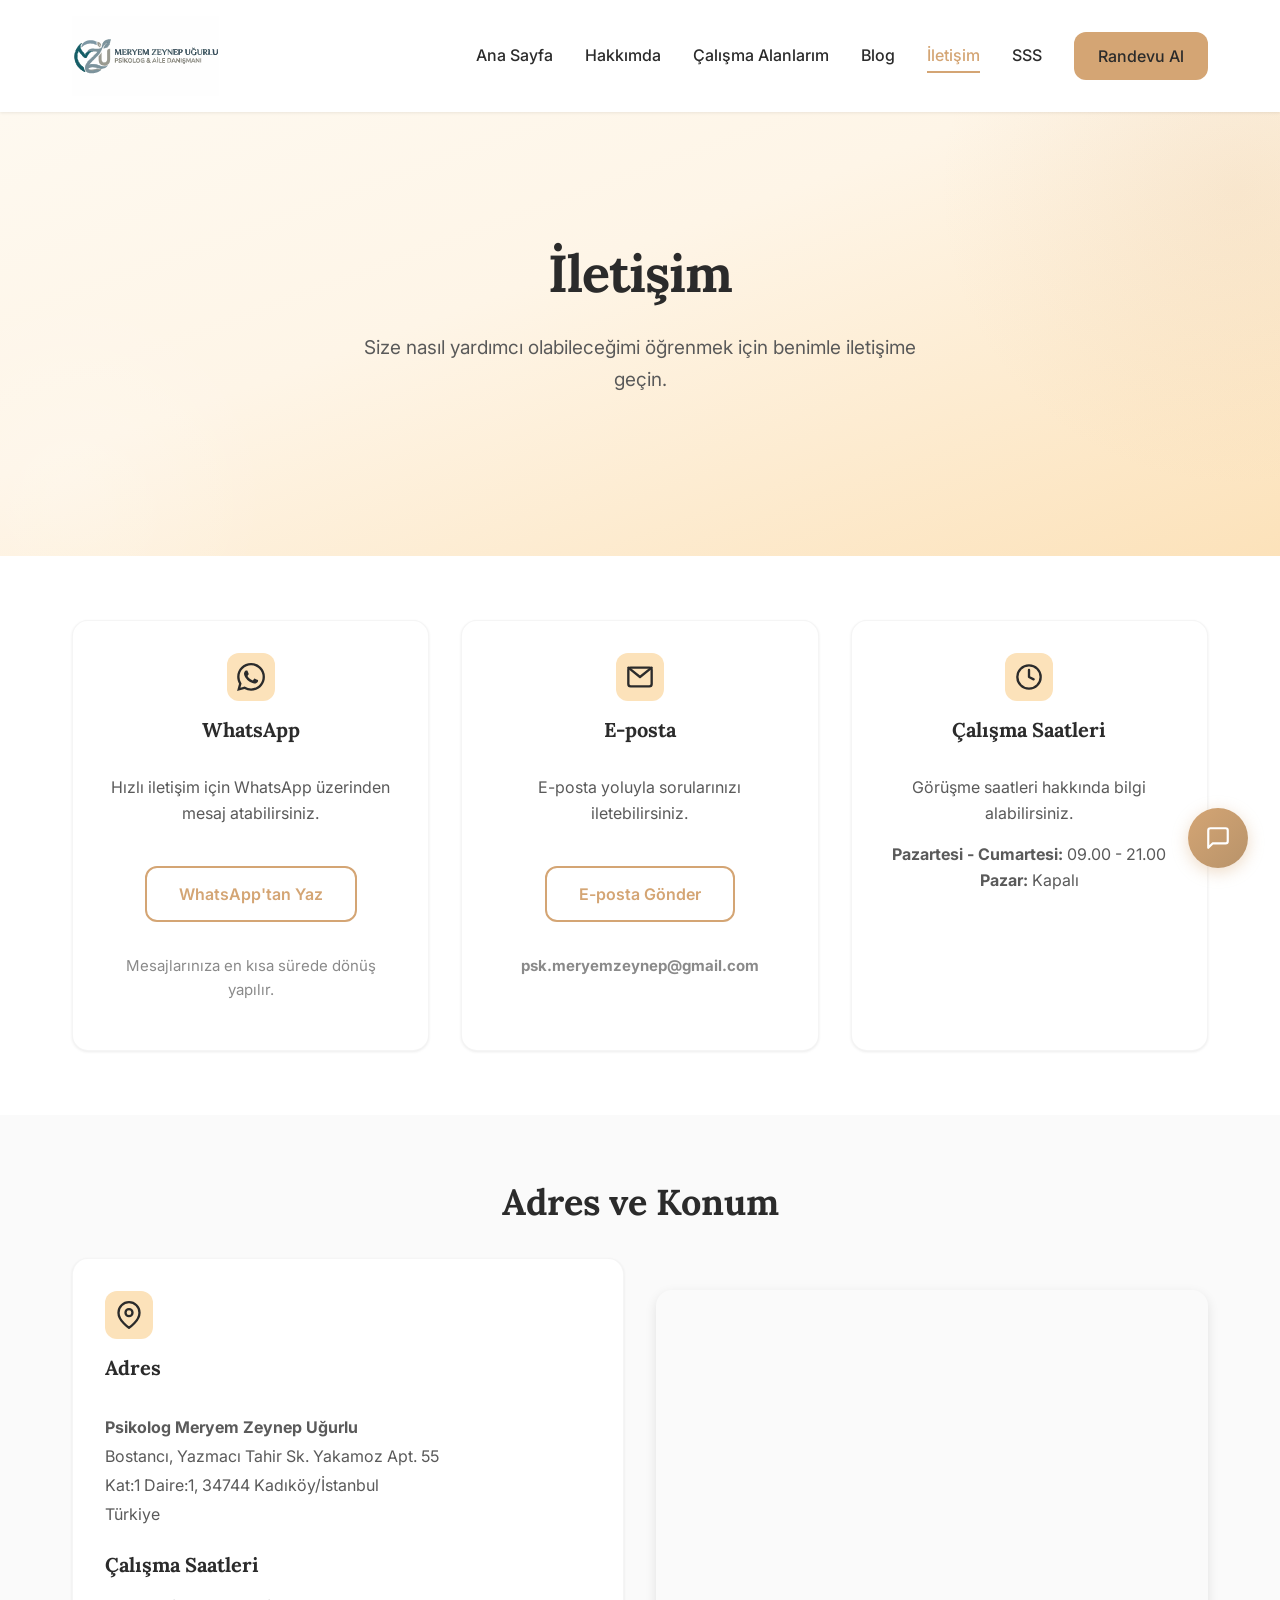
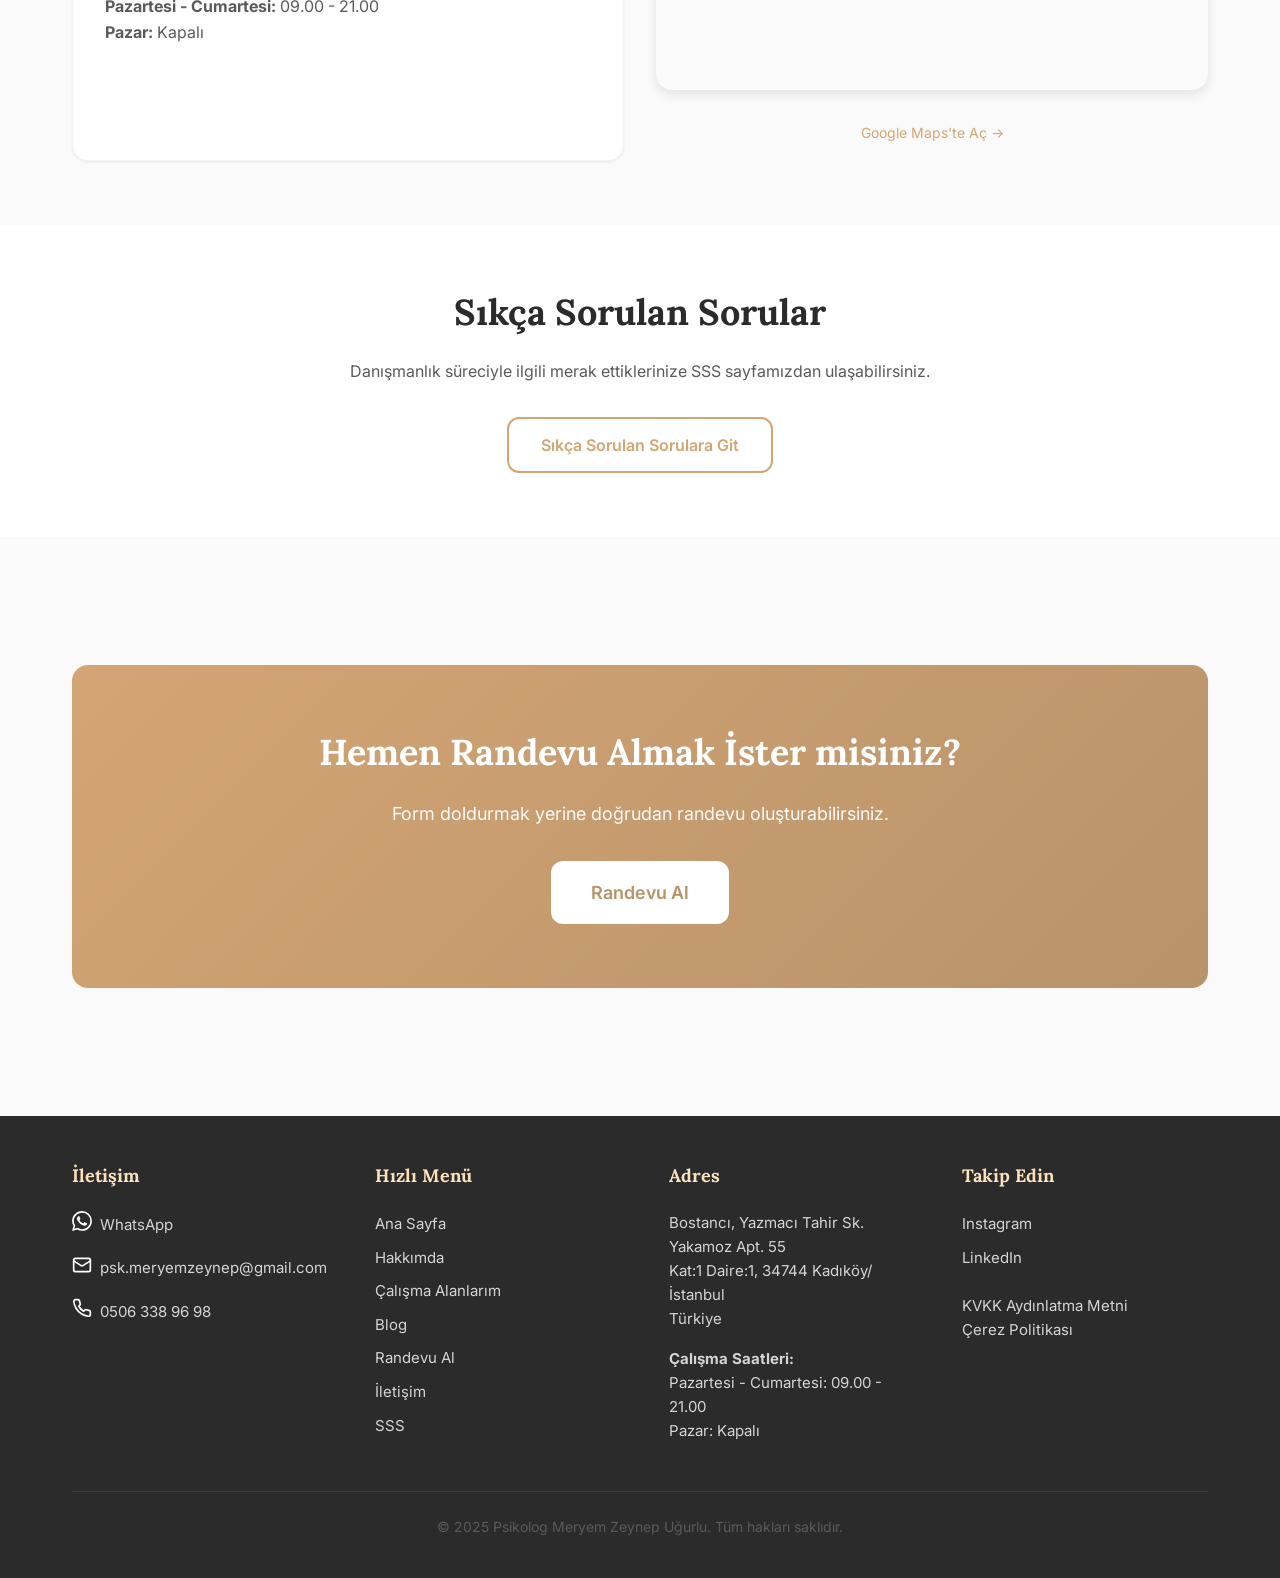
<file: iletisim.html>
<!DOCTYPE html>
<html lang="tr">
<head>
  <meta charset="UTF-8">
  <meta name="viewport" content="width=device-width, initial-scale=1.0">

  <!-- SEO Meta Etiketleri -->
  <title>İletişim - Psikolog Meryem Zeynep Uğurlu | Kadıköy, İstanbul</title>
  <meta name="description" content="Psikolog Meryem Zeynep Uğurlu ile iletişime geçin. Kadıköy Bostancı'da psikolojik danışmanlık hizmetleri. Adres, e-posta ve WhatsApp iletişim bilgileri.">
  <meta name="keywords" content="psikolog iletişim, psikolog Kadıköy, psikolog Bostancı, Meryem Zeynep Uğurlu iletişim, psikolojik danışmanlık randevu">
  <meta name="author" content="Psikolog Meryem Zeynep Uğurlu">
  <meta name="robots" content="index, follow">
  <link rel="canonical" href="https://www.psikologlarmeryemzeynep.com/iletisim.html">

  <!-- Open Graph -->
  <meta property="og:title" content="İletişim - Psikolog Meryem Zeynep Uğurlu | Kadıköy">
  <meta property="og:description" content="Psikolojik danışmanlık için iletişim bilgileri. Kadıköy Bostancı.">
  <meta property="og:type" content="website">
  <meta property="og:url" content="https://www.psikologlarmeryemzeynep.com/iletisim.html">
  <meta property="og:image" content="https://www.psikologlarmeryemzeynep.com/assets/img/kahraman.webp">
  <meta property="og:locale" content="tr_TR">

  <!-- Twitter Card -->
  <meta name="twitter:card" content="summary">
  <meta name="twitter:title" content="İletişim - Psikolog Meryem Zeynep Uğurlu | Kadıköy">
  <meta name="twitter:description" content="Psikolojik danışmanlık için iletişim bilgileri. Kadıköy Bostancı.">
  <meta name="twitter:image" content="https://www.psikologlarmeryemzeynep.com/assets/img/kahraman.webp">

  <!-- Favicon -->
  <link rel="icon" type="image/svg+xml" href="assets/img/logo.svg">

  <!-- Google Fonts -->
  <link rel="preconnect" href="https://fonts.googleapis.com">
  <link rel="preconnect" href="https://fonts.gstatic.com" crossorigin>
  <link href="https://fonts.googleapis.com/css2?family=Inter:wght@400;500;600;700&family=Lora:wght@400;500;600;700&display=swap" rel="stylesheet">
  <!-- Stylesheet -->
  <link rel="stylesheet" href="assets/styles.css">

  <!-- JSON-LD -->
  <script type="application/ld+json">
  {
    "@context": "https://schema.org",
    "@type": "ContactPage",
    "url": "https://www.psikologlarmeryemzeynep.com/iletisim.html",
    "mainEntity": {
      "@type": "Psychologist",
      "name": "Psikolog Meryem Zeynep Uğurlu",
      "email": "psk.meryemzeynep@gmail.com",
      "address": {
        "@type": "PostalAddress",
        "streetAddress": "Bostancı, Yazmacı Tahir Sk. Yakamoz Apt. 55 Kat:1 Daire:1",
        "addressLocality": "Kadıköy",
        "addressRegion": "İstanbul",
        "postalCode": "34744",
        "addressCountry": "TR"
      },
      "openingHours": "Mo-Sa 09:00-21:00"
    }
  }
  </script>
</head>
<body>
  <a href="#main-content" class="skip-link">Ana içeriğe geç</a>

  <!-- Header & Navigation -->
  <header class="site-header">
    <div class="header-container">
      <a href="index.html" class="logo" aria-label="Ana Sayfa">
        <img src="assets/img/logo.svg" alt="Psikolog Meryem Zeynep Uğurlu Logo">
      </a>

      <button class="menu-toggle" aria-expanded="false" aria-label="Menüyü aç/kapat">
        <span></span>
        <span></span>
        <span></span>
      </button>

      <nav aria-label="Ana navigasyon">
        <ul class="nav-menu">
          <li><a href="index.html">Ana Sayfa</a></li>
          <li><a href="hakkimda.html">Hakkımda</a></li>
          <li><a href="calisma-alanlari.html">Çalışma Alanlarım</a></li>
          <li><a href="blog.html">Blog</a></li>
          <li><a href="iletisim.html">İletişim</a></li>
          <li><a href="sss.html">SSS</a></li>
          <li><a href="randevu.html" class="btn btn-primary">Randevu Al</a></li>
        </ul>
      </nav>
    </div>
  </header>

  <!-- Main Content -->
  <main id="main-content">
    <!-- Hero -->
    <section class="hero">
      <div class="hero-content">
        <h1>İletişim</h1>
        <p>
          Size nasıl yardımcı olabileceğimi öğrenmek için benimle iletişime geçin.
        </p>
      </div>
    </section>

    <!-- İletişim Bilgileri -->
    <section class="section">
      <div class="container">
        <div class="grid grid-3 contact-cards">
          <!-- WhatsApp -->
          <div class="card">
            <div class="card-header">
              <div class="card-icon" aria-hidden="true">
                <svg xmlns="http://www.w3.org/2000/svg" width="28" height="28" viewBox="0 0 24 24" fill="currentColor">
                  <path d="M17.472 14.382c-.297-.149-1.758-.867-2.03-.967-.273-.099-.471-.148-.67.15-.197.297-.767.966-.94 1.164-.173.199-.347.223-.644.075-.297-.15-1.255-.463-2.39-1.475-.883-.788-1.48-1.761-1.653-2.059-.173-.297-.018-.458.13-.606.134-.133.298-.347.446-.52.149-.174.198-.298.298-.497.099-.198.05-.371-.025-.52-.075-.149-.669-1.612-.916-2.207-.242-.579-.487-.5-.669-.51-.173-.008-.371-.01-.57-.01-.198 0-.52.074-.792.372-.272.297-1.04 1.016-1.04 2.479 0 1.462 1.065 2.875 1.213 3.074.149.198 2.096 3.2 5.077 4.487.709.306 1.262.489 1.694.625.712.227 1.36.195 1.871.118.571-.085 1.758-.719 2.006-1.413.248-.694.248-1.289.173-1.413-.074-.124-.272-.198-.57-.347m-5.421 7.403h-.004a9.87 9.87 0 01-5.031-1.378l-.361-.214-3.741.982.998-3.648-.235-.374a9.86 9.86 0 01-1.51-5.26c.001-5.45 4.436-9.884 9.888-9.884 2.64 0 5.122 1.03 6.988 2.898a9.825 9.825 0 012.893 6.994c-.003 5.45-4.437 9.884-9.885 9.884m8.413-18.297A11.815 11.815 0 0012.05 0C5.495 0 .16 5.335.157 11.892c0 2.096.547 4.142 1.588 5.945L.057 24l6.305-1.654a11.882 11.882 0 005.683 1.448h.005c6.554 0 11.89-5.335 11.893-11.893a11.821 11.821 0 00-3.48-8.413z"/>
                </svg>
              </div>
              <h2 class="card-title">WhatsApp</h2>
            </div>
            <div class="card-body">
              <p style="margin-bottom: var(--space-sm);">
                Hızlı iletişim için WhatsApp üzerinden mesaj atabilirsiniz.
              </p>
              <p>
                <a href="https://wa.me/905063389698" target="_blank" rel="noopener noreferrer" class="btn btn-secondary">
                  WhatsApp'tan Yaz
                </a>
              </p>
              <p style="margin-top: var(--space-sm); font-size: 0.9375rem; color: var(--color-text-lighter);">
                Mesajlarınıza en kısa sürede dönüş yapılır.
              </p>
            </div>
          </div>

          <!-- E-posta -->
          <div class="card">
            <div class="card-header">
              <div class="card-icon" aria-hidden="true">
                <svg xmlns="http://www.w3.org/2000/svg" width="28" height="28" viewBox="0 0 24 24" fill="none" stroke="currentColor" stroke-width="2" stroke-linecap="round" stroke-linejoin="round">
                  <rect x="2" y="4" width="20" height="16" rx="2"/>
                  <path d="M22 4l-10 8L2 4"/>
                </svg>
              </div>
              <h2 class="card-title">E-posta</h2>
            </div>
            <div class="card-body">
              <p style="margin-bottom: var(--space-sm);">
                E-posta yoluyla sorularınızı iletebilirsiniz.
              </p>
              <p>
                <a href="mailto:psk.meryemzeynep@gmail.com?subject=Bilgi%20Talebi" class="btn btn-secondary">
                  E-posta Gönder
                </a>
              </p>
              <p style="margin-top: var(--space-sm); font-size: 0.9375rem; color: var(--color-text-lighter);">
                <strong>psk.meryemzeynep@gmail.com</strong>
              </p>
            </div>
          </div>

          <!-- Çalışma Saatleri -->
          <div class="card">
            <div class="card-header">
              <div class="card-icon" aria-hidden="true">
                <svg xmlns="http://www.w3.org/2000/svg" width="28" height="28" viewBox="0 0 24 24" fill="none" stroke="currentColor" stroke-width="2" stroke-linecap="round" stroke-linejoin="round">
                  <circle cx="12" cy="12" r="10"/>
                  <polyline points="12 6 12 12 16 14"/>
                </svg>
              </div>
              <h2 class="card-title">Çalışma Saatleri</h2>
            </div>
            <div class="card-body">
              <p style="margin-bottom: var(--space-sm);">
                Görüşme saatleri hakkında bilgi alabilirsiniz.
              </p>
              <ul style="list-style: none; margin: 0; padding: 0; color: var(--color-text-light);">
                <li><strong>Pazartesi - Cumartesi:</strong> 09.00 - 21.00</li>
                <li><strong>Pazar:</strong> Kapalı</li>
              </ul>
            </div>
          </div>
        </div>
      </div>
    </section>

    <!-- Adres ve Harita -->
    <section class="section section-alt">
      <div class="container">
        <h2 class="text-center mb-lg">Adres ve Konum</h2>

        <div class="grid grid-2" style="align-items: start;">
          <!-- Adres Bilgileri -->
          <div class="card">
            <div class="card-header">
              <div class="card-icon" aria-hidden="true">
                <svg xmlns="http://www.w3.org/2000/svg" width="28" height="28" viewBox="0 0 24 24" fill="none" stroke="currentColor" stroke-width="2" stroke-linecap="round" stroke-linejoin="round">
                  <path d="M21 10c0 7-9 13-9 13s-9-6-9-13a9 9 0 0118 0z"/>
                  <circle cx="12" cy="10" r="3"/>
                </svg>
              </div>
              <h3 class="card-title">Adres</h3>
            </div>
            <div class="card-body">
              <address style="font-style: normal; line-height: 1.8;">
                <strong>Psikolog Meryem Zeynep Uğurlu</strong><br>
                Bostancı, Yazmacı Tahir Sk. Yakamoz Apt. 55<br>
                Kat:1 Daire:1, 34744 Kadıköy/İstanbul<br>
                Türkiye
              </address>

              <h4 style="margin-top: var(--space-md); margin-bottom: var(--space-sm);">Çalışma Saatleri</h4>
              <ul style="list-style: none; margin: 0; color: var(--color-text-light);">
                <li><strong>Pazartesi - Cumartesi:</strong> 09.00 - 21.00</li>
                <li><strong>Pazar:</strong> Kapalı</li>
              </ul>
            </div>
          </div>

          <!-- Google Maps -->
          <div>
            <div class="map-container">
              <iframe src="https://www.google.com/maps/embed?pb=!1m18!1m12!1m3!1d3013.291900228317!2d29.091881675661647!3d40.953183822816094!2m3!1f0!2f0!3f0!3m2!1i1024!2i768!4f13.1!3m3!1m2!1s0x14cac7dea4a0f21f%3A0xc6c971479a6133ce!2sPsikolog%20Meryem%20Zeynep%20U%C4%9Furlu!5e0!3m2!1str!2sjp!4v1774342284554!5m2!1str!2sjp" width="600" height="450" style="border:0;" allowfullscreen="" loading="lazy" referrerpolicy="no-referrer-when-downgrade" title="Konum - Google Maps"></iframe>
            </div>
            <p style="text-align: center; margin-top: var(--space-sm); font-size: 0.875rem; color: var(--color-text-lighter);">
              <a href="https://maps.app.goo.gl/VUgLxnZhPFdgcXD18" target="_blank" rel="noopener noreferrer">
                Google Maps'te Aç &rarr;
              </a>
            </p>
          </div>
        </div>
      </div>
    </section>

    <!-- SSS Yönlendirme -->
    <section class="section">
      <div class="container">
        <div class="text-center">
          <h2 class="mb-md">Sıkça Sorulan Sorular</h2>
          <p class="mb-lg" style="max-width: 600px; margin-left: auto; margin-right: auto; color: var(--color-text-light);">
            Danışmanlık süreciyle ilgili merak ettiklerinize SSS sayfamızdan ulaşabilirsiniz.
          </p>
          <a href="sss.html" class="btn btn-secondary">Sıkça Sorulan Sorulara Git</a>
        </div>
      </div>
    </section>

    <!-- CTA -->
    <section class="section section-alt">
      <div class="container">
        <div class="cta-section">
          <h2>Hemen Randevu Almak İster misiniz?</h2>
          <p>
            Form doldurmak yerine doğrudan randevu oluşturabilirsiniz.
          </p>
          <a href="randevu.html" class="btn btn-primary btn-large">Randevu Al</a>
        </div>
      </div>
    </section>
  </main>

  <!-- Footer -->
  <footer class="site-footer">
    <div class="container">
      <div class="footer-content">
        <div class="footer-section">
          <h3>İletişim</h3>
          <div class="footer-contact-item">
            <span aria-hidden="true">
              <svg xmlns="http://www.w3.org/2000/svg" width="20" height="20" viewBox="0 0 24 24" fill="currentColor"><path d="M17.472 14.382c-.297-.149-1.758-.867-2.03-.967-.273-.099-.471-.148-.67.15-.197.297-.767.966-.94 1.164-.173.199-.347.223-.644.075-.297-.15-1.255-.463-2.39-1.475-.883-.788-1.48-1.761-1.653-2.059-.173-.297-.018-.458.13-.606.134-.133.298-.347.446-.52.149-.174.198-.298.298-.497.099-.198.05-.371-.025-.52-.075-.149-.669-1.612-.916-2.207-.242-.579-.487-.5-.669-.51-.173-.008-.371-.01-.57-.01-.198 0-.52.074-.792.372-.272.297-1.04 1.016-1.04 2.479 0 1.462 1.065 2.875 1.213 3.074.149.198 2.096 3.2 5.077 4.487.709.306 1.262.489 1.694.625.712.227 1.36.195 1.871.118.571-.085 1.758-.719 2.006-1.413.248-.694.248-1.289.173-1.413-.074-.124-.272-.198-.57-.347m-5.421 7.403h-.004a9.87 9.87 0 01-5.031-1.378l-.361-.214-3.741.982.998-3.648-.235-.374a9.86 9.86 0 01-1.51-5.26c.001-5.45 4.436-9.884 9.888-9.884 2.64 0 5.122 1.03 6.988 2.898a9.825 9.825 0 012.893 6.994c-.003 5.45-4.437 9.884-9.885 9.884m8.413-18.297A11.815 11.815 0 0012.05 0C5.495 0 .16 5.335.157 11.892c0 2.096.547 4.142 1.588 5.945L.057 24l6.305-1.654a11.882 11.882 0 005.683 1.448h.005c6.554 0 11.89-5.335 11.893-11.893a11.821 11.821 0 00-3.48-8.413z"/></svg>
            </span>
            <a href="https://wa.me/905063389698" target="_blank" rel="noopener noreferrer">WhatsApp</a>
          </div>
          <div class="footer-contact-item">
            <span aria-hidden="true">
              <svg xmlns="http://www.w3.org/2000/svg" width="20" height="20" viewBox="0 0 24 24" fill="none" stroke="currentColor" stroke-width="2" stroke-linecap="round" stroke-linejoin="round"><rect width="20" height="16" x="2" y="4" rx="2"/><path d="m22 7-8.97 5.7a1.94 1.94 0 0 1-2.06 0L2 7"/></svg>
            </span>
            <a href="mailto:psk.meryemzeynep@gmail.com">psk.meryemzeynep@gmail.com</a>
          </div>
          <div class="footer-contact-item">
            <span aria-hidden="true">
              <svg xmlns="http://www.w3.org/2000/svg" width="20" height="20" viewBox="0 0 24 24" fill="none" stroke="currentColor" stroke-width="2" stroke-linecap="round" stroke-linejoin="round"><path d="M22 16.92v3a2 2 0 0 1-2.18 2 19.79 19.79 0 0 1-8.63-3.07 19.5 19.5 0 0 1-6-6 19.79 19.79 0 0 1-3.07-8.67A2 2 0 0 1 4.11 2h3a2 2 0 0 1 2 1.72 12.84 12.84 0 0 0 .7 2.81 2 2 0 0 1-.45 2.11L8.09 9.91a16 16 0 0 0 6 6l1.27-1.27a2 2 0 0 1 2.11-.45 12.84 12.84 0 0 0 2.81.7A2 2 0 0 1 22 16.92z"/></svg>
            </span>
            <a href="tel:+905063389698">0506 338 96 98</a>
          </div>
        </div>

        <div class="footer-section">
          <h3>Hızlı Menü</h3>
          <ul class="footer-links">
            <li><a href="index.html">Ana Sayfa</a></li>
            <li><a href="hakkimda.html">Hakkımda</a></li>
            <li><a href="calisma-alanlari.html">Çalışma Alanlarım</a></li>
            <li><a href="blog.html">Blog</a></li>
            <li><a href="randevu.html">Randevu Al</a></li>
            <li><a href="iletisim.html">İletişim</a></li>
            <li><a href="sss.html">SSS</a></li>
          </ul>
        </div>

        <div class="footer-section">
          <h3>Adres</h3>
          <p>
            Bostancı, Yazmacı Tahir Sk. Yakamoz Apt. 55<br>
            Kat:1 Daire:1, 34744 Kadıköy/İstanbul<br>
            Türkiye
          </p>
          <p><strong>Çalışma Saatleri:</strong><br>
          Pazartesi - Cumartesi: 09.00 - 21.00<br>
          Pazar: Kapalı</p>
        </div>

        <div class="footer-section">
          <h3>Takip Edin</h3>
          <ul class="footer-links">
            <li><a href="https://www.instagram.com/psk.meryemugurlu" target="_blank" rel="noopener noreferrer">Instagram</a></li>
            <li><a href="https://tr.linkedin.com/in/meryem-zeynep-ugurlu" target="_blank" rel="noopener noreferrer">LinkedIn</a></li>
          </ul>
          <p style="margin-top: var(--space-md); font-size: 0.875rem;">
            <a href="kvkk.html">KVKK Aydınlatma Metni</a><br>
            <a href="cerez-politikasi.html">Çerez Politikası</a>
          </p>
        </div>
      </div>

      <div class="footer-bottom">
        <p>&copy; 2025 Psikolog Meryem Zeynep Uğurlu. Tüm hakları saklıdır.</p>
      </div>
    </div>
  </footer>

  <!-- Sabit İletişim Butonları (Speed Dial) -->
  <div class="fixed-contact" id="speedDial" aria-label="Hızlı iletişim">
    <div class="speed-dial-items">
      <a href="mailto:psk.meryemzeynep@gmail.com?subject=Randevu%20Talebi"
         class="contact-btn email"
         aria-label="E-posta gönder">
        <svg xmlns="http://www.w3.org/2000/svg" width="22" height="22" viewBox="0 0 24 24" fill="none" stroke="currentColor" stroke-width="2" stroke-linecap="round" stroke-linejoin="round" aria-hidden="true"><rect x="2" y="4" width="20" height="16" rx="2"/><path d="M22 4l-10 8L2 4"/></svg>
        <span class="contact-btn-label">E-posta</span>
      </a>
      <a href="tel:+905063389698" class="contact-btn phone" aria-label="Telefon ile ara">
        <svg xmlns="http://www.w3.org/2000/svg" width="22" height="22" viewBox="0 0 24 24" fill="none" stroke="currentColor" stroke-width="2" stroke-linecap="round" stroke-linejoin="round" aria-hidden="true"><path d="M22 16.92v3a2 2 0 0 1-2.18 2 19.79 19.79 0 0 1-8.63-3.07 19.5 19.5 0 0 1-6-6 19.79 19.79 0 0 1-3.07-8.67A2 2 0 0 1 4.11 2h3a2 2 0 0 1 2 1.72 12.84 12.84 0 0 0 .7 2.81 2 2 0 0 1-.45 2.11L8.09 9.91a16 16 0 0 0 6 6l1.27-1.27a2 2 0 0 1 2.11-.45 12.84 12.84 0 0 0 2.81.7A2 2 0 0 1 22 16.92z"/></svg>
        <span class="contact-btn-label">Telefon</span>
      </a>
      <a href="https://wa.me/905063389698"
         class="contact-btn whatsapp"
         target="_blank"
         rel="noopener noreferrer"
         aria-label="WhatsApp ile iletişime geç">
        <svg xmlns="http://www.w3.org/2000/svg" width="22" height="22" viewBox="0 0 24 24" fill="currentColor"><path d="M17.472 14.382c-.297-.149-1.758-.867-2.03-.967-.273-.099-.471-.148-.67.15-.197.297-.767.966-.94 1.164-.173.199-.347.223-.644.075-.297-.15-1.255-.463-2.39-1.475-.883-.788-1.48-1.761-1.653-2.059-.173-.297-.018-.458.13-.606.134-.133.298-.347.446-.52.149-.174.198-.298.298-.497.099-.198.05-.371-.025-.52-.075-.149-.669-1.612-.916-2.207-.242-.579-.487-.5-.669-.51-.173-.008-.371-.01-.57-.01-.198 0-.52.074-.792.372-.272.297-1.04 1.016-1.04 2.479 0 1.462 1.065 2.875 1.213 3.074.149.198 2.096 3.2 5.077 4.487.709.306 1.262.489 1.694.625.712.227 1.36.195 1.871.118.571-.085 1.758-.719 2.006-1.413.248-.694.248-1.289.173-1.413-.074-.124-.272-.198-.57-.347m-5.421 7.403h-.004a9.87 9.87 0 01-5.031-1.378l-.361-.214-3.741.982.998-3.648-.235-.374a9.86 9.86 0 01-1.51-5.26c.001-5.45 4.436-9.884 9.888-9.884 2.64 0 5.122 1.03 6.988 2.898a9.825 9.825 0 012.893 6.994c-.003 5.45-4.437 9.884-9.885 9.884m8.413-18.297A11.815 11.815 0 0012.05 0C5.495 0 .16 5.335.157 11.892c0 2.096.547 4.142 1.588 5.945L.057 24l6.305-1.654a11.882 11.882 0 005.683 1.448h.005c6.554 0 11.89-5.335 11.893-11.893a11.821 11.821 0 00-3.48-8.413z"/></svg>
        <span class="contact-btn-label">WhatsApp</span>
      </a>
    </div>
    <button class="speed-dial-trigger" id="speedDialTrigger" aria-label="İletişim seçeneklerini aç" aria-expanded="false">
      <svg class="speed-dial-icon-open" xmlns="http://www.w3.org/2000/svg" width="26" height="26" viewBox="0 0 24 24" fill="none" stroke="currentColor" stroke-width="2" stroke-linecap="round" stroke-linejoin="round"><path d="M21 15a2 2 0 0 1-2 2H7l-4 4V5a2 2 0 0 1 2-2h14a2 2 0 0 1 2 2z"/></svg>
      <svg class="speed-dial-icon-close" xmlns="http://www.w3.org/2000/svg" width="26" height="26" viewBox="0 0 24 24" fill="none" stroke="currentColor" stroke-width="2" stroke-linecap="round" stroke-linejoin="round"><line x1="18" y1="6" x2="6" y2="18"/><line x1="6" y1="6" x2="18" y2="18"/></svg>
    </button>
  </div>

  <!-- JavaScript -->
  <script src="assets/app.js"></script>
</body>
</html>
</file>
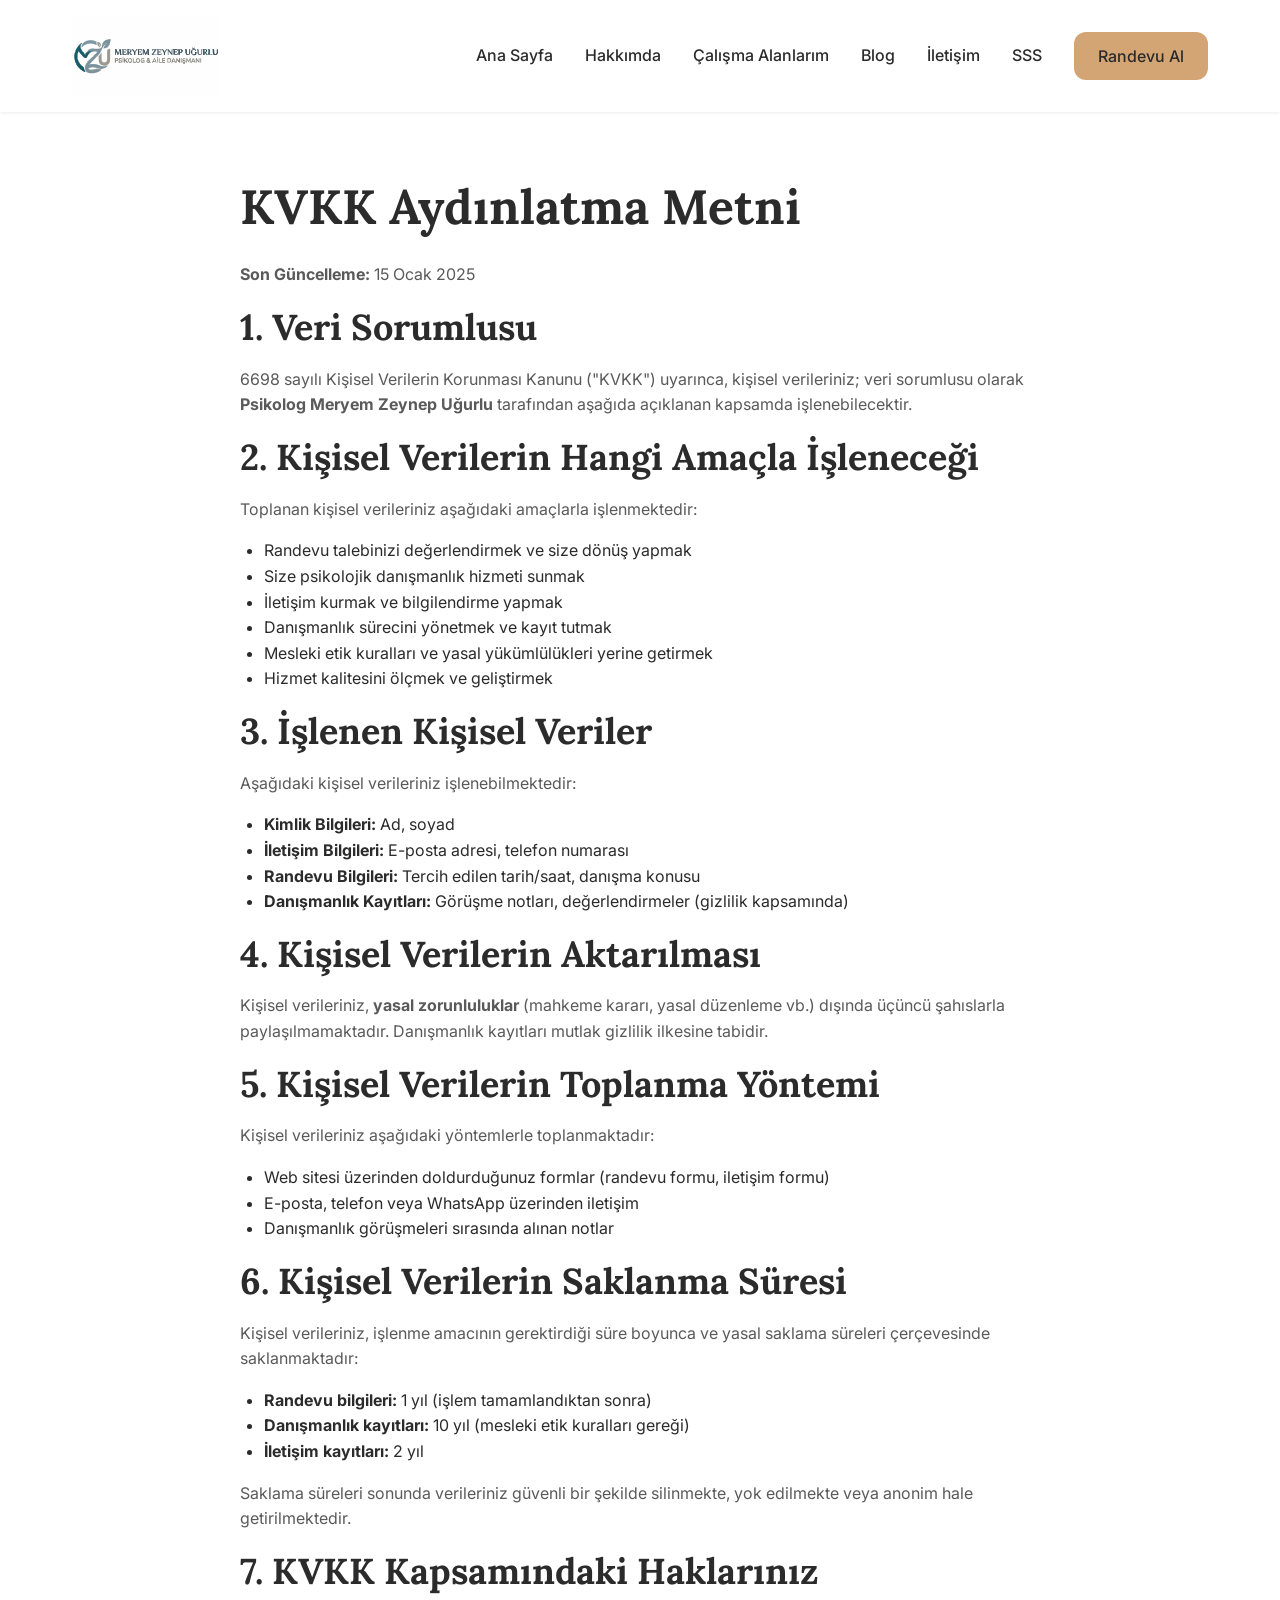
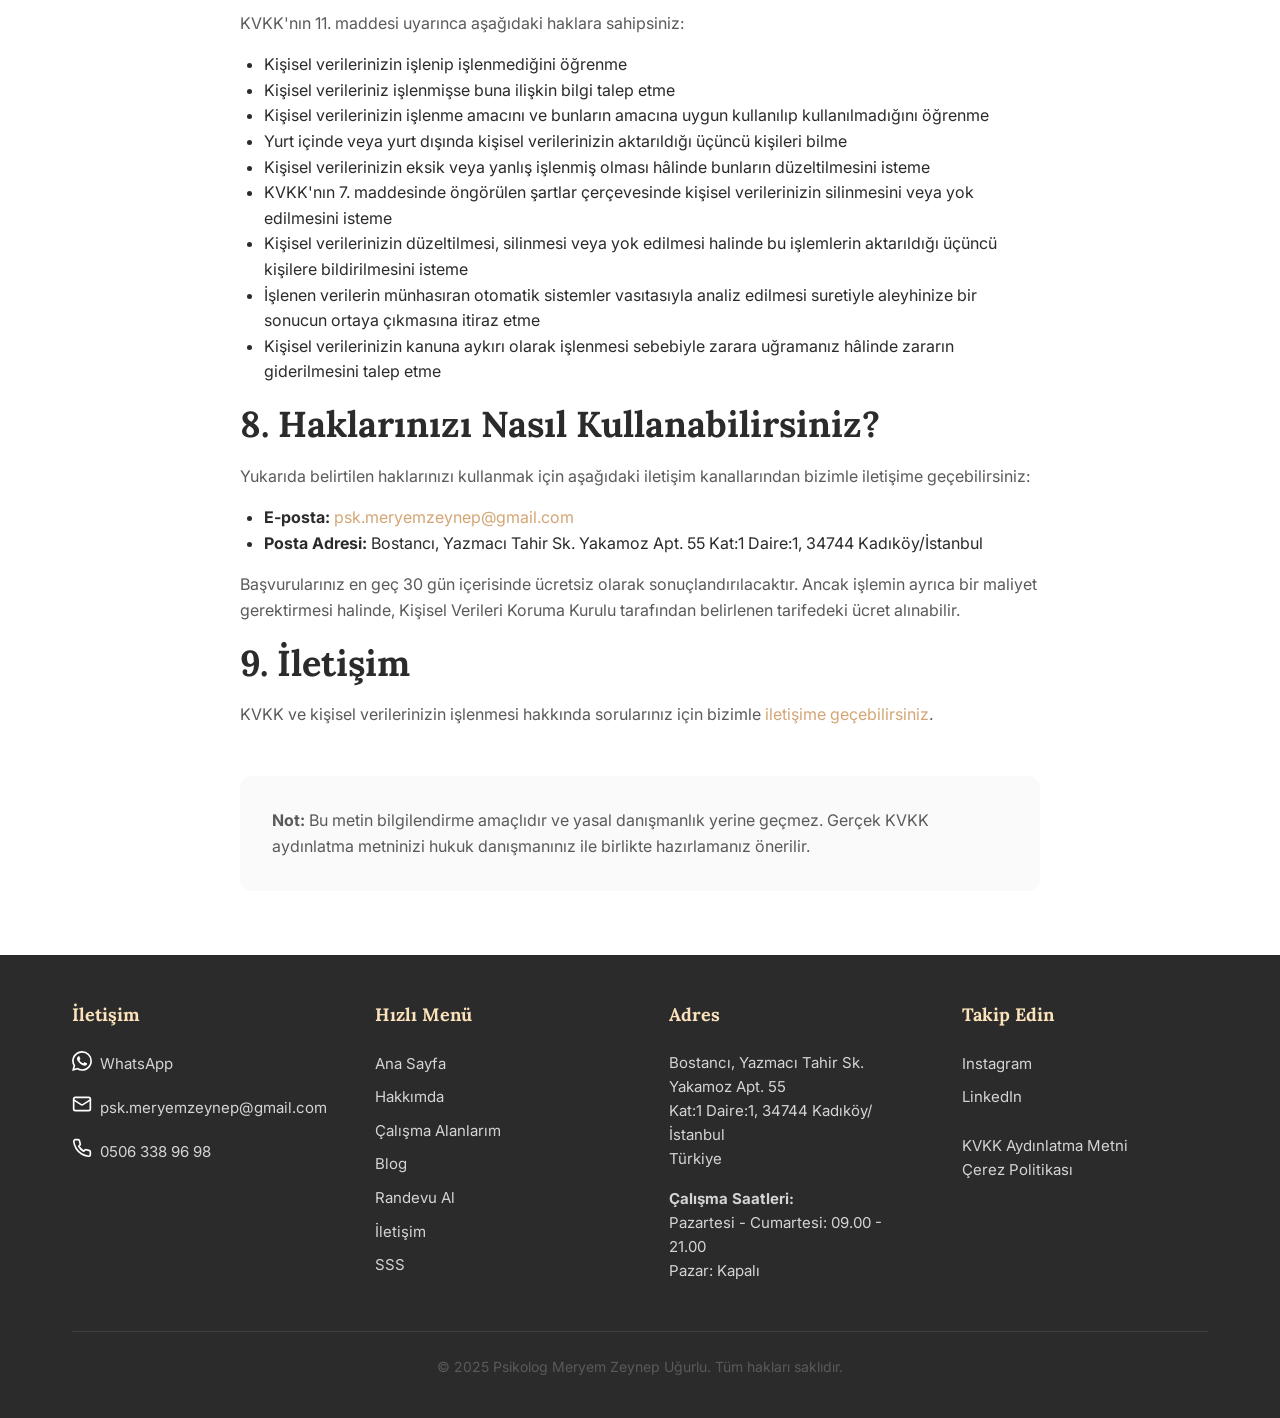
<file: kvkk.html>
<!DOCTYPE html>
<html lang="tr">
<head>
  <meta charset="UTF-8">
  <meta name="viewport" content="width=device-width, initial-scale=1.0">
  <title>KVKK Aydınlatma Metni | Psikolog</title>
  <meta name="description" content="Kişisel verilerin korunması kanunu aydınlatma metni.">
  <meta name="robots" content="noindex, follow">
  <link rel="icon" type="image/svg+xml" href="assets/img/logo.svg">
  <link rel="preconnect" href="https://fonts.googleapis.com">
  <link rel="preconnect" href="https://fonts.gstatic.com" crossorigin>
  <link href="https://fonts.googleapis.com/css2?family=Inter:wght@400;500;600;700&family=Lora:wght@400;500;600;700&display=swap" rel="stylesheet">
  <link rel="stylesheet" href="assets/styles.css">
</head>
<body>
  <a href="#main-content" class="skip-link">Ana içeriğe geç</a>

  <header class="site-header">
    <div class="header-container">
      <a href="index.html" class="logo" aria-label="Ana Sayfa">
        <img src="assets/img/logo.svg" alt="Psikolog Meryem Zeynep Uğurlu Logo">
      </a>
      <button class="menu-toggle" aria-expanded="false" aria-label="Menüyü aç/kapat">
        <span></span>
        <span></span>
        <span></span>
      </button>
      <nav aria-label="Ana navigasyon">
        <ul class="nav-menu">
          <li><a href="index.html">Ana Sayfa</a></li>
          <li><a href="hakkimda.html">Hakkımda</a></li>
          <li><a href="calisma-alanlari.html">Çalışma Alanlarım</a></li>
          <li><a href="blog.html">Blog</a></li>
          <li><a href="iletisim.html">İletişim</a></li>
          <li><a href="sss.html">SSS</a></li>
          <li><a href="randevu.html" class="btn btn-primary">Randevu Al</a></li>
        </ul>
      </nav>
    </div>
  </header>

  <main id="main-content">
    <section class="section">
      <div class="container">
        <div class="blog-article">
          <h1>KVKK Aydınlatma Metni</h1>

          <p><strong>Son Güncelleme:</strong> 15 Ocak 2025</p>

          <h2>1. Veri Sorumlusu</h2>
          <p>
            6698 sayılı Kişisel Verilerin Korunması Kanunu ("KVKK") uyarınca, kişisel verileriniz;
            veri sorumlusu olarak <strong>Psikolog Meryem Zeynep Uğurlu</strong> tarafından aşağıda açıklanan
            kapsamda işlenebilecektir.
          </p>

          <h2>2. Kişisel Verilerin Hangi Amaçla İşleneceği</h2>
          <p>Toplanan kişisel verileriniz aşağıdaki amaçlarla işlenmektedir:</p>
          <ul>
            <li>Randevu talebinizi değerlendirmek ve size dönüş yapmak</li>
            <li>Size psikolojik danışmanlık hizmeti sunmak</li>
            <li>İletişim kurmak ve bilgilendirme yapmak</li>
            <li>Danışmanlık sürecini yönetmek ve kayıt tutmak</li>
            <li>Mesleki etik kuralları ve yasal yükümlülükleri yerine getirmek</li>
            <li>Hizmet kalitesini ölçmek ve geliştirmek</li>
          </ul>

          <h2>3. İşlenen Kişisel Veriler</h2>
          <p>Aşağıdaki kişisel verileriniz işlenebilmektedir:</p>
          <ul>
            <li><strong>Kimlik Bilgileri:</strong> Ad, soyad</li>
            <li><strong>İletişim Bilgileri:</strong> E-posta adresi, telefon numarası</li>
            <li><strong>Randevu Bilgileri:</strong> Tercih edilen tarih/saat, danışma konusu</li>
            <li><strong>Danışmanlık Kayıtları:</strong> Görüşme notları, değerlendirmeler (gizlilik kapsamında)</li>
          </ul>

          <h2>4. Kişisel Verilerin Aktarılması</h2>
          <p>
            Kişisel verileriniz, <strong>yasal zorunluluklar</strong> (mahkeme kararı, yasal düzenleme vb.)
            dışında üçüncü şahıslarla paylaşılmamaktadır. Danışmanlık kayıtları mutlak gizlilik ilkesine tabidir.
          </p>

          <h2>5. Kişisel Verilerin Toplanma Yöntemi</h2>
          <p>Kişisel verileriniz aşağıdaki yöntemlerle toplanmaktadır:</p>
          <ul>
            <li>Web sitesi üzerinden doldurduğunuz formlar (randevu formu, iletişim formu)</li>
            <li>E-posta, telefon veya WhatsApp üzerinden iletişim</li>
            <li>Danışmanlık görüşmeleri sırasında alınan notlar</li>
          </ul>

          <h2>6. Kişisel Verilerin Saklanma Süresi</h2>
          <p>
            Kişisel verileriniz, işlenme amacının gerektirdiği süre boyunca ve yasal saklama
            süreleri çerçevesinde saklanmaktadır:
          </p>
          <ul>
            <li><strong>Randevu bilgileri:</strong> 1 yıl (işlem tamamlandıktan sonra)</li>
            <li><strong>Danışmanlık kayıtları:</strong> 10 yıl (mesleki etik kuralları gereği)</li>
            <li><strong>İletişim kayıtları:</strong> 2 yıl</li>
          </ul>
          <p>
            Saklama süreleri sonunda verileriniz güvenli bir şekilde silinmekte, yok edilmekte
            veya anonim hale getirilmektedir.
          </p>

          <h2>7. KVKK Kapsamındaki Haklarınız</h2>
          <p>KVKK'nın 11. maddesi uyarınca aşağıdaki haklara sahipsiniz:</p>
          <ul>
            <li>Kişisel verilerinizin işlenip işlenmediğini öğrenme</li>
            <li>Kişisel verileriniz işlenmişse buna ilişkin bilgi talep etme</li>
            <li>Kişisel verilerinizin işlenme amacını ve bunların amacına uygun kullanılıp kullanılmadığını öğrenme</li>
            <li>Yurt içinde veya yurt dışında kişisel verilerinizin aktarıldığı üçüncü kişileri bilme</li>
            <li>Kişisel verilerinizin eksik veya yanlış işlenmiş olması hâlinde bunların düzeltilmesini isteme</li>
            <li>KVKK'nın 7. maddesinde öngörülen şartlar çerçevesinde kişisel verilerinizin silinmesini veya yok edilmesini isteme</li>
            <li>Kişisel verilerinizin düzeltilmesi, silinmesi veya yok edilmesi halinde bu işlemlerin aktarıldığı üçüncü kişilere bildirilmesini isteme</li>
            <li>İşlenen verilerin münhasıran otomatik sistemler vasıtasıyla analiz edilmesi suretiyle aleyhinize bir sonucun ortaya çıkmasına itiraz etme</li>
            <li>Kişisel verilerinizin kanuna aykırı olarak işlenmesi sebebiyle zarara uğramanız hâlinde zararın giderilmesini talep etme</li>
          </ul>

          <h2>8. Haklarınızı Nasıl Kullanabilirsiniz?</h2>
          <p>
            Yukarıda belirtilen haklarınızı kullanmak için aşağıdaki iletişim kanallarından
            bizimle iletişime geçebilirsiniz:
          </p>
          <ul>
            <li><strong>E-posta:</strong> <a href="mailto:psk.meryemzeynep@gmail.com">psk.meryemzeynep@gmail.com</a></li>
            <li><strong>Posta Adresi:</strong> Bostancı, Yazmacı Tahir Sk. Yakamoz Apt. 55 Kat:1 Daire:1, 34744 Kadıköy/İstanbul</li>
          </ul>
          <p>
            Başvurularınız en geç 30 gün içerisinde ücretsiz olarak sonuçlandırılacaktır.
            Ancak işlemin ayrıca bir maliyet gerektirmesi halinde, Kişisel Verileri Koruma
            Kurulu tarafından belirlenen tarifedeki ücret alınabilir.
          </p>

          <h2>9. İletişim</h2>
          <p>
            KVKK ve kişisel verilerinizin işlenmesi hakkında sorularınız için bizimle
            <a href="iletisim.html">iletişime geçebilirsiniz</a>.
          </p>

          <div style="margin-top: var(--space-xl); padding: var(--space-lg); background-color: var(--color-bg-alt); border-radius: var(--radius-md);">
            <p style="margin: 0;">
              <strong>Not:</strong> Bu metin bilgilendirme amaçlıdır ve yasal danışmanlık yerine geçmez.
              Gerçek KVKK aydınlatma metninizi hukuk danışmanınız ile birlikte hazırlamanız önerilir.
            </p>
          </div>
        </div>
      </div>
    </section>
  </main>

  <!-- Footer -->
  <footer class="site-footer">
    <div class="container">
      <div class="footer-content">
        <div class="footer-section">
          <h3>İletişim</h3>
          <div class="footer-contact-item">
            <span aria-hidden="true">
              <svg xmlns="http://www.w3.org/2000/svg" width="20" height="20" viewBox="0 0 24 24" fill="currentColor"><path d="M17.472 14.382c-.297-.149-1.758-.867-2.03-.967-.273-.099-.471-.148-.67.15-.197.297-.767.966-.94 1.164-.173.199-.347.223-.644.075-.297-.15-1.255-.463-2.39-1.475-.883-.788-1.48-1.761-1.653-2.059-.173-.297-.018-.458.13-.606.134-.133.298-.347.446-.52.149-.174.198-.298.298-.497.099-.198.05-.371-.025-.52-.075-.149-.669-1.612-.916-2.207-.242-.579-.487-.5-.669-.51-.173-.008-.371-.01-.57-.01-.198 0-.52.074-.792.372-.272.297-1.04 1.016-1.04 2.479 0 1.462 1.065 2.875 1.213 3.074.149.198 2.096 3.2 5.077 4.487.709.306 1.262.489 1.694.625.712.227 1.36.195 1.871.118.571-.085 1.758-.719 2.006-1.413.248-.694.248-1.289.173-1.413-.074-.124-.272-.198-.57-.347m-5.421 7.403h-.004a9.87 9.87 0 01-5.031-1.378l-.361-.214-3.741.982.998-3.648-.235-.374a9.86 9.86 0 01-1.51-5.26c.001-5.45 4.436-9.884 9.888-9.884 2.64 0 5.122 1.03 6.988 2.898a9.825 9.825 0 012.893 6.994c-.003 5.45-4.437 9.884-9.885 9.884m8.413-18.297A11.815 11.815 0 0012.05 0C5.495 0 .16 5.335.157 11.892c0 2.096.547 4.142 1.588 5.945L.057 24l6.305-1.654a11.882 11.882 0 005.683 1.448h.005c6.554 0 11.89-5.335 11.893-11.893a11.821 11.821 0 00-3.48-8.413z"/></svg>
            </span>
            <a href="https://wa.me/905063389698" target="_blank" rel="noopener noreferrer">WhatsApp</a>
          </div>
          <div class="footer-contact-item">
            <span aria-hidden="true">
              <svg xmlns="http://www.w3.org/2000/svg" width="20" height="20" viewBox="0 0 24 24" fill="none" stroke="currentColor" stroke-width="2" stroke-linecap="round" stroke-linejoin="round"><rect width="20" height="16" x="2" y="4" rx="2"/><path d="m22 7-8.97 5.7a1.94 1.94 0 0 1-2.06 0L2 7"/></svg>
            </span>
            <a href="mailto:psk.meryemzeynep@gmail.com">psk.meryemzeynep@gmail.com</a>
          </div>
          <div class="footer-contact-item">
            <span aria-hidden="true">
              <svg xmlns="http://www.w3.org/2000/svg" width="20" height="20" viewBox="0 0 24 24" fill="none" stroke="currentColor" stroke-width="2" stroke-linecap="round" stroke-linejoin="round"><path d="M22 16.92v3a2 2 0 0 1-2.18 2 19.79 19.79 0 0 1-8.63-3.07 19.5 19.5 0 0 1-6-6 19.79 19.79 0 0 1-3.07-8.67A2 2 0 0 1 4.11 2h3a2 2 0 0 1 2 1.72 12.84 12.84 0 0 0 .7 2.81 2 2 0 0 1-.45 2.11L8.09 9.91a16 16 0 0 0 6 6l1.27-1.27a2 2 0 0 1 2.11-.45 12.84 12.84 0 0 0 2.81.7A2 2 0 0 1 22 16.92z"/></svg>
            </span>
            <a href="tel:+905063389698">0506 338 96 98</a>
          </div>
        </div>

        <div class="footer-section">
          <h3>Hızlı Menü</h3>
          <ul class="footer-links">
            <li><a href="index.html">Ana Sayfa</a></li>
            <li><a href="hakkimda.html">Hakkımda</a></li>
            <li><a href="calisma-alanlari.html">Çalışma Alanlarım</a></li>
            <li><a href="blog.html">Blog</a></li>
            <li><a href="randevu.html">Randevu Al</a></li>
            <li><a href="iletisim.html">İletişim</a></li>
            <li><a href="sss.html">SSS</a></li>
          </ul>
        </div>

        <div class="footer-section">
          <h3>Adres</h3>
          <p>
            Bostancı, Yazmacı Tahir Sk. Yakamoz Apt. 55<br>
            Kat:1 Daire:1, 34744 Kadıköy/İstanbul<br>
            Türkiye
          </p>
          <p><strong>Çalışma Saatleri:</strong><br>
          Pazartesi - Cumartesi: 09.00 - 21.00<br>
          Pazar: Kapalı</p>
        </div>

        <div class="footer-section">
          <h3>Takip Edin</h3>
          <ul class="footer-links">
            <li><a href="https://www.instagram.com/psk.meryemugurlu" target="_blank" rel="noopener noreferrer">Instagram</a></li>
            <li><a href="https://tr.linkedin.com/in/meryem-zeynep-ugurlu" target="_blank" rel="noopener noreferrer">LinkedIn</a></li>
          </ul>
          <p style="margin-top: var(--space-md); font-size: 0.875rem;">
            <a href="kvkk.html">KVKK Aydınlatma Metni</a><br>
            <a href="cerez-politikasi.html">Çerez Politikası</a>
          </p>
        </div>
      </div>

      <div class="footer-bottom">
        <p>&copy; 2025 Psikolog Meryem Zeynep Uğurlu. Tüm hakları saklıdır.</p>
      </div>
    </div>
  </footer>

  <script src="assets/app.js"></script>
</body>
</html>
</file>
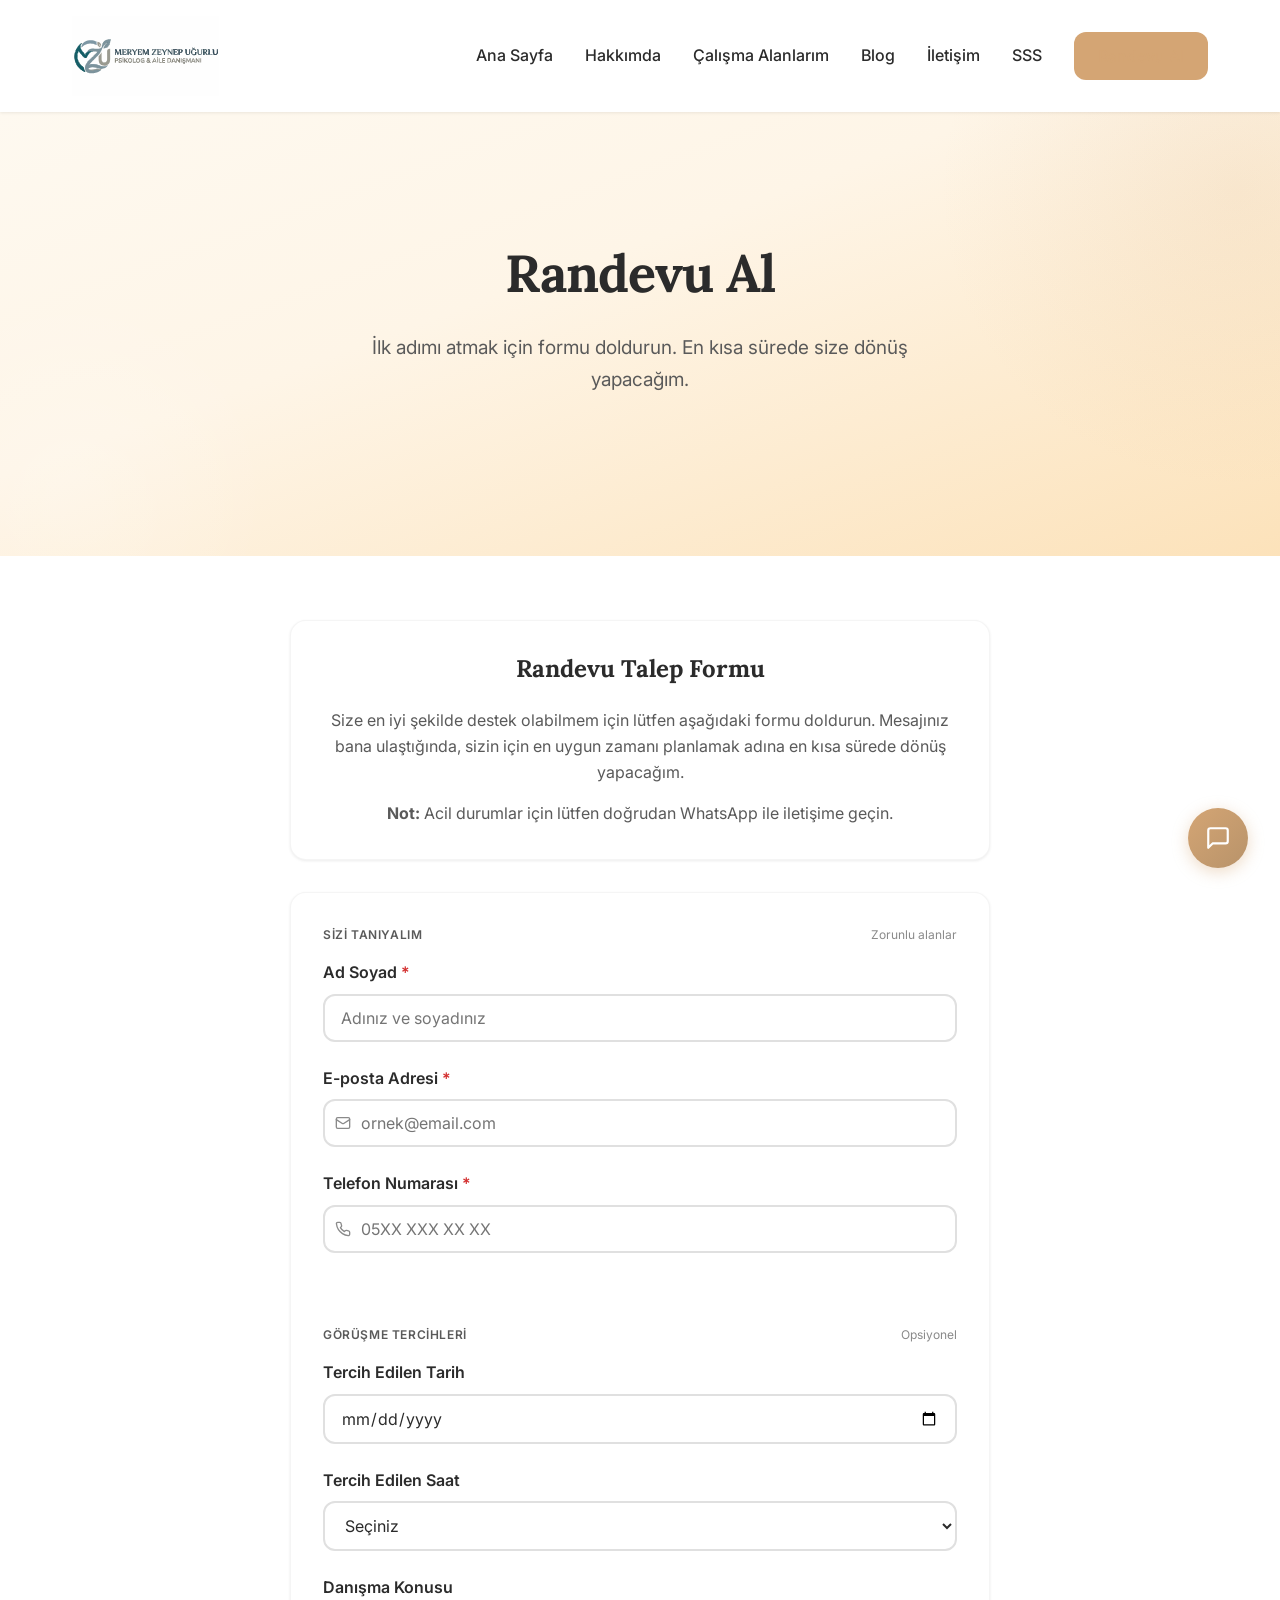
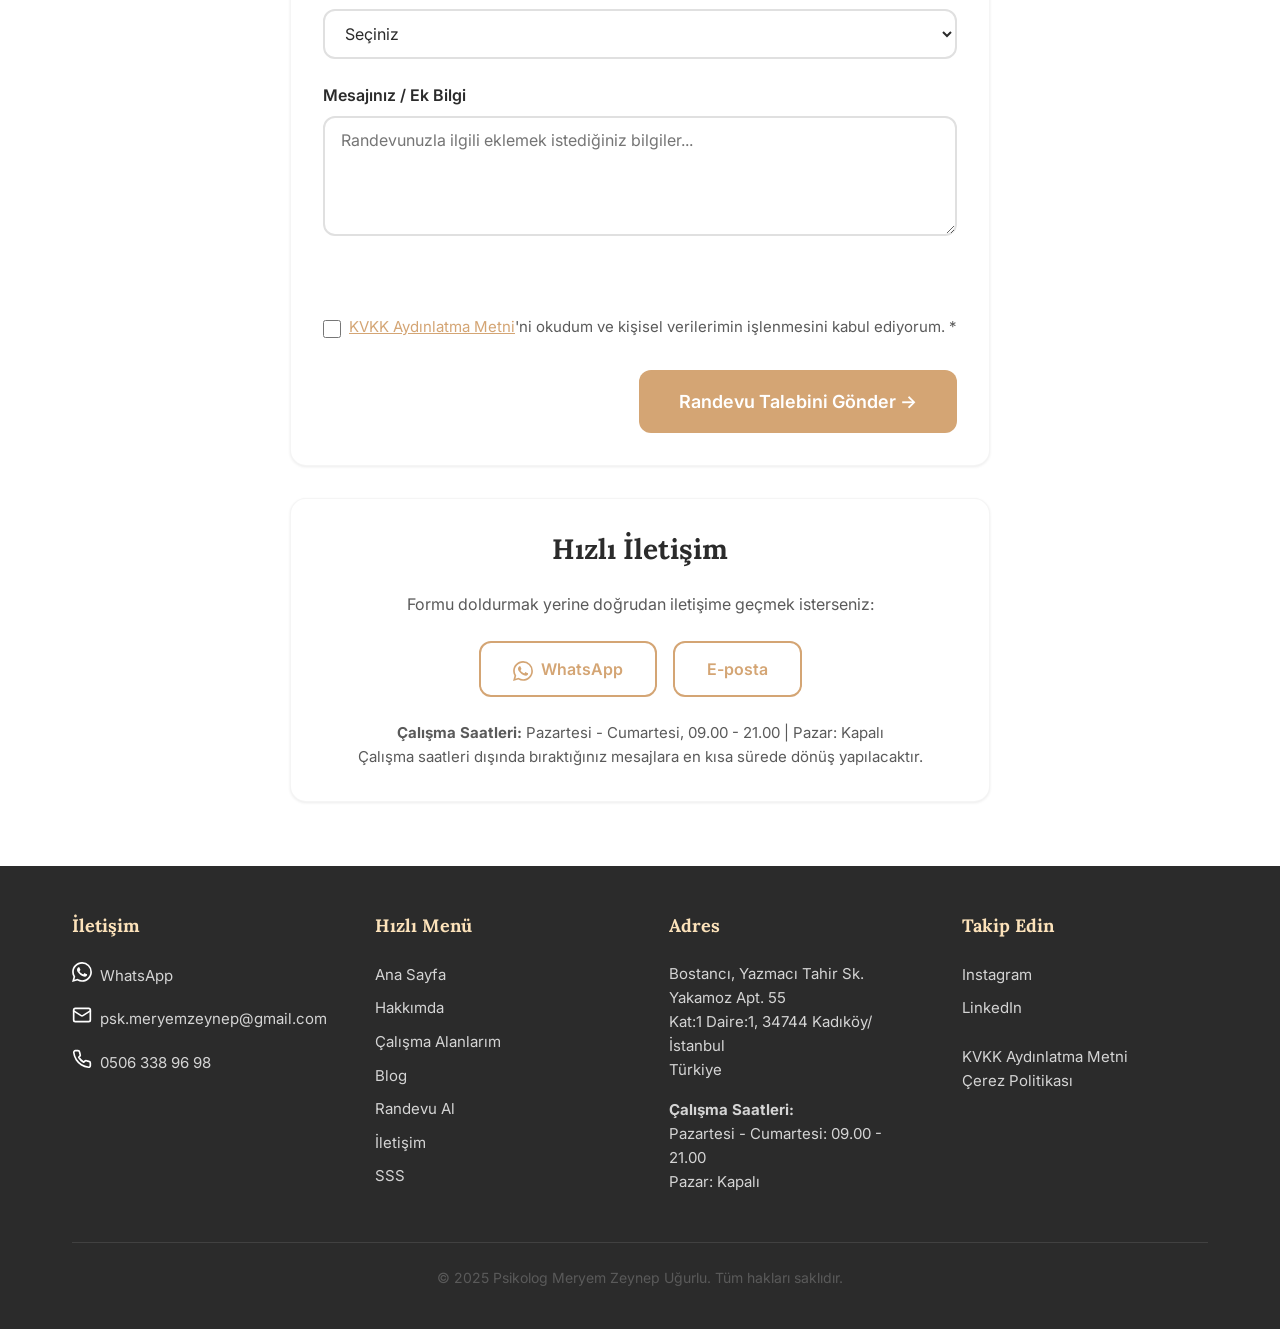
<file: randevu.html>
<!DOCTYPE html>
<html lang="tr">
<head>
  <meta charset="UTF-8">
  <meta name="viewport" content="width=device-width, initial-scale=1.0">

  <!-- SEO Meta Etiketleri -->
  <title>Randevu Al - Psikolojik Danışmanlık Randevusu | Psikolog Meryem Zeynep Uğurlu</title>
  <meta name="description" content="Online veya yüz yüze psikolojik danışmanlık randevusu alın. Psikolog Meryem Zeynep Uğurlu ile hızlı ve kolay randevu oluşturma.">
  <meta name="keywords" content="psikolog randevu, psikolojik danışmanlık randevu, online danışmanlık, psikolog Meryem Zeynep Uğurlu">
  <meta name="author" content="Psikolog Meryem Zeynep Uğurlu">
  <meta name="robots" content="index, follow">
  <link rel="canonical" href="https://www.psikologlarmeryemzeynep.com/randevu.html">

  <!-- Open Graph -->
  <meta property="og:title" content="Randevu Al - Psikolog Meryem Zeynep Uğurlu">
  <meta property="og:description" content="Profesyonel psikolojik danışmanlık randevusu alın.">
  <meta property="og:type" content="website">
  <meta property="og:url" content="https://www.psikologlarmeryemzeynep.com/randevu.html">
  <meta property="og:image" content="https://www.psikologlarmeryemzeynep.com/assets/img/kahraman.webp">
  <meta property="og:locale" content="tr_TR">

  <!-- Twitter Card -->
  <meta name="twitter:card" content="summary">
  <meta name="twitter:title" content="Randevu Al - Psikolog Meryem Zeynep Uğurlu">
  <meta name="twitter:description" content="Profesyonel psikolojik danışmanlık randevusu alın.">
  <meta name="twitter:image" content="https://www.psikologlarmeryemzeynep.com/assets/img/kahraman.webp">

  <!-- Favicon -->
  <link rel="icon" type="image/svg+xml" href="assets/img/logo.svg">

  <!-- Google Fonts -->
  <link rel="preconnect" href="https://fonts.googleapis.com">
  <link rel="preconnect" href="https://fonts.gstatic.com" crossorigin>
  <link href="https://fonts.googleapis.com/css2?family=Inter:wght@400;500;600;700&family=Lora:wght@400;500;600;700&display=swap" rel="stylesheet">
  <!-- Stylesheet -->
  <link rel="stylesheet" href="assets/styles.css">

  <!-- JSON-LD -->
  <script type="application/ld+json">
  {
    "@context": "https://schema.org",
    "@type": "MedicalBusiness",
    "name": "Psikolog Meryem Zeynep Uğurlu - Psikolojik Danışmanlık",
    "url": "https://www.psikologlarmeryemzeynep.com/randevu.html",
    "email": "psk.meryemzeynep@gmail.com",
    "address": {
      "@type": "PostalAddress",
      "streetAddress": "Bostancı, Yazmacı Tahir Sk. Yakamoz Apt. 55 Kat:1 Daire:1",
      "addressLocality": "Kadıköy/İstanbul",
      "postalCode": "34744",
      "addressCountry": "TR"
    }
  }
  </script>
</head>
<body>
  <a href="#main-content" class="skip-link">Ana içeriğe geç</a>

  <!-- Header & Navigation -->
  <header class="site-header">
    <div class="header-container">
      <a href="index.html" class="logo" aria-label="Ana Sayfa">
        <img src="assets/img/logo.svg" alt="Psikolog Meryem Zeynep Uğurlu Logo">
      </a>

      <button class="menu-toggle" aria-expanded="false" aria-label="Menüyü aç/kapat">
        <span></span>
        <span></span>
        <span></span>
      </button>

      <nav aria-label="Ana navigasyon">
        <ul class="nav-menu">
          <li><a href="index.html">Ana Sayfa</a></li>
          <li><a href="hakkimda.html">Hakkımda</a></li>
          <li><a href="calisma-alanlari.html">Çalışma Alanlarım</a></li>
          <li><a href="blog.html">Blog</a></li>
          <li><a href="iletisim.html">İletişim</a></li>
          <li><a href="sss.html">SSS</a></li>
          <li><a href="randevu.html" class="btn btn-primary">Randevu Al</a></li>
        </ul>
      </nav>
    </div>
  </header>

  <!-- Main Content -->
  <main id="main-content">
    <!-- Hero -->
    <section class="hero">
      <div class="hero-content">
        <h1>Randevu Al</h1>
        <p>
          İlk adımı atmak için formu doldurun. En kısa sürede size dönüş yapacağım.
        </p>
      </div>
    </section>

    <!-- Randevu Formu -->
    <section class="section">
      <div class="container">
        <div style="max-width: 700px; margin: 0 auto;">
          <!-- Bilgilendirme -->
          <div class="card mb-lg">
            <div class="card-body">
              <h2 style="margin-bottom: var(--space-md); font-size: 1.5rem; text-align: center;">Randevu Talep Formu</h2>
              <p style="text-align: center;">
                Size en iyi şekilde destek olabilmem için lütfen aşağıdaki formu doldurun. Mesajınız bana ulaştığında, sizin için en uygun zamanı planlamak adına en kısa sürede dönüş yapacağım.
              </p>
              <p style="margin-bottom: 0; text-align: center;">
                <strong>Not:</strong> Acil durumlar için lütfen doğrudan WhatsApp ile iletişime geçin.
              </p>
            </div>
          </div>

          <!-- Form -->
          <div class="card">
            <div class="card-body">
              <form id="appointment-form" name="Randevu" method="POST" data-netlify="true" data-netlify-honeypot="bot-field" novalidate>
                <input type="hidden" name="form-name" value="Randevu">
                <!-- Honeypot - bot tuzağı (gizli alan) -->
                <p class="hidden" style="display:none!important">
                  <label>Bu alanı doldurmayın: <input name="bot-field"></label>
                </p>

                <!-- Grup A: Sizi Tanıyalım -->
                <div class="form-section">
                  <div class="form-section-header">
                    <span class="form-section-title">Sizi tanıyalım</span>
                    <span class="form-section-note">Zorunlu alanlar</span>
                  </div>

                  <!-- Ad Soyad -->
                  <div class="form-group">
                    <label for="name" class="form-label required">Ad Soyad</label>
                    <input
                      type="text"
                      id="name"
                      name="name"
                      class="form-input"
                      placeholder="Adınız ve soyadınız"
                      required
                      aria-required="true"
                      aria-invalid="false">
                    <div class="form-error" role="alert"></div>
                  </div>

                  <!-- E-posta -->
                  <div class="form-group">
                    <label for="email" class="form-label required">E-posta Adresi</label>
                    <div class="form-input-icon">
                      <svg xmlns="http://www.w3.org/2000/svg" width="16" height="16" viewBox="0 0 24 24" fill="none" stroke="currentColor" stroke-width="2" stroke-linecap="round" stroke-linejoin="round"><rect width="20" height="16" x="2" y="4" rx="2"/><path d="m22 7-8.97 5.7a1.94 1.94 0 0 1-2.06 0L2 7"/></svg>
                      <input
                        type="email"
                        id="email"
                        name="email"
                        class="form-input"
                        placeholder="ornek@email.com"
                        required
                        aria-required="true"
                        aria-invalid="false">
                    </div>
                    <div class="form-error" role="alert"></div>
                  </div>

                  <!-- Telefon -->
                  <div class="form-group">
                    <label for="phone" class="form-label required">Telefon Numarası</label>
                    <div class="form-input-icon">
                      <svg xmlns="http://www.w3.org/2000/svg" width="16" height="16" viewBox="0 0 24 24" fill="none" stroke="currentColor" stroke-width="2" stroke-linecap="round" stroke-linejoin="round"><path d="M22 16.92v3a2 2 0 0 1-2.18 2 19.79 19.79 0 0 1-8.63-3.07 19.5 19.5 0 0 1-6-6 19.79 19.79 0 0 1-3.07-8.67A2 2 0 0 1 4.11 2h3a2 2 0 0 1 2 1.72 12.84 12.84 0 0 0 .7 2.81 2 2 0 0 1-.45 2.11L8.09 9.91a16 16 0 0 0 6 6l1.27-1.27a2 2 0 0 1 2.11-.45 12.84 12.84 0 0 0 2.81.7A2 2 0 0 1 22 16.92z"/></svg>
                      <input
                        type="tel"
                        id="phone"
                        name="phone"
                        class="form-input"
                        placeholder="05XX XXX XX XX"
                        required
                        aria-required="true"
                        aria-invalid="false">
                    </div>
                    <div class="form-error" role="alert"></div>
                  </div>
                </div>

                <!-- Grup B: Görüşme Tercihleri -->
                <div class="form-section">
                  <div class="form-section-header">
                    <span class="form-section-title">Görüşme tercihleri</span>
                    <span class="form-section-note">Opsiyonel</span>
                  </div>

                  <!-- Tercih Edilen Tarih -->
                  <div class="form-group">
                    <label for="preferred-date" class="form-label">Tercih Edilen Tarih</label>
                    <input
                      type="date"
                      id="preferred-date"
                      name="preferred-date"
                      class="form-input"
                      aria-invalid="false">
                  </div>

                  <!-- Tercih Edilen Saat -->
                  <div class="form-group">
                    <label for="preferred-time" class="form-label">Tercih Edilen Saat</label>
                    <select id="preferred-time" name="preferred-time" class="form-select">
                      <option value="">Seçiniz</option>
                      <option value="09:00-12:00">Sabah (09:00 - 12:00)</option>
                      <option value="12:00-15:00">Öğle (12:00 - 15:00)</option>
                      <option value="15:00-18:00">İkindi (15:00 - 18:00)</option>
                      <option value="18:00-21:00">Akşam (18:00 - 21:00)</option>
                    </select>
                  </div>

                  <!-- Danışma Konusu -->
                  <div class="form-group">
                    <label for="topic" class="form-label">Danışma Konusu</label>
                    <select id="topic" name="topic" class="form-select">
                      <option value="">Seçiniz</option>
                      <option value="anksiyete">Anksiyete ve Panik Atak</option>
                      <option value="depresyon">Depresyon</option>
                      <option value="iliski">İlişki ve Çift Danışmanlığı</option>
                      <option value="travma">Travma ve PTSD</option>
                      <option value="ergen">Ergen ve Genç Yetişkin Danışmanlığı</option>
                      <option value="stres">Stres ve Yaşam Dengesi</option>
                      <option value="diger">Diğer</option>
                    </select>
                  </div>

                  <!-- Mesaj / Ek Bilgi -->
                  <div class="form-group">
                    <label for="message" class="form-label">Mesajınız / Ek Bilgi</label>
                    <textarea
                      id="message"
                      name="message"
                      class="form-textarea"
                      rows="4"
                      placeholder="Randevunuzla ilgili eklemek istediğiniz bilgiler..."></textarea>
                  </div>
                </div>

                <!-- KVKK Onayı -->
                <div class="form-group">
                  <div class="form-checkbox">
                    <input type="checkbox" id="consent" name="consent" required aria-required="true">
                    <label for="consent">
                      <a href="kvkk.html" style="color: var(--color-accent); text-decoration: underline;">KVKK Aydınlatma Metni</a>'ni okudum ve kişisel verilerimin işlenmesini kabul ediyorum. *
                    </label>
                  </div>
                  <div class="form-error" role="alert"></div>
                </div>

                <!-- Gönder Butonu -->
                <div style="display: flex; justify-content: flex-end; margin-top: var(--space-lg);">
                  <button type="submit" class="btn btn-primary btn-large">
                    Randevu Talebini Gönder →
                  </button>
                </div>
              </form>
            </div>
          </div>

          <!-- Alternatif İletişim -->
          <div class="card mt-lg">
            <div class="card-body">
              <h3 style="margin-bottom: var(--space-md); text-align: center;">Hızlı İletişim</h3>
              <p style="margin-bottom: var(--space-md); text-align: center;">
                Formu doldurmak yerine doğrudan iletişime geçmek isterseniz:
              </p>

              <div style="display: flex; gap: var(--space-sm); flex-wrap: wrap; justify-content: center;">
                <a href="https://wa.me/905063389698" class="btn btn-secondary" target="_blank" rel="noopener noreferrer">
                  <svg xmlns="http://www.w3.org/2000/svg" width="20" height="20" viewBox="0 0 24 24" fill="currentColor" aria-hidden="true" style="vertical-align: middle; margin-right: 4px;">
                    <path d="M17.472 14.382c-.297-.149-1.758-.867-2.03-.967-.273-.099-.471-.148-.67.15-.197.297-.767.966-.94 1.164-.173.199-.347.223-.644.075-.297-.15-1.255-.463-2.39-1.475-.883-.788-1.48-1.761-1.653-2.059-.173-.297-.018-.458.13-.606.134-.133.298-.347.446-.52.149-.174.198-.298.298-.497.099-.198.05-.371-.025-.52-.075-.149-.669-1.612-.916-2.207-.242-.579-.487-.5-.669-.51-.173-.008-.371-.01-.57-.01-.198 0-.52.074-.792.372-.272.297-1.04 1.016-1.04 2.479 0 1.462 1.065 2.875 1.213 3.074.149.198 2.096 3.2 5.077 4.487.709.306 1.262.489 1.694.625.712.227 1.36.195 1.871.118.571-.085 1.758-.719 2.006-1.413.248-.694.248-1.289.173-1.413-.074-.124-.272-.198-.57-.347m-5.421 7.403h-.004a9.87 9.87 0 01-5.031-1.378l-.361-.214-3.741.982.998-3.648-.235-.374a9.86 9.86 0 01-1.51-5.26c.001-5.45 4.436-9.884 9.888-9.884 2.64 0 5.122 1.03 6.988 2.898a9.825 9.825 0 012.893 6.994c-.003 5.45-4.437 9.884-9.885 9.884m8.413-18.297A11.815 11.815 0 0012.05 0C5.495 0 .16 5.335.157 11.892c0 2.096.547 4.142 1.588 5.945L.057 24l6.305-1.654a11.882 11.882 0 005.683 1.448h.005c6.554 0 11.89-5.335 11.893-11.893a11.821 11.821 0 00-3.48-8.413z"/>
                  </svg>
                  WhatsApp
                </a>
                <a href="mailto:psk.meryemzeynep@gmail.com?subject=Randevu%20Talebi" class="btn btn-secondary">
                  E-posta
                </a>
              </div>

              <p style="margin-top: var(--space-md); margin-bottom: 0; font-size: 0.9375rem; color: var(--color-text-light); text-align: center;">
                <strong>Çalışma Saatleri:</strong> Pazartesi - Cumartesi, 09.00 - 21.00 | Pazar: Kapalı<br>
                Çalışma saatleri dışında bıraktığınız mesajlara en kısa sürede dönüş yapılacaktır.
              </p>
            </div>
          </div>
        </div>
      </div>
    </section>
  </main>

  <!-- Footer -->
  <footer class="site-footer">
    <div class="container">
      <div class="footer-content">
        <div class="footer-section">
          <h3>İletişim</h3>
          <div class="footer-contact-item">
            <span aria-hidden="true">
              <svg xmlns="http://www.w3.org/2000/svg" width="20" height="20" viewBox="0 0 24 24" fill="currentColor"><path d="M17.472 14.382c-.297-.149-1.758-.867-2.03-.967-.273-.099-.471-.148-.67.15-.197.297-.767.966-.94 1.164-.173.199-.347.223-.644.075-.297-.15-1.255-.463-2.39-1.475-.883-.788-1.48-1.761-1.653-2.059-.173-.297-.018-.458.13-.606.134-.133.298-.347.446-.52.149-.174.198-.298.298-.497.099-.198.05-.371-.025-.52-.075-.149-.669-1.612-.916-2.207-.242-.579-.487-.5-.669-.51-.173-.008-.371-.01-.57-.01-.198 0-.52.074-.792.372-.272.297-1.04 1.016-1.04 2.479 0 1.462 1.065 2.875 1.213 3.074.149.198 2.096 3.2 5.077 4.487.709.306 1.262.489 1.694.625.712.227 1.36.195 1.871.118.571-.085 1.758-.719 2.006-1.413.248-.694.248-1.289.173-1.413-.074-.124-.272-.198-.57-.347m-5.421 7.403h-.004a9.87 9.87 0 01-5.031-1.378l-.361-.214-3.741.982.998-3.648-.235-.374a9.86 9.86 0 01-1.51-5.26c.001-5.45 4.436-9.884 9.888-9.884 2.64 0 5.122 1.03 6.988 2.898a9.825 9.825 0 012.893 6.994c-.003 5.45-4.437 9.884-9.885 9.884m8.413-18.297A11.815 11.815 0 0012.05 0C5.495 0 .16 5.335.157 11.892c0 2.096.547 4.142 1.588 5.945L.057 24l6.305-1.654a11.882 11.882 0 005.683 1.448h.005c6.554 0 11.89-5.335 11.893-11.893a11.821 11.821 0 00-3.48-8.413z"/></svg>
            </span>
            <a href="https://wa.me/905063389698" target="_blank" rel="noopener noreferrer">WhatsApp</a>
          </div>
          <div class="footer-contact-item">
            <span aria-hidden="true">
              <svg xmlns="http://www.w3.org/2000/svg" width="20" height="20" viewBox="0 0 24 24" fill="none" stroke="currentColor" stroke-width="2" stroke-linecap="round" stroke-linejoin="round"><rect width="20" height="16" x="2" y="4" rx="2"/><path d="m22 7-8.97 5.7a1.94 1.94 0 0 1-2.06 0L2 7"/></svg>
            </span>
            <a href="mailto:psk.meryemzeynep@gmail.com">psk.meryemzeynep@gmail.com</a>
          </div>
          <div class="footer-contact-item">
            <span aria-hidden="true">
              <svg xmlns="http://www.w3.org/2000/svg" width="20" height="20" viewBox="0 0 24 24" fill="none" stroke="currentColor" stroke-width="2" stroke-linecap="round" stroke-linejoin="round"><path d="M22 16.92v3a2 2 0 0 1-2.18 2 19.79 19.79 0 0 1-8.63-3.07 19.5 19.5 0 0 1-6-6 19.79 19.79 0 0 1-3.07-8.67A2 2 0 0 1 4.11 2h3a2 2 0 0 1 2 1.72 12.84 12.84 0 0 0 .7 2.81 2 2 0 0 1-.45 2.11L8.09 9.91a16 16 0 0 0 6 6l1.27-1.27a2 2 0 0 1 2.11-.45 12.84 12.84 0 0 0 2.81.7A2 2 0 0 1 22 16.92z"/></svg>
            </span>
            <a href="tel:+905063389698">0506 338 96 98</a>
          </div>
        </div>

        <div class="footer-section">
          <h3>Hızlı Menü</h3>
          <ul class="footer-links">
            <li><a href="index.html">Ana Sayfa</a></li>
            <li><a href="hakkimda.html">Hakkımda</a></li>
            <li><a href="calisma-alanlari.html">Çalışma Alanlarım</a></li>
            <li><a href="blog.html">Blog</a></li>
            <li><a href="randevu.html">Randevu Al</a></li>
            <li><a href="iletisim.html">İletişim</a></li>
            <li><a href="sss.html">SSS</a></li>
          </ul>
        </div>

        <div class="footer-section">
          <h3>Adres</h3>
          <p>
            Bostancı, Yazmacı Tahir Sk. Yakamoz Apt. 55<br>
            Kat:1 Daire:1, 34744 Kadıköy/İstanbul<br>
            Türkiye
          </p>
          <p><strong>Çalışma Saatleri:</strong><br>
          Pazartesi - Cumartesi: 09.00 - 21.00<br>
          Pazar: Kapalı</p>
        </div>

        <div class="footer-section">
          <h3>Takip Edin</h3>
          <ul class="footer-links">
            <li><a href="https://www.instagram.com/psk.meryemugurlu" target="_blank" rel="noopener noreferrer">Instagram</a></li>
            <li><a href="https://tr.linkedin.com/in/meryem-zeynep-ugurlu" target="_blank" rel="noopener noreferrer">LinkedIn</a></li>
          </ul>
          <p style="margin-top: var(--space-md); font-size: 0.875rem;">
            <a href="kvkk.html">KVKK Aydınlatma Metni</a><br>
            <a href="cerez-politikasi.html">Çerez Politikası</a>
          </p>
        </div>
      </div>

      <div class="footer-bottom">
        <p>&copy; 2025 Psikolog Meryem Zeynep Uğurlu. Tüm hakları saklıdır.</p>
      </div>
    </div>
  </footer>

  <!-- Sabit İletişim Butonları (Speed Dial) -->
  <div class="fixed-contact" id="speedDial" aria-label="Hızlı iletişim">
    <div class="speed-dial-items">
      <a href="mailto:psk.meryemzeynep@gmail.com?subject=Randevu%20Talebi"
         class="contact-btn email"
         aria-label="E-posta gönder">
        <svg xmlns="http://www.w3.org/2000/svg" width="22" height="22" viewBox="0 0 24 24" fill="none" stroke="currentColor" stroke-width="2" stroke-linecap="round" stroke-linejoin="round" aria-hidden="true"><rect x="2" y="4" width="20" height="16" rx="2"/><path d="M22 4l-10 8L2 4"/></svg>
        <span class="contact-btn-label">E-posta</span>
      </a>
      <a href="tel:+905063389698" class="contact-btn phone" aria-label="Telefon ile ara">
        <svg xmlns="http://www.w3.org/2000/svg" width="22" height="22" viewBox="0 0 24 24" fill="none" stroke="currentColor" stroke-width="2" stroke-linecap="round" stroke-linejoin="round" aria-hidden="true"><path d="M22 16.92v3a2 2 0 0 1-2.18 2 19.79 19.79 0 0 1-8.63-3.07 19.5 19.5 0 0 1-6-6 19.79 19.79 0 0 1-3.07-8.67A2 2 0 0 1 4.11 2h3a2 2 0 0 1 2 1.72 12.84 12.84 0 0 0 .7 2.81 2 2 0 0 1-.45 2.11L8.09 9.91a16 16 0 0 0 6 6l1.27-1.27a2 2 0 0 1 2.11-.45 12.84 12.84 0 0 0 2.81.7A2 2 0 0 1 22 16.92z"/></svg>
        <span class="contact-btn-label">Telefon</span>
      </a>
      <a href="https://wa.me/905063389698"
         class="contact-btn whatsapp"
         target="_blank"
         rel="noopener noreferrer"
         aria-label="WhatsApp ile iletişime geç">
        <svg xmlns="http://www.w3.org/2000/svg" width="22" height="22" viewBox="0 0 24 24" fill="currentColor"><path d="M17.472 14.382c-.297-.149-1.758-.867-2.03-.967-.273-.099-.471-.148-.67.15-.197.297-.767.966-.94 1.164-.173.199-.347.223-.644.075-.297-.15-1.255-.463-2.39-1.475-.883-.788-1.48-1.761-1.653-2.059-.173-.297-.018-.458.13-.606.134-.133.298-.347.446-.52.149-.174.198-.298.298-.497.099-.198.05-.371-.025-.52-.075-.149-.669-1.612-.916-2.207-.242-.579-.487-.5-.669-.51-.173-.008-.371-.01-.57-.01-.198 0-.52.074-.792.372-.272.297-1.04 1.016-1.04 2.479 0 1.462 1.065 2.875 1.213 3.074.149.198 2.096 3.2 5.077 4.487.709.306 1.262.489 1.694.625.712.227 1.36.195 1.871.118.571-.085 1.758-.719 2.006-1.413.248-.694.248-1.289.173-1.413-.074-.124-.272-.198-.57-.347m-5.421 7.403h-.004a9.87 9.87 0 01-5.031-1.378l-.361-.214-3.741.982.998-3.648-.235-.374a9.86 9.86 0 01-1.51-5.26c.001-5.45 4.436-9.884 9.888-9.884 2.64 0 5.122 1.03 6.988 2.898a9.825 9.825 0 012.893 6.994c-.003 5.45-4.437 9.884-9.885 9.884m8.413-18.297A11.815 11.815 0 0012.05 0C5.495 0 .16 5.335.157 11.892c0 2.096.547 4.142 1.588 5.945L.057 24l6.305-1.654a11.882 11.882 0 005.683 1.448h.005c6.554 0 11.89-5.335 11.893-11.893a11.821 11.821 0 00-3.48-8.413z"/></svg>
        <span class="contact-btn-label">WhatsApp</span>
      </a>
    </div>
    <button class="speed-dial-trigger" id="speedDialTrigger" aria-label="İletişim seçeneklerini aç" aria-expanded="false">
      <svg class="speed-dial-icon-open" xmlns="http://www.w3.org/2000/svg" width="26" height="26" viewBox="0 0 24 24" fill="none" stroke="currentColor" stroke-width="2" stroke-linecap="round" stroke-linejoin="round"><path d="M21 15a2 2 0 0 1-2 2H7l-4 4V5a2 2 0 0 1 2-2h14a2 2 0 0 1 2 2z"/></svg>
      <svg class="speed-dial-icon-close" xmlns="http://www.w3.org/2000/svg" width="26" height="26" viewBox="0 0 24 24" fill="none" stroke="currentColor" stroke-width="2" stroke-linecap="round" stroke-linejoin="round"><line x1="18" y1="6" x2="6" y2="18"/><line x1="6" y1="6" x2="18" y2="18"/></svg>
    </button>
  </div>

  <!-- JavaScript -->
  <script src="assets/app.js"></script>
</body>
</html>
</file>
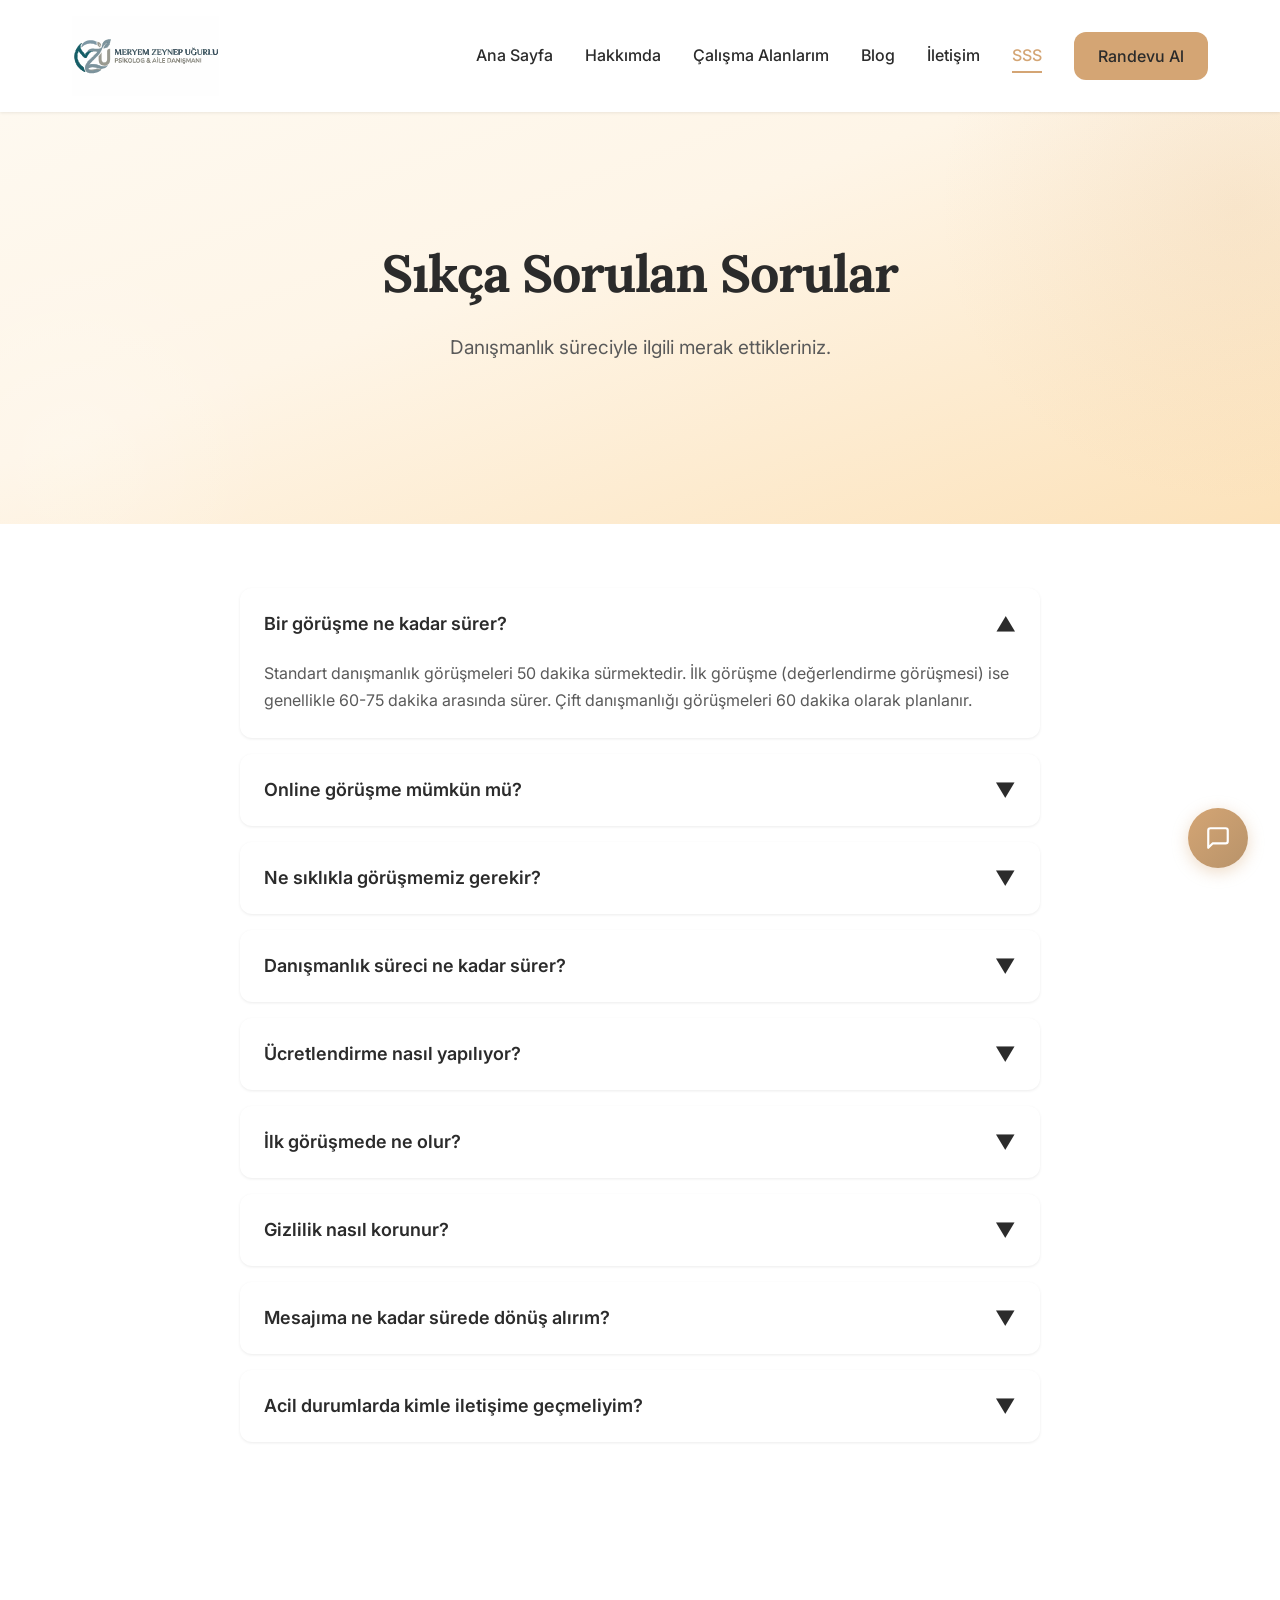
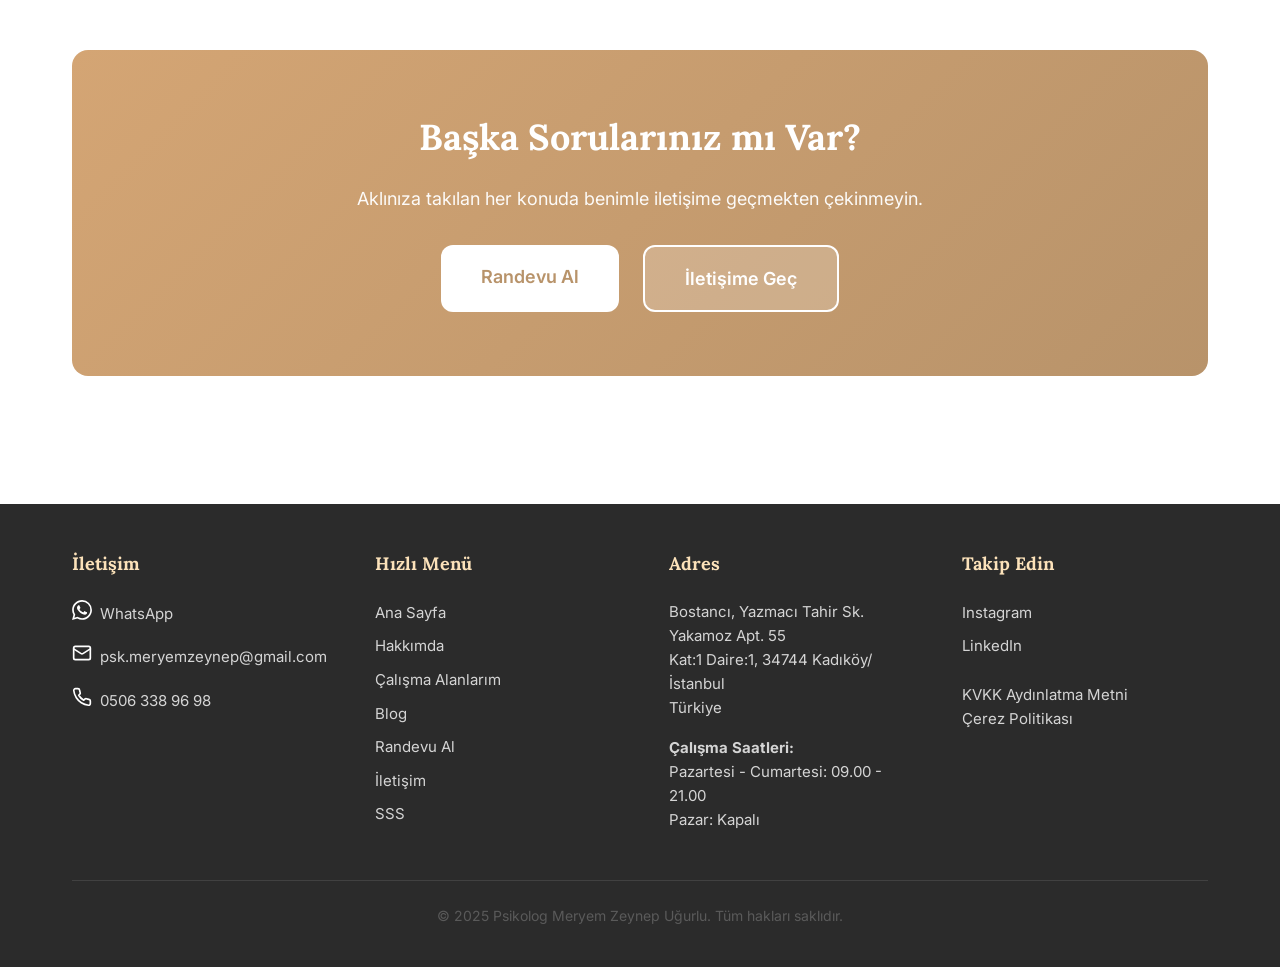
<file: sss.html>
<!DOCTYPE html>
<html lang="tr">
<head>
  <meta charset="UTF-8">
  <meta name="viewport" content="width=device-width, initial-scale=1.0">

  <!-- SEO Meta Etiketleri -->
  <title>Sıkça Sorulan Sorular | Psikolog Meryem Zeynep Uğurlu</title>
  <meta name="description" content="Psikolojik danışmanlık süreciyle ilgili sıkça sorulan sorular ve cevapları. Görüşme süresi, online danışmanlık, ücretlendirme ve daha fazlası.">
  <meta name="keywords" content="psikolog sss, danışmanlık soruları, online danışmanlık, görüşme süresi, psikolojik danışmanlık">
  <meta name="author" content="Psikolog Meryem Zeynep Uğurlu">
  <meta name="robots" content="index, follow">
  <link rel="canonical" href="https://www.psikologlarmeryemzeynep.com/sss.html">

  <!-- Open Graph -->
  <meta property="og:title" content="Sıkça Sorulan Sorular | Psikolog Meryem Zeynep Uğurlu">
  <meta property="og:description" content="Psikolojik danışmanlık süreciyle ilgili sıkça sorulan sorular ve cevapları.">
  <meta property="og:type" content="website">
  <meta property="og:url" content="https://www.psikologlarmeryemzeynep.com/sss.html">
  <meta property="og:image" content="https://www.psikologlarmeryemzeynep.com/assets/img/profil.webp">
  <meta property="og:locale" content="tr_TR">

  <!-- Twitter Card -->
  <meta name="twitter:card" content="summary">
  <meta name="twitter:title" content="Sıkça Sorulan Sorular | Psikolog Meryem Zeynep Uğurlu">
  <meta name="twitter:description" content="Psikolojik danışmanlık süreciyle ilgili sıkça sorulan sorular ve cevapları.">
  <meta name="twitter:image" content="https://www.psikologlarmeryemzeynep.com/assets/img/profil.webp">

  <!-- Favicon -->
  <link rel="icon" type="image/svg+xml" href="assets/img/logo.svg">

  <!-- Google Fonts -->
  <link rel="preconnect" href="https://fonts.googleapis.com">
  <link rel="preconnect" href="https://fonts.gstatic.com" crossorigin>
  <link href="https://fonts.googleapis.com/css2?family=Inter:wght@400;500;600;700&family=Lora:wght@400;500;600;700&display=swap" rel="stylesheet">
  <!-- Stylesheet -->
  <link rel="stylesheet" href="assets/styles.css">

  <!-- JSON-LD FAQPage Schema -->
  <script type="application/ld+json">
  {
    "@context": "https://schema.org",
    "@type": "FAQPage",
    "mainEntity": [
      {
        "@type": "Question",
        "name": "Bir görüşme ne kadar sürer?",
        "acceptedAnswer": {
          "@type": "Answer",
          "text": "Standart danışmanlık görüşmeleri 50 dakika sürmektedir. İlk görüşme (değerlendirme görüşmesi) ise genellikle 60-75 dakika arasında sürer. Çift danışmanlığı görüşmeleri 60 dakika olarak planlanır."
        }
      },
      {
        "@type": "Question",
        "name": "Online görüşme mümkün mü?",
        "acceptedAnswer": {
          "@type": "Answer",
          "text": "Evet, online danışmanlık görüşmeleri sunuyorum. Güvenli ve şifreli video konferans platformları kullanarak yüz yüze danışmanlığa alternatif etkili bir hizmet sağlıyorum. Online danışmanlık, özellikle yoğun iş temposu olanlar veya uzakta yaşayanlar için idealdir."
        }
      },
      {
        "@type": "Question",
        "name": "Ne sıklıkla görüşmemiz gerekir?",
        "acceptedAnswer": {
          "@type": "Answer",
          "text": "Genellikle haftada bir görüşme önerilir. Durumunuza ve ihtiyaçlarınıza göre bu sıklık ayarlanabilir. Danışmanlık sürecinin ilerleyen aşamalarında görüşmeler 15 günde bir veya ayda bir olarak devam edebilir."
        }
      },
      {
        "@type": "Question",
        "name": "Danışmanlık süreci ne kadar sürer?",
        "acceptedAnswer": {
          "@type": "Answer",
          "text": "Danışmanlık süresi kişiden kişiye ve sorunun doğasına göre değişir. Bazı kısa süreli danışmanlık süreçleri 8-12 görüşme sürerken, daha derin köklü sorunlar için uzun süreli danışmanlık (6 ay - 1 yıl veya daha fazla) gerekebilir. İlk değerlendirme sonrası tahmini bir süre hakkında konuşuruz."
        }
      },
      {
        "@type": "Question",
        "name": "Ücretlendirme nasıl yapılıyor?",
        "acceptedAnswer": {
          "@type": "Answer",
          "text": "Görüşme ücretleri hakkında detaylı bilgi almak için lütfen benimle iletişime geçin. Ödeme seçenekleri ve ücret politikası hakkında açıklayıcı bilgi sunuyorum."
        }
      },
      {
        "@type": "Question",
        "name": "İlk görüşmede ne olur?",
        "acceptedAnswer": {
          "@type": "Answer",
          "text": "İlk görüşmede sizi tanımak, şikayetlerinizi ve hedeflerinizi anlamak için zaman ayırırız. Geçmiş yaşantınız, mevcut durumunuz ve beklentileriniz hakkında konuşuruz. Bu değerlendirme sonunda size en uygun danışmanlık yaklaşımını birlikte belirleriz."
        }
      },
      {
        "@type": "Question",
        "name": "Gizlilik nasıl korunur?",
        "acceptedAnswer": {
          "@type": "Answer",
          "text": "Danışmanlık sürecinde paylaştığınız her şey kesinlikle gizlidir. Mesleki etik kuralları gereği, yasal zorunluluklar (kendinize veya başkalarına zarar verme riski) dışında bilgileriniz hiçbir şekilde üçüncü şahıslarla paylaşılmaz."
        }
      },
      {
        "@type": "Question",
        "name": "Mesajıma ne kadar sürede dönüş alırım?",
        "acceptedAnswer": {
          "@type": "Answer",
          "text": "Genellikle mesajlarınıza 24 saat içinde dönüş yapıyorum. Mesai saatleri dışında veya pazar günleri gönderilen mesajlara bir sonraki iş günü yanıt verilir."
        }
      },
      {
        "@type": "Question",
        "name": "Acil durumlarda kimle iletişime geçmeliyim?",
        "acceptedAnswer": {
          "@type": "Answer",
          "text": "Acil ruh sağlığı durumlarında (intihar düşünceleri, ciddi zarar verme riski vb.) lütfen acilen 112'yi arayın veya en yakın acil servise başvurun. Danışmanlık randevuları rutin danışmanlık içindir ve acil durumlar için uygun değildir."
        }
      }
    ]
  }
  </script>
</head>
<body>
  <a href="#main-content" class="skip-link">Ana içeriğe geç</a>

  <!-- Header & Navigation -->
  <header class="site-header">
    <div class="header-container">
      <a href="index.html" class="logo" aria-label="Ana Sayfa">
        <img src="assets/img/logo.svg" alt="Psikolog Meryem Zeynep Uğurlu Logo">
      </a>

      <button class="menu-toggle" aria-expanded="false" aria-label="Menüyü aç/kapat">
        <span></span>
        <span></span>
        <span></span>
      </button>

      <nav aria-label="Ana navigasyon">
        <ul class="nav-menu">
          <li><a href="index.html">Ana Sayfa</a></li>
          <li><a href="hakkimda.html">Hakkımda</a></li>
          <li><a href="calisma-alanlari.html">Çalışma Alanlarım</a></li>
          <li><a href="blog.html">Blog</a></li>
          <li><a href="iletisim.html">İletişim</a></li>
          <li><a href="sss.html">SSS</a></li>
          <li><a href="randevu.html" class="btn btn-primary">Randevu Al</a></li>
        </ul>
      </nav>
    </div>
  </header>

  <!-- Main Content -->
  <main id="main-content">
    <!-- Hero -->
    <section class="hero">
      <div class="hero-content">
        <h1>Sıkça Sorulan Sorular</h1>
        <p>Danışmanlık süreciyle ilgili merak ettikleriniz.</p>
      </div>
    </section>

    <!-- FAQ Section -->
    <section class="section">
      <div class="container">
        <div style="max-width: 800px; margin: 0 auto;">

          <div class="faq-item">
            <button class="faq-question" aria-expanded="false">
              <span>Bir görüşme ne kadar sürer?</span>
              <span class="faq-icon" aria-hidden="true">▼</span>
            </button>
            <div class="faq-answer">
              <div class="faq-answer-content">
                Standart danışmanlık görüşmeleri 50 dakika sürmektedir. İlk görüşme (değerlendirme görüşmesi) ise genellikle 60-75 dakika arasında sürer. Çift danışmanlığı görüşmeleri 60 dakika olarak planlanır.
              </div>
            </div>
          </div>

          <div class="faq-item">
            <button class="faq-question" aria-expanded="false">
              <span>Online görüşme mümkün mü?</span>
              <span class="faq-icon" aria-hidden="true">▼</span>
            </button>
            <div class="faq-answer">
              <div class="faq-answer-content">
                Evet, online danışmanlık görüşmeleri sunuyorum. Güvenli ve şifreli video konferans platformları kullanarak yüz yüze danışmanlığa alternatif etkili bir hizmet sağlıyorum. Online danışmanlık, özellikle yoğun iş temposu olanlar veya uzakta yaşayanlar için idealdir.
              </div>
            </div>
          </div>

          <div class="faq-item">
            <button class="faq-question" aria-expanded="false">
              <span>Ne sıklıkla görüşmemiz gerekir?</span>
              <span class="faq-icon" aria-hidden="true">▼</span>
            </button>
            <div class="faq-answer">
              <div class="faq-answer-content">
                Genellikle haftada bir görüşme önerilir. Durumunuza ve ihtiyaçlarınıza göre bu sıklık ayarlanabilir. Danışmanlık sürecinin ilerleyen aşamalarında görüşmeler 15 günde bir veya ayda bir olarak devam edebilir.
              </div>
            </div>
          </div>

          <div class="faq-item">
            <button class="faq-question" aria-expanded="false">
              <span>Danışmanlık süreci ne kadar sürer?</span>
              <span class="faq-icon" aria-hidden="true">▼</span>
            </button>
            <div class="faq-answer">
              <div class="faq-answer-content">
                Danışmanlık süresi kişiden kişiye ve sorunun doğasına göre değişir. Bazı kısa süreli danışmanlık süreçleri 8-12 görüşme sürerken, daha derin köklü sorunlar için uzun süreli danışmanlık (6 ay - 1 yıl veya daha fazla) gerekebilir. İlk değerlendirme sonrası tahmini bir süre hakkında konuşuruz.
              </div>
            </div>
          </div>

          <div class="faq-item">
            <button class="faq-question" aria-expanded="false">
              <span>Ücretlendirme nasıl yapılıyor?</span>
              <span class="faq-icon" aria-hidden="true">▼</span>
            </button>
            <div class="faq-answer">
              <div class="faq-answer-content">
                Görüşme ücretleri hakkında detaylı bilgi almak için lütfen benimle iletişime geçin. Ödeme seçenekleri ve ücret politikası hakkında açıklayıcı bilgi sunuyorum.
              </div>
            </div>
          </div>

          <div class="faq-item">
            <button class="faq-question" aria-expanded="false">
              <span>İlk görüşmede ne olur?</span>
              <span class="faq-icon" aria-hidden="true">▼</span>
            </button>
            <div class="faq-answer">
              <div class="faq-answer-content">
                İlk görüşmede sizi tanımak, şikayetlerinizi ve hedeflerinizi anlamak için zaman ayırırız. Geçmiş yaşantınız, mevcut durumunuz ve beklentileriniz hakkında konuşuruz. Bu değerlendirme sonunda size en uygun danışmanlık yaklaşımını birlikte belirleriz.
              </div>
            </div>
          </div>

          <div class="faq-item">
            <button class="faq-question" aria-expanded="false">
              <span>Gizlilik nasıl korunur?</span>
              <span class="faq-icon" aria-hidden="true">▼</span>
            </button>
            <div class="faq-answer">
              <div class="faq-answer-content">
                Danışmanlık sürecinde paylaştığınız her şey kesinlikle gizlidir. Mesleki etik kuralları gereği, yasal zorunluluklar (kendinize veya başkalarına zarar verme riski) dışında bilgileriniz hiçbir şekilde üçüncü şahıslarla paylaşılmaz.
              </div>
            </div>
          </div>

          <div class="faq-item">
            <button class="faq-question" aria-expanded="false">
              <span>Mesajıma ne kadar sürede dönüş alırım?</span>
              <span class="faq-icon" aria-hidden="true">▼</span>
            </button>
            <div class="faq-answer">
              <div class="faq-answer-content">
                Genellikle mesajlarınıza 24 saat içinde dönüş yapıyorum. Mesai saatleri dışında veya pazar günleri gönderilen mesajlara bir sonraki iş günü yanıt verilir.
              </div>
            </div>
          </div>

          <div class="faq-item">
            <button class="faq-question" aria-expanded="false">
              <span>Acil durumlarda kimle iletişime geçmeliyim?</span>
              <span class="faq-icon" aria-hidden="true">▼</span>
            </button>
            <div class="faq-answer">
              <div class="faq-answer-content">
                Acil ruh sağlığı durumlarında (intihar düşünceleri, ciddi zarar verme riski vb.) lütfen acilen 112'yi arayın veya en yakın acil servise başvurun. Danışmanlık randevuları rutin danışmanlık içindir ve acil durumlar için uygun değildir.
              </div>
            </div>
          </div>

        </div>
      </div>
    </section>

    <!-- CTA -->
    <section class="section">
      <div class="container">
        <div class="cta-section">
          <h2>Başka Sorularınız mı Var?</h2>
          <p>Aklınıza takılan her konuda benimle iletişime geçmekten çekinmeyin.</p>
          <div style="display: flex; gap: var(--space-md); justify-content: center; flex-wrap: wrap;">
            <a href="randevu.html" class="btn btn-primary btn-large">Randevu Al</a>
            <a href="iletisim.html" class="btn btn-secondary btn-large" style="background-color: rgba(255,255,255,0.2); color: white; border-color: white;">İletişime Geç</a>
          </div>
        </div>
      </div>
    </section>
  </main>

  <!-- Footer -->
  <footer class="site-footer">
    <div class="container">
      <div class="footer-content">
        <div class="footer-section">
          <h3>İletişim</h3>
          <div class="footer-contact-item">
            <span aria-hidden="true">
              <svg xmlns="http://www.w3.org/2000/svg" width="20" height="20" viewBox="0 0 24 24" fill="currentColor"><path d="M17.472 14.382c-.297-.149-1.758-.867-2.03-.967-.273-.099-.471-.148-.67.15-.197.297-.767.966-.94 1.164-.173.199-.347.223-.644.075-.297-.15-1.255-.463-2.39-1.475-.883-.788-1.48-1.761-1.653-2.059-.173-.297-.018-.458.13-.606.134-.133.298-.347.446-.52.149-.174.198-.298.298-.497.099-.198.05-.371-.025-.52-.075-.149-.669-1.612-.916-2.207-.242-.579-.487-.5-.669-.51-.173-.008-.371-.01-.57-.01-.198 0-.52.074-.792.372-.272.297-1.04 1.016-1.04 2.479 0 1.462 1.065 2.875 1.213 3.074.149.198 2.096 3.2 5.077 4.487.709.306 1.262.489 1.694.625.712.227 1.36.195 1.871.118.571-.085 1.758-.719 2.006-1.413.248-.694.248-1.289.173-1.413-.074-.124-.272-.198-.57-.347m-5.421 7.403h-.004a9.87 9.87 0 01-5.031-1.378l-.361-.214-3.741.982.998-3.648-.235-.374a9.86 9.86 0 01-1.51-5.26c.001-5.45 4.436-9.884 9.888-9.884 2.64 0 5.122 1.03 6.988 2.898a9.825 9.825 0 012.893 6.994c-.003 5.45-4.437 9.884-9.885 9.884m8.413-18.297A11.815 11.815 0 0012.05 0C5.495 0 .16 5.335.157 11.892c0 2.096.547 4.142 1.588 5.945L.057 24l6.305-1.654a11.882 11.882 0 005.683 1.448h.005c6.554 0 11.89-5.335 11.893-11.893a11.821 11.821 0 00-3.48-8.413z"/></svg>
            </span>
            <a href="https://wa.me/905063389698" target="_blank" rel="noopener noreferrer">WhatsApp</a>
          </div>
          <div class="footer-contact-item">
            <span aria-hidden="true">
              <svg xmlns="http://www.w3.org/2000/svg" width="20" height="20" viewBox="0 0 24 24" fill="none" stroke="currentColor" stroke-width="2" stroke-linecap="round" stroke-linejoin="round"><rect width="20" height="16" x="2" y="4" rx="2"/><path d="m22 7-8.97 5.7a1.94 1.94 0 0 1-2.06 0L2 7"/></svg>
            </span>
            <a href="mailto:psk.meryemzeynep@gmail.com">psk.meryemzeynep@gmail.com</a>
          </div>
          <div class="footer-contact-item">
            <span aria-hidden="true">
              <svg xmlns="http://www.w3.org/2000/svg" width="20" height="20" viewBox="0 0 24 24" fill="none" stroke="currentColor" stroke-width="2" stroke-linecap="round" stroke-linejoin="round"><path d="M22 16.92v3a2 2 0 0 1-2.18 2 19.79 19.79 0 0 1-8.63-3.07 19.5 19.5 0 0 1-6-6 19.79 19.79 0 0 1-3.07-8.67A2 2 0 0 1 4.11 2h3a2 2 0 0 1 2 1.72 12.84 12.84 0 0 0 .7 2.81 2 2 0 0 1-.45 2.11L8.09 9.91a16 16 0 0 0 6 6l1.27-1.27a2 2 0 0 1 2.11-.45 12.84 12.84 0 0 0 2.81.7A2 2 0 0 1 22 16.92z"/></svg>
            </span>
            <a href="tel:+905063389698">0506 338 96 98</a>
          </div>
        </div>

        <div class="footer-section">
          <h3>Hızlı Menü</h3>
          <ul class="footer-links">
            <li><a href="index.html">Ana Sayfa</a></li>
            <li><a href="hakkimda.html">Hakkımda</a></li>
            <li><a href="calisma-alanlari.html">Çalışma Alanlarım</a></li>
            <li><a href="blog.html">Blog</a></li>
            <li><a href="randevu.html">Randevu Al</a></li>
            <li><a href="iletisim.html">İletişim</a></li>
            <li><a href="sss.html">SSS</a></li>
          </ul>
        </div>

        <div class="footer-section">
          <h3>Adres</h3>
          <p>
            Bostancı, Yazmacı Tahir Sk. Yakamoz Apt. 55<br>
            Kat:1 Daire:1, 34744 Kadıköy/İstanbul<br>
            Türkiye
          </p>
          <p><strong>Çalışma Saatleri:</strong><br>
          Pazartesi - Cumartesi: 09.00 - 21.00<br>
          Pazar: Kapalı</p>
        </div>

        <div class="footer-section">
          <h3>Takip Edin</h3>
          <ul class="footer-links">
            <li><a href="https://www.instagram.com/psk.meryemugurlu" target="_blank" rel="noopener noreferrer">Instagram</a></li>
            <li><a href="https://tr.linkedin.com/in/meryem-zeynep-ugurlu" target="_blank" rel="noopener noreferrer">LinkedIn</a></li>
          </ul>
          <p style="margin-top: var(--space-md); font-size: 0.875rem;">
            <a href="kvkk.html">KVKK Aydınlatma Metni</a><br>
            <a href="cerez-politikasi.html">Çerez Politikası</a>
          </p>
        </div>
      </div>

      <div class="footer-bottom">
        <p>&copy; 2025 Psikolog Meryem Zeynep Uğurlu. Tüm hakları saklıdır.</p>
      </div>
    </div>
  </footer>

  <!-- Sabit İletişim Butonları (Speed Dial) -->
  <div class="fixed-contact" id="speedDial" aria-label="Hızlı iletişim">
    <div class="speed-dial-items">
      <a href="mailto:psk.meryemzeynep@gmail.com?subject=Randevu%20Talebi"
         class="contact-btn email"
         aria-label="E-posta gönder">
        <svg xmlns="http://www.w3.org/2000/svg" width="22" height="22" viewBox="0 0 24 24" fill="none" stroke="currentColor" stroke-width="2" stroke-linecap="round" stroke-linejoin="round" aria-hidden="true"><rect x="2" y="4" width="20" height="16" rx="2"/><path d="M22 4l-10 8L2 4"/></svg>
        <span class="contact-btn-label">E-posta</span>
      </a>
      <a href="tel:+905063389698" class="contact-btn phone" aria-label="Telefon ile ara">
        <svg xmlns="http://www.w3.org/2000/svg" width="22" height="22" viewBox="0 0 24 24" fill="none" stroke="currentColor" stroke-width="2" stroke-linecap="round" stroke-linejoin="round" aria-hidden="true"><path d="M22 16.92v3a2 2 0 0 1-2.18 2 19.79 19.79 0 0 1-8.63-3.07 19.5 19.5 0 0 1-6-6 19.79 19.79 0 0 1-3.07-8.67A2 2 0 0 1 4.11 2h3a2 2 0 0 1 2 1.72 12.84 12.84 0 0 0 .7 2.81 2 2 0 0 1-.45 2.11L8.09 9.91a16 16 0 0 0 6 6l1.27-1.27a2 2 0 0 1 2.11-.45 12.84 12.84 0 0 0 2.81.7A2 2 0 0 1 22 16.92z"/></svg>
        <span class="contact-btn-label">Telefon</span>
      </a>
      <a href="https://wa.me/905063389698"
         class="contact-btn whatsapp"
         target="_blank"
         rel="noopener noreferrer"
         aria-label="WhatsApp ile iletişime geç">
        <svg xmlns="http://www.w3.org/2000/svg" width="22" height="22" viewBox="0 0 24 24" fill="currentColor"><path d="M17.472 14.382c-.297-.149-1.758-.867-2.03-.967-.273-.099-.471-.148-.67.15-.197.297-.767.966-.94 1.164-.173.199-.347.223-.644.075-.297-.15-1.255-.463-2.39-1.475-.883-.788-1.48-1.761-1.653-2.059-.173-.297-.018-.458.13-.606.134-.133.298-.347.446-.52.149-.174.198-.298.298-.497.099-.198.05-.371-.025-.52-.075-.149-.669-1.612-.916-2.207-.242-.579-.487-.5-.669-.51-.173-.008-.371-.01-.57-.01-.198 0-.52.074-.792.372-.272.297-1.04 1.016-1.04 2.479 0 1.462 1.065 2.875 1.213 3.074.149.198 2.096 3.2 5.077 4.487.709.306 1.262.489 1.694.625.712.227 1.36.195 1.871.118.571-.085 1.758-.719 2.006-1.413.248-.694.248-1.289.173-1.413-.074-.124-.272-.198-.57-.347m-5.421 7.403h-.004a9.87 9.87 0 01-5.031-1.378l-.361-.214-3.741.982.998-3.648-.235-.374a9.86 9.86 0 01-1.51-5.26c.001-5.45 4.436-9.884 9.888-9.884 2.64 0 5.122 1.03 6.988 2.898a9.825 9.825 0 012.893 6.994c-.003 5.45-4.437 9.884-9.885 9.884m8.413-18.297A11.815 11.815 0 0012.05 0C5.495 0 .16 5.335.157 11.892c0 2.096.547 4.142 1.588 5.945L.057 24l6.305-1.654a11.882 11.882 0 005.683 1.448h.005c6.554 0 11.89-5.335 11.893-11.893a11.821 11.821 0 00-3.48-8.413z"/></svg>
        <span class="contact-btn-label">WhatsApp</span>
      </a>
    </div>
    <button class="speed-dial-trigger" id="speedDialTrigger" aria-label="İletişim seçeneklerini aç" aria-expanded="false">
      <svg class="speed-dial-icon-open" xmlns="http://www.w3.org/2000/svg" width="26" height="26" viewBox="0 0 24 24" fill="none" stroke="currentColor" stroke-width="2" stroke-linecap="round" stroke-linejoin="round"><path d="M21 15a2 2 0 0 1-2 2H7l-4 4V5a2 2 0 0 1 2-2h14a2 2 0 0 1 2 2z"/></svg>
      <svg class="speed-dial-icon-close" xmlns="http://www.w3.org/2000/svg" width="26" height="26" viewBox="0 0 24 24" fill="none" stroke="currentColor" stroke-width="2" stroke-linecap="round" stroke-linejoin="round"><line x1="18" y1="6" x2="6" y2="18"/><line x1="6" y1="6" x2="18" y2="18"/></svg>
    </button>
  </div>

  <!-- JavaScript -->
  <script src="assets/app.js"></script>
</body>
</html>
</file>
<file: assets/styles.css>
/* ============================================
   PSİKOLOG WEB SİTESİ - GLOBAL STYLESHEET
   Tüm sayfalar için tek stil dosyası
   Ana Renk: #fce2ba
   ============================================ */

/* CSS Değişkenler - Tema Renkleri */
:root {
  /* Ana Renk Paleti */
  --color-primary: #fce2ba;
  --color-primary-dark: #e8c89a;
  --color-primary-light: #fef5e7;

  /* Vurgu ve CTA Renkleri */
  --color-accent: #d4a574;
  --color-accent-dark: #b8936a;

  /* Metin Renkleri */
  --color-text: #2b2b2b;
  --color-text-light: #5a5a5a;
  --color-text-lighter: #8a8a8a;

  /* Arka Plan */
  --color-bg: #ffffff;
  --color-bg-alt: #fafafa;

  /* Durum Renkleri */
  --color-success: #4caf50;
  --color-error: #d32f2f;
  --color-warning: #ff9800;

  /* Gölgeler */
  --shadow-sm: 0 1px 3px rgba(0, 0, 0, 0.08);
  --shadow-md: 0 4px 12px rgba(0, 0, 0, 0.1);
  --shadow-lg: 0 8px 24px rgba(0, 0, 0, 0.12);

  /* Spacing */
  --space-xs: 0.5rem;
  --space-sm: 1rem;
  --space-md: 1.5rem;
  --space-lg: 2rem;
  --space-xl: 3rem;
  --space-2xl: 4rem;

  /* Border Radius */
  --radius-sm: 6px;
  --radius-md: 12px;
  --radius-lg: 16px;
  --radius-xl: 24px;

  /* Transitions */
  --transition-base: 0.2s ease;
  --transition-slow: 0.3s ease;

  /* Typography */
  --font-family: 'Inter', -apple-system, BlinkMacSystemFont, 'Segoe UI', 'Roboto', sans-serif;
  --font-family-heading: 'Lora', Georgia, 'Times New Roman', serif;
  --font-size-base: 16px;
  --line-height-base: 1.6;

  /* Container Width */
  --container-max: 1200px;
  --container-padding: 1.5rem;
}

/* ============================================
   RESET & BASE STYLES
   ============================================ */

*, *::before, *::after {
  box-sizing: border-box;
  margin: 0;
  padding: 0;
}

html {
  font-size: var(--font-size-base);
  scroll-behavior: smooth;
  -webkit-font-smoothing: antialiased;
  -moz-osx-font-smoothing: grayscale;
}

body {
  font-family: var(--font-family);
  line-height: var(--line-height-base);
  color: var(--color-text);
  background-color: var(--color-bg);
  min-height: 100vh;
  display: flex;
  flex-direction: column;
}

main {
  flex: 1;
}

/* ============================================
   TYPOGRAPHY
   ============================================ */

h1, h2, h3, h4, h5, h6 {
  font-family: var(--font-family-heading);
  line-height: 1.3;
  font-weight: 700;
  color: var(--color-text);
  margin-bottom: var(--space-sm);
}

h1 {
  font-size: clamp(1.875rem, 5vw, 3rem);
  margin-bottom: var(--space-md);
}

h2 {
  font-size: clamp(1.5rem, 4vw, 2.25rem);
}

h3 {
  font-size: clamp(1.25rem, 3vw, 1.75rem);
}

h4 {
  font-size: 1.25rem;
}

h5 {
  font-size: 1.125rem;
}

p {
  margin-bottom: var(--space-sm);
  color: var(--color-text-light);
}

a {
  color: var(--color-accent);
  text-decoration: none;
  transition: color var(--transition-base);
}

a:hover {
  color: var(--color-accent-dark);
}

a:focus-visible {
  outline: 2px solid var(--color-accent);
  outline-offset: 2px;
  border-radius: var(--radius-sm);
}

ul, ol {
  margin-left: var(--space-md);
  margin-bottom: var(--space-sm);
}

img {
  max-width: 100%;
  height: auto;
  display: block;
}

/* ============================================
   CONTAINER & LAYOUT
   ============================================ */

.container {
  max-width: var(--container-max);
  margin: 0 auto;
  padding: 0 var(--container-padding);
  width: 100%;
}

.section {
  padding: var(--space-2xl) 0;
}

.section-alt {
  background-color: var(--color-bg-alt);
}

/* ============================================
   HEADER & NAVIGATION
   ============================================ */

.site-header {
  background-color: var(--color-bg);
  box-shadow: var(--shadow-sm);
  position: sticky;
  top: 0;
  z-index: 1000;
  transition: box-shadow var(--transition-base);
}

.header-container {
  display: flex;
  align-items: center;
  justify-content: space-between;
  padding: var(--space-sm) var(--container-padding);
  max-width: var(--container-max);
  margin: 0 auto;
}

.logo {
  display: flex;
  align-items: center;
  line-height: 1;
}

.logo:hover {
  opacity: 0.85;
}

.logo img {
  height: 80px;
  width: auto;
  display: block;
}

.nav-menu {
  display: flex;
  align-items: center;
  gap: var(--space-lg);
  list-style: none;
  margin: 0;
}

.nav-menu a {
  color: var(--color-text);
  font-weight: 500;
  padding: var(--space-xs) 0;
  position: relative;
}

.nav-menu a:hover {
  color: var(--color-accent);
}

.nav-menu a.active {
  color: var(--color-accent);
}

.nav-menu a.active::after {
  content: '';
  position: absolute;
  bottom: 0;
  left: 0;
  right: 0;
  height: 2px;
  background-color: var(--color-accent);
}

/* Navigasyon içindeki buton stilleri - kontrast düzeltmesi */
.nav-menu .btn-primary {
  padding: 0.75rem 1.5rem;
  margin: 0;
  display: inline-block;
}

.nav-menu .btn-primary:hover {
  color: #ffffff;
}

.nav-menu .btn-primary:focus-visible {
  outline: 2px solid var(--color-accent-dark);
  outline-offset: 2px;
}

/* Randevu Al butonunda aktif durumda alt çizgi gösterme */
.nav-menu .btn-primary.active::after {
  display: none;
}

/* Mobil Menü Toggle */
.menu-toggle {
  display: none;
  background: none;
  border: none;
  cursor: pointer;
  padding: var(--space-xs);
  z-index: 1001;
}

.menu-toggle span {
  display: block;
  width: 25px;
  height: 3px;
  background-color: var(--color-text);
  margin: 5px 0;
  transition: all var(--transition-base);
  border-radius: var(--radius-sm);
}

.menu-toggle[aria-expanded="true"] span:nth-child(1) {
  transform: rotate(45deg) translate(7px, 7px);
}

.menu-toggle[aria-expanded="true"] span:nth-child(2) {
  opacity: 0;
}

.menu-toggle[aria-expanded="true"] span:nth-child(3) {
  transform: rotate(-45deg) translate(7px, -7px);
}

/* ============================================
   HERO SECTION
   ============================================ */

.hero {
  background: linear-gradient(160deg, #fef9f0 0%, var(--color-primary-light) 40%, var(--color-primary) 100%);
  padding: 5rem 0 4rem;
  text-align: center;
  position: relative;
  overflow: hidden;
}

.hero::before {
  content: '';
  position: absolute;
  top: -50%;
  right: -20%;
  width: 600px;
  height: 600px;
  background: radial-gradient(circle, rgba(212, 165, 116, 0.12) 0%, transparent 70%);
  pointer-events: none;
}

.hero::after {
  content: '';
  position: absolute;
  bottom: -30%;
  left: -10%;
  width: 400px;
  height: 400px;
  background: radial-gradient(circle, rgba(255, 255, 255, 0.2) 0%, transparent 70%);
  pointer-events: none;
}

.hero-content {
  position: relative;
  z-index: 1;
  max-width: 720px;
  margin: 0 auto;
  padding: var(--space-xl) var(--container-padding);
}

.hero h1 {
  color: var(--color-text);
  margin-bottom: var(--space-md);
  font-size: clamp(2rem, 5vw, 3.25rem);
  letter-spacing: -0.02em;
}

.hero p {
  font-size: 1.1875rem;
  color: var(--color-text-light);
  margin-bottom: var(--space-xl);
  max-width: 560px;
  margin-left: auto;
  margin-right: auto;
  line-height: 1.7;
}

/* ============================================
   BUTTONS
   ============================================ */

.btn {
  display: inline-block;
  padding: 0.875rem 2rem;
  font-size: 1rem;
  font-weight: 600;
  text-align: center;
  border-radius: var(--radius-md);
  cursor: pointer;
  transition: all var(--transition-base);
  border: none;
  text-decoration: none;
  font-family: inherit;
  line-height: 1.5;
}

.btn:focus-visible {
  outline: 2px solid var(--color-accent-dark);
  outline-offset: 3px;
}

.btn-primary {
  background-color: var(--color-accent);
  color: #ffffff;
}

.btn-primary:hover {
  background-color: var(--color-accent-dark);
  color: #ffffff;
  transform: translateY(-2px);
  box-shadow: var(--shadow-md);
}

.btn-primary:active {
  transform: translateY(0);
}

.btn-secondary {
  background-color: transparent;
  color: var(--color-accent);
  border: 2px solid var(--color-accent);
}

.btn-secondary:hover {
  background-color: var(--color-accent);
  color: #ffffff;
}

.btn-ghost {
  background-color: rgba(255, 255, 255, 0.15);
  color: #ffffff;
  border: 2px solid #ffffff;
}

.btn-ghost:hover {
  background-color: #ffffff;
  color: var(--color-text);
}

.btn-large {
  padding: 1.125rem 2.5rem;
  font-size: 1.125rem;
}

.btn-block {
  display: block;
  width: 100%;
}

/* ============================================
   CARDS
   ============================================ */

.card {
  background-color: var(--color-bg);
  border-radius: var(--radius-lg);
  padding: var(--space-lg);
  box-shadow: var(--shadow-sm);
  transition: transform 0.35s cubic-bezier(0.25, 0.46, 0.45, 0.94), box-shadow 0.35s cubic-bezier(0.25, 0.46, 0.45, 0.94);
  height: 100%;
  display: flex;
  flex-direction: column;
  border: 1px solid rgba(0, 0, 0, 0.04);
}

.card:hover {
  box-shadow: 0 12px 32px rgba(0, 0, 0, 0.1);
  transform: translateY(-6px);
}

.card-header {
  margin-bottom: var(--space-md);
}

.card-icon {
  width: 48px;
  height: 48px;
  background-color: var(--color-primary);
  border-radius: var(--radius-md);
  display: flex;
  align-items: center;
  justify-content: center;
  margin-bottom: var(--space-sm);
  font-size: 1.5rem;
}

.card-title {
  font-size: 1.25rem;
  margin-bottom: var(--space-xs);
}

.card-body {
  flex: 1;
  color: var(--color-text-light);
}

/* İletişim kartları için özel stiller (ortalanmış) */
.contact-cards .card-header {
  text-align: center;
}

.contact-cards .card-icon {
  margin: 0 auto var(--space-sm) auto;
}

.contact-cards .card-title {
  text-align: center;
}

.contact-cards .card-body {
  display: flex;
  flex-direction: column;
  align-items: center;
  text-align: center;
}

.contact-cards .card-body > p {
  width: 100%;
}

.contact-cards .card-body .btn {
  margin-top: var(--space-md);
  min-width: 180px;
}

.card-footer {
  margin-top: var(--space-md);
  padding-top: var(--space-md);
  border-top: 1px solid rgba(0, 0, 0, 0.05);
}

/* ============================================
   GRID SYSTEM
   ============================================ */

.grid {
  display: grid;
  gap: var(--space-lg);
}

.grid-2 {
  grid-template-columns: repeat(auto-fit, minmax(280px, 1fr));
}

.grid-3 {
  grid-template-columns: repeat(auto-fit, minmax(250px, 1fr));
}

.grid-4 {
  grid-template-columns: repeat(auto-fit, minmax(200px, 1fr));
}

/* ============================================
   FORMS
   ============================================ */

.form-group {
  margin-bottom: var(--space-md);
}

.form-label {
  display: block;
  margin-bottom: var(--space-xs);
  font-weight: 600;
  color: var(--color-text);
}

.form-label.required::after {
  content: ' *';
  color: var(--color-error);
}

.form-input,
.form-textarea,
.form-select {
  width: 100%;
  padding: 0.75rem 1rem;
  font-size: 1rem;
  font-family: inherit;
  border: 2px solid #e0e0e0;
  border-radius: var(--radius-md);
  background-color: var(--color-bg);
  color: var(--color-text);
  transition: border-color var(--transition-base), box-shadow var(--transition-base);
}

.form-input:focus,
.form-textarea:focus,
.form-select:focus {
  outline: none;
  border-color: var(--color-accent);
  box-shadow: 0 0 0 3px rgba(212, 165, 116, 0.1);
}

.form-input[aria-invalid="true"],
.form-textarea[aria-invalid="true"],
.form-select[aria-invalid="true"] {
  border-color: var(--color-error);
}

.form-textarea {
  min-height: 120px;
  resize: vertical;
}

.form-error {
  color: var(--color-error);
  font-size: 0.875rem;
  margin-top: var(--space-xs);
  display: none;
}

.form-error.visible {
  display: block;
}

.form-checkbox {
  display: flex;
  align-items: flex-start;
  gap: var(--space-xs);
}

.form-checkbox input[type="checkbox"] {
  margin-top: 0.25rem;
  width: 18px;
  height: 18px;
  cursor: pointer;
}

.form-checkbox label {
  cursor: pointer;
  font-size: 0.9375rem;
  line-height: 1.5;
  color: var(--color-text-light);
}

.form-success {
  background-color: #e8f5e9;
  border: 1px solid var(--color-success);
  border-radius: var(--radius-md);
  padding: var(--space-md);
  margin-bottom: var(--space-md);
  color: #2e7d32;
}

.form-success-icon {
  display: inline-block;
  margin-right: var(--space-xs);
}

/* ============================================
   TESTIMONIALS
   ============================================ */

.testimonial {
  background-color: var(--color-bg);
  border-radius: var(--radius-lg);
  padding: var(--space-lg);
  box-shadow: var(--shadow-sm);
  position: relative;
}

.testimonial-quote {
  font-size: 1.125rem;
  font-style: italic;
  color: var(--color-text-light);
  margin-bottom: var(--space-md);
  line-height: 1.7;
}

.testimonial-author {
  font-weight: 600;
  color: var(--color-text);
}

.testimonial-meta {
  font-size: 0.875rem;
  color: var(--color-text-lighter);
}

.testimonial-quote-wrapper {
  position: relative;
}

.testimonial-truncate {
  display: -webkit-box;
  -webkit-line-clamp: 4;
  -webkit-box-orient: vertical;
  overflow: hidden;
}

.testimonial-truncate.expanded {
  display: block;
  -webkit-line-clamp: unset;
  overflow: visible;
}

.testimonial-toggle {
  background: none;
  border: none;
  color: var(--color-primary);
  font-weight: 600;
  cursor: pointer;
  padding: var(--space-xs) 0;
  font-size: 0.9rem;
  transition: color 0.2s ease;
}

.testimonial-toggle:hover {
  color: var(--color-primary-dark);
  text-decoration: underline;
}

/* Testimonials Modal */
.testimonials-modal-overlay {
  display: none;
  position: fixed;
  top: 0;
  left: 0;
  width: 100%;
  height: 100%;
  background-color: rgba(0, 0, 0, 0.6);
  z-index: 2000;
  justify-content: center;
  align-items: center;
  padding: var(--space-md);
}

.testimonials-modal-overlay.active {
  display: flex;
}

.testimonials-modal {
  background: var(--color-bg);
  border-radius: var(--radius-lg);
  padding: var(--space-xl);
  max-width: 700px;
  width: 100%;
  max-height: 85vh;
  overflow-y: auto;
  position: relative;
  box-shadow: 0 20px 60px rgba(0, 0, 0, 0.3);
}

.testimonials-modal-close {
  position: absolute;
  top: var(--space-md);
  right: var(--space-md);
  background: none;
  border: none;
  font-size: 2rem;
  cursor: pointer;
  color: var(--color-text-light);
  line-height: 1;
  transition: color 0.2s ease;
}

.testimonials-modal-close:hover {
  color: var(--color-text);
}

.testimonials-modal .testimonial {
  border-bottom: 1px solid var(--color-border);
  padding-bottom: var(--space-md);
}

.testimonials-modal .testimonial:last-child {
  border-bottom: none;
  padding-bottom: 0;
}

/* ============================================
   FAQ / ACCORDION
   ============================================ */

.faq-item {
  background-color: var(--color-bg);
  border-radius: var(--radius-md);
  margin-bottom: var(--space-sm);
  box-shadow: var(--shadow-sm);
  overflow: hidden;
}

.faq-question {
  width: 100%;
  text-align: left;
  padding: var(--space-md);
  background-color: transparent;
  border: none;
  font-size: 1.125rem;
  font-weight: 600;
  color: var(--color-text);
  cursor: pointer;
  display: flex;
  align-items: center;
  justify-content: space-between;
  transition: background-color var(--transition-base);
  font-family: inherit;
}

.faq-question:hover {
  background-color: var(--color-primary-light);
}

.faq-question:focus-visible {
  outline: 2px solid var(--color-accent);
  outline-offset: -2px;
}

.faq-icon {
  font-size: 1.25rem;
  transition: transform var(--transition-base);
  flex-shrink: 0;
  margin-left: var(--space-sm);
}

.faq-question[aria-expanded="true"] .faq-icon {
  transform: rotate(180deg);
}

.faq-answer {
  max-height: 0;
  overflow: hidden;
  transition: max-height var(--transition-slow);
}

.faq-answer-content {
  padding: 0 var(--space-md) var(--space-md);
  color: var(--color-text-light);
  line-height: 1.7;
}

.faq-item.active .faq-answer {
  max-height: 500px;
}

/* ============================================
   INSTAGRAM SECTION
   ============================================ */

.instagram-section {
  padding: var(--space-2xl) 0;
  background-color: var(--color-bg-alt);
}

.instagram-section h2 {
  text-align: center;
  margin-bottom: var(--space-xs);
}

.instagram-section > p {
  text-align: center;
  margin-bottom: var(--space-xl);
  max-width: 600px;
  margin-left: auto;
  margin-right: auto;
}

.instagram-posts {
  display: flex;
  gap: var(--space-md);
  overflow-x: auto;
  padding-bottom: var(--space-md);
  -webkit-overflow-scrolling: touch;
  scroll-snap-type: x mandatory;
}

.instagram-posts::-webkit-scrollbar {
  height: 8px;
}

.instagram-posts::-webkit-scrollbar-track {
  background: #f1f1f1;
  border-radius: var(--radius-sm);
}

.instagram-posts::-webkit-scrollbar-thumb {
  background: var(--color-accent);
  border-radius: var(--radius-sm);
}

.instagram-card {
  min-width: 280px;
  background-color: var(--color-bg);
  border-radius: var(--radius-lg);
  box-shadow: var(--shadow-sm);
  overflow: hidden;
  scroll-snap-align: start;
  transition: transform var(--transition-base);
}

.instagram-card:hover {
  transform: translateY(-4px);
  box-shadow: 0 12px 32px rgba(0, 0, 0, 0.1);
}

.instagram-image {
  width: 100%;
  height: 280px;
  object-fit: cover;
}

.instagram-content {
  padding: var(--space-md);
}

.instagram-text {
  font-size: 0.9375rem;
  color: var(--color-text-light);
  margin-bottom: var(--space-sm);
  display: -webkit-box;
  -webkit-line-clamp: 3;
  -webkit-box-orient: vertical;
  overflow: hidden;
}

.instagram-link {
  color: var(--color-accent);
  font-weight: 600;
  font-size: 0.875rem;
}

/* ============================================
   FOOTER
   ============================================ */

.site-footer {
  background-color: var(--color-text);
  color: #ffffff;
  padding: var(--space-xl) 0 var(--space-md);
  margin-top: auto;
}

.footer-content {
  display: grid;
  gap: var(--space-xl);
  margin-bottom: var(--space-lg);
}

.footer-section h3 {
  color: var(--color-primary);
  margin-bottom: var(--space-md);
  font-size: 1.125rem;
}

.footer-section p,
.footer-section a {
  color: rgba(255, 255, 255, 0.8);
  font-size: 0.9375rem;
}

.footer-section a:hover {
  color: var(--color-primary);
}

.footer-links {
  list-style: none;
  margin: 0;
}

.footer-links li {
  margin-bottom: var(--space-xs);
}

.footer-contact-item {
  display: flex;
  align-items: center;
  gap: var(--space-xs);
  margin-bottom: var(--space-sm);
}

.footer-bottom {
  border-top: 1px solid rgba(255, 255, 255, 0.1);
  padding-top: var(--space-md);
  text-align: center;
  font-size: 0.875rem;
  color: rgba(255, 255, 255, 0.6);
}

.footer-bottom a {
  color: var(--color-primary);
}

/* ============================================
   FIXED CONTACT BUTTONS (Speed Dial)
   ============================================ */

.fixed-contact {
  position: fixed;
  bottom: var(--space-lg);
  right: var(--space-lg);
  z-index: 999;
  display: flex;
  flex-direction: column;
  align-items: flex-end;
  gap: 0;
}

/* Speed Dial Trigger (Ana Buton) */
.speed-dial-trigger {
  width: 60px;
  height: 60px;
  border-radius: 50%;
  border: none;
  background: linear-gradient(135deg, var(--color-accent) 0%, var(--color-accent-dark) 100%);
  color: #ffffff;
  cursor: pointer;
  display: flex;
  align-items: center;
  justify-content: center;
  box-shadow: 0 4px 16px rgba(212, 165, 116, 0.4);
  transition: transform 0.3s cubic-bezier(0.25, 0.46, 0.45, 0.94), box-shadow 0.3s ease;
  position: relative;
  z-index: 2;
}

.speed-dial-trigger:hover {
  transform: scale(1.08);
  box-shadow: 0 6px 24px rgba(212, 165, 116, 0.5);
}

.speed-dial-trigger:focus-visible {
  outline: 3px solid var(--color-accent);
  outline-offset: 3px;
}

.speed-dial-icon-close {
  display: none;
}

.fixed-contact.open .speed-dial-icon-open {
  display: none;
}

.fixed-contact.open .speed-dial-icon-close {
  display: block;
}

.fixed-contact.open .speed-dial-trigger {
  transform: rotate(0deg);
  background: var(--color-text);
}

/* Speed Dial Items (Açılan Butonlar) */
.speed-dial-items {
  display: flex;
  flex-direction: column;
  align-items: flex-end;
  gap: var(--space-sm);
  margin-bottom: var(--space-sm);
  pointer-events: none;
}

.speed-dial-items .contact-btn {
  width: 48px;
  height: 48px;
  border-radius: 50%;
  display: flex;
  align-items: center;
  justify-content: center;
  text-decoration: none;
  box-shadow: 0 3px 12px rgba(0, 0, 0, 0.15);
  opacity: 0;
  transform: scale(0.4) translateY(20px);
  transition: opacity 0.3s ease, transform 0.3s cubic-bezier(0.34, 1.56, 0.64, 1);
  pointer-events: none;
  position: relative;
}

.speed-dial-items .contact-btn:focus-visible {
  outline: 3px solid rgba(0, 0, 0, 0.3);
  outline-offset: 2px;
}

.speed-dial-items .contact-btn:hover {
  transform: scale(1.1) translateY(0);
  box-shadow: 0 6px 20px rgba(0, 0, 0, 0.2);
}

/* Label (tooltip) */
.contact-btn-label {
  position: absolute;
  right: calc(100% + 12px);
  top: 50%;
  transform: translateY(-50%);
  background: var(--color-text);
  color: #ffffff;
  padding: 0.375rem 0.75rem;
  border-radius: var(--radius-sm);
  font-size: 0.8125rem;
  font-weight: 500;
  white-space: nowrap;
  opacity: 0;
  transition: opacity 0.2s ease;
  pointer-events: none;
}

.speed-dial-items .contact-btn:hover .contact-btn-label {
  opacity: 1;
}

/* Open state */
.fixed-contact.open .speed-dial-items {
  pointer-events: auto;
}

.fixed-contact.open .speed-dial-items .contact-btn {
  opacity: 1;
  transform: scale(1) translateY(0);
  pointer-events: auto;
}

.fixed-contact.open .speed-dial-items .contact-btn:nth-child(1) {
  transition-delay: 0.05s;
}

.fixed-contact.open .speed-dial-items .contact-btn:nth-child(2) {
  transition-delay: 0.1s;
}

.fixed-contact.open .speed-dial-items .contact-btn:nth-child(3) {
  transition-delay: 0.15s;
}

/* Renklendirme */
.contact-btn.whatsapp {
  background-color: #25D366;
  color: #ffffff;
}

.contact-btn.phone {
  background-color: var(--color-accent);
  color: #ffffff;
}

.contact-btn.email {
  background-color: #EA4335;
  color: #ffffff;
}

/* Overlay (arka plan karartma) */
.speed-dial-overlay {
  position: fixed;
  top: 0;
  left: 0;
  right: 0;
  bottom: 0;
  background: rgba(0, 0, 0, 0.15);
  z-index: 998;
  opacity: 0;
  pointer-events: none;
  transition: opacity 0.3s ease;
}

.speed-dial-overlay.active {
  opacity: 1;
  pointer-events: auto;
}

/* WhatsApp SVG Icon */
.whatsapp-icon {
  flex-shrink: 0;
}

.footer-contact-item .whatsapp-icon {
  color: rgba(255, 255, 255, 0.8);
}

.contact-btn.whatsapp svg {
  flex-shrink: 0;
}

/* ============================================
   MAP EMBED
   ============================================ */

.map-container {
  position: relative;
  width: 100%;
  height: 400px;
  border-radius: var(--radius-lg);
  overflow: hidden;
  box-shadow: var(--shadow-md);
  margin: var(--space-lg) 0;
}

.map-container iframe {
  width: 100%;
  height: 100%;
  border: none;
}

/* ============================================
   CTA SECTION
   ============================================ */

.cta-section {
  background: linear-gradient(135deg, var(--color-accent) 0%, var(--color-accent-dark) 100%);
  color: #ffffff;
  text-align: center;
  padding: var(--space-2xl) 0;
  margin: var(--space-2xl) 0;
  border-radius: var(--radius-lg);
}

.cta-section h2 {
  color: #ffffff;
  margin-bottom: var(--space-md);
}

.cta-section p {
  color: rgba(255, 255, 255, 0.95);
  font-size: 1.125rem;
  margin-bottom: var(--space-lg);
  max-width: 600px;
  margin-left: auto;
  margin-right: auto;
}

.cta-section .btn-primary {
  background-color: #ffffff;
  color: var(--color-accent-dark);
}

.cta-section .btn-primary:hover {
  background-color: var(--color-primary-light);
  color: var(--color-accent-dark);
}

/* ============================================
   PROFILE SECTION
   ============================================ */

.profile-section {
  display: flex;
  gap: var(--space-xl);
  align-items: center;
  margin: var(--space-xl) 0;
}

.profile-image {
  flex-shrink: 0;
  width: 300px;
  height: 300px;
  border-radius: var(--radius-xl);
  object-fit: cover;
  box-shadow: var(--shadow-lg);
}

.profile-content {
  flex: 1;
}

/* ============================================
   BLOG SECTION
   ============================================ */

/* Blog Liste */
.blog-grid {
  display: grid;
  grid-template-columns: repeat(auto-fill, minmax(320px, 1fr));
  gap: var(--space-lg);
  margin-bottom: var(--space-xl);
}

/* Blog Kartı */
.blog-card {
  background-color: var(--color-bg);
  border-radius: var(--radius-lg);
  overflow: hidden;
  box-shadow: var(--shadow-sm);
  transition: transform 0.35s cubic-bezier(0.25, 0.46, 0.45, 0.94), box-shadow 0.35s cubic-bezier(0.25, 0.46, 0.45, 0.94);
  display: flex;
  flex-direction: column;
  height: 100%;
  border: 1px solid rgba(0, 0, 0, 0.04);
}

.blog-card:hover {
  box-shadow: 0 12px 32px rgba(0, 0, 0, 0.1);
  transform: translateY(-6px);
}

.blog-card:hover .blog-card-image {
  transform: scale(1.03);
}

.blog-card-image {
  transition: transform 0.5s cubic-bezier(0.25, 0.46, 0.45, 0.94);
}

.blog-card-image {
  width: 100%;
  height: 200px;
  object-fit: cover;
  background-color: var(--color-primary-light);
  transform-origin: center;
}

.blog-card-content {
  padding: var(--space-md);
  flex: 1;
  display: flex;
  flex-direction: column;
}

.blog-meta {
  display: flex;
  align-items: center;
  gap: var(--space-md);
  margin-bottom: var(--space-sm);
  font-size: 0.875rem;
  color: var(--color-text-lighter);
  flex-wrap: wrap;
}

.blog-meta-item {
  display: flex;
  align-items: center;
  gap: var(--space-xs);
}

.blog-category {
  display: inline-block;
  padding: 0.25rem 0.75rem;
  background-color: var(--color-primary);
  color: var(--color-text);
  border-radius: var(--radius-sm);
  font-size: 0.8125rem;
  font-weight: 600;
  text-transform: uppercase;
  letter-spacing: 0.5px;
  margin-bottom: var(--space-sm);
  align-self: flex-start;
}

.blog-card-title {
  font-size: 1.25rem;
  margin-bottom: var(--space-sm);
  line-height: 1.4;
}

.blog-card-title a {
  color: var(--color-text);
  text-decoration: none;
}

.blog-card-title a:hover {
  color: var(--color-accent);
}

.blog-excerpt {
  color: var(--color-text-light);
  margin-bottom: var(--space-md);
  flex: 1;
  line-height: 1.6;
}

.blog-read-more {
  color: var(--color-accent);
  font-weight: 600;
  text-decoration: none;
  display: inline-flex;
  align-items: center;
  gap: var(--space-xs);
  transition: gap var(--transition-base);
}

.blog-read-more:hover {
  gap: var(--space-sm);
}

/* Blog Filtreleme ve Arama */
.blog-controls {
  background-color: var(--color-bg-alt);
  padding: var(--space-lg);
  border-radius: var(--radius-lg);
  margin-bottom: var(--space-xl);
}

.blog-search {
  display: flex;
  gap: var(--space-sm);
  margin-bottom: var(--space-md);
}

.blog-search-input {
  flex: 1;
  padding: 0.75rem 1rem;
  border: 2px solid #e0e0e0;
  border-radius: var(--radius-md);
  font-size: 1rem;
  font-family: inherit;
  transition: border-color var(--transition-base);
}

.blog-search-input:focus {
  outline: none;
  border-color: var(--color-accent);
}

.blog-filters {
  display: flex;
  gap: var(--space-sm);
  flex-wrap: wrap;
}

.blog-filter-btn {
  padding: 0.5rem 1rem;
  background-color: var(--color-bg);
  border: 2px solid #e0e0e0;
  border-radius: var(--radius-md);
  font-size: 0.9375rem;
  font-weight: 600;
  color: var(--color-text);
  cursor: pointer;
  transition: all var(--transition-base);
  font-family: inherit;
}

.blog-filter-btn:hover {
  border-color: var(--color-accent);
  color: var(--color-accent);
}

.blog-filter-btn.active {
  background-color: var(--color-accent);
  border-color: var(--color-accent);
  color: #ffffff;
}

.blog-filter-btn:focus-visible {
  outline: 2px solid var(--color-accent);
  outline-offset: 2px;
}

/* Blog Detay Sayfası */
.blog-article {
  max-width: 800px;
  margin: 0 auto;
}

.blog-header {
  margin-bottom: var(--space-xl);
}

.blog-title {
  font-size: clamp(1.75rem, 5vw, 2.5rem);
  margin-bottom: var(--space-md);
  line-height: 1.3;
}

.blog-featured-image {
  width: 100%;
  max-height: 500px;
  object-fit: cover;
  border-radius: var(--radius-lg);
  margin-bottom: var(--space-lg);
}

.blog-content {
  font-size: 1.0625rem;
  line-height: 1.8;
  color: var(--color-text-light);
}

.blog-content h2 {
  margin-top: var(--space-xl);
  margin-bottom: var(--space-md);
  color: var(--color-text);
}

.blog-content h3 {
  margin-top: var(--space-lg);
  margin-bottom: var(--space-sm);
  color: var(--color-text);
}

.blog-content p {
  margin-bottom: var(--space-md);
}

.blog-content ul,
.blog-content ol {
  margin-bottom: var(--space-md);
  margin-left: var(--space-lg);
}

.blog-content li {
  margin-bottom: var(--space-xs);
}

.blog-content blockquote {
  border-left: 4px solid var(--color-accent);
  padding-left: var(--space-md);
  margin: var(--space-lg) 0;
  font-style: italic;
  color: var(--color-text);
  background-color: var(--color-bg-alt);
  padding: var(--space-md);
  border-radius: 0 var(--radius-md) var(--radius-md) 0;
}

.blog-content img {
  border-radius: var(--radius-md);
  margin: var(--space-lg) 0;
}

/* Blog Paylaşım */
.blog-share {
  margin-top: var(--space-xl);
  padding: var(--space-lg);
  background-color: var(--color-bg-alt);
  border-radius: var(--radius-lg);
}

.blog-share h3 {
  margin-bottom: var(--space-md);
  font-size: 1.125rem;
}

.blog-share-buttons {
  display: flex;
  gap: var(--space-sm);
  flex-wrap: wrap;
}

.share-btn {
  display: inline-flex;
  align-items: center;
  gap: var(--space-xs);
  padding: 0.625rem 1.25rem;
  border-radius: var(--radius-md);
  font-size: 0.9375rem;
  font-weight: 600;
  text-decoration: none;
  transition: all var(--transition-base);
  color: #ffffff;
}

.share-btn:hover {
  transform: translateY(-2px);
  box-shadow: var(--shadow-md);
}

.share-btn.twitter {
  background-color: #1DA1F2;
}

.share-btn.facebook {
  background-color: #4267B2;
}

.share-btn.linkedin {
  background-color: #0077B5;
}

.share-btn.whatsapp {
  background-color: #25D366;
}

/* İlgili Yazılar */
.related-posts {
  margin-top: var(--space-2xl);
  padding-top: var(--space-2xl);
  border-top: 2px solid var(--color-bg-alt);
}

.related-posts h3 {
  margin-bottom: var(--space-lg);
  text-align: center;
}

.related-posts-grid {
  display: grid;
  grid-template-columns: repeat(auto-fit, minmax(280px, 1fr));
  gap: var(--space-md);
}

/* Blog Pagination */
.blog-pagination {
  display: flex;
  justify-content: center;
  align-items: center;
  gap: var(--space-sm);
  margin-top: var(--space-xl);
}

.pagination-btn {
  padding: 0.625rem 1rem;
  background-color: var(--color-bg);
  border: 2px solid #e0e0e0;
  border-radius: var(--radius-md);
  color: var(--color-text);
  font-weight: 600;
  text-decoration: none;
  transition: all var(--transition-base);
}

.pagination-btn:hover:not(.disabled) {
  border-color: var(--color-accent);
  color: var(--color-accent);
}

.pagination-btn.active {
  background-color: var(--color-accent);
  border-color: var(--color-accent);
  color: #ffffff;
}

.pagination-btn.disabled {
  opacity: 0.5;
  cursor: not-allowed;
}

/* Blog Boş Durum */
.blog-empty {
  text-align: center;
  padding: var(--space-2xl);
  color: var(--color-text-light);
}

.blog-empty-icon {
  font-size: 4rem;
  margin-bottom: var(--space-md);
}

/* Blog Responsive */
@media (max-width: 767px) {
  .blog-grid {
    grid-template-columns: 1fr;
  }

  .blog-search {
    flex-direction: column;
  }

  .blog-filters {
    justify-content: center;
  }

  .blog-share-buttons {
    justify-content: center;
  }

  .related-posts-grid {
    grid-template-columns: 1fr;
  }
}

/* ============================================
   APPROACH SECTION (Terapötik Yaklaşım)
   ============================================ */

.approach-grid {
  display: grid;
  grid-template-columns: repeat(auto-fit, minmax(250px, 1fr));
  gap: var(--space-lg);
  max-width: 900px;
  margin: 0 auto;
}

.approach-card {
  text-align: center;
  padding: var(--space-xl) var(--space-lg);
  border-radius: var(--radius-lg);
  background-color: var(--color-bg);
  transition: transform 0.35s cubic-bezier(0.25, 0.46, 0.45, 0.94), box-shadow 0.35s cubic-bezier(0.25, 0.46, 0.45, 0.94);
}

.approach-card:hover {
  transform: translateY(-4px);
  box-shadow: 0 8px 24px rgba(0, 0, 0, 0.08);
}

.approach-icon {
  width: 64px;
  height: 64px;
  margin: 0 auto var(--space-md);
  display: flex;
  align-items: center;
  justify-content: center;
  background-color: var(--color-primary-light);
  border-radius: 50%;
  color: var(--color-accent-dark);
}

.approach-card h3 {
  font-size: 1.25rem;
  margin-bottom: var(--space-xs);
}

.approach-card p {
  font-size: 0.9375rem;
  color: var(--color-text-light);
  line-height: 1.7;
  margin-bottom: 0;
}

/* ============================================
   TESTIMONIAL SLIDER
   ============================================ */

.testimonial-slider {
  position: relative;
  max-width: 700px;
  margin: 0 auto;
  overflow: hidden;
}

.testimonial-slider-track {
  display: flex;
  transition: transform 0.45s cubic-bezier(0.25, 0.46, 0.45, 0.94);
  touch-action: pan-y;
  -webkit-user-select: none;
  user-select: none;
}

.testimonial-slide {
  min-width: 100%;
  padding: 0 var(--space-sm);
  box-sizing: border-box;
}

.testimonial-slide .testimonial {
  box-shadow: none;
  border: 1px solid rgba(0, 0, 0, 0.06);
  text-align: center;
  padding: var(--space-xl);
}

.testimonial-slide .testimonial-quote {
  font-size: 1.0625rem;
  line-height: 1.8;
}

.testimonial-slider-nav {
  display: flex;
  align-items: center;
  justify-content: center;
  gap: var(--space-md);
  margin-top: var(--space-lg);
}

.slider-btn {
  width: 44px;
  height: 44px;
  border-radius: 50%;
  border: 2px solid var(--color-primary-dark);
  background: var(--color-bg);
  cursor: pointer;
  display: flex;
  align-items: center;
  justify-content: center;
  color: var(--color-text);
  transition: all 0.25s ease;
  flex-shrink: 0;
}

.slider-btn:hover {
  background: var(--color-primary);
  border-color: var(--color-primary);
}

.slider-dots {
  display: flex;
  gap: var(--space-xs);
}

.slider-dot {
  width: 10px;
  height: 10px;
  border-radius: 50%;
  background: var(--color-primary);
  border: none;
  cursor: pointer;
  transition: all 0.25s ease;
  padding: 0;
}

.slider-dot.active {
  background: var(--color-accent);
  transform: scale(1.2);
}

/* ============================================
   SCROLL ANIMATIONS (Reveal)
   ============================================ */

.reveal {
  opacity: 0;
  transform: translateY(30px);
  transition: opacity 0.7s cubic-bezier(0.25, 0.46, 0.45, 0.94), transform 0.7s cubic-bezier(0.25, 0.46, 0.45, 0.94);
}

.reveal.visible {
  opacity: 1;
  transform: translateY(0);
}

/* ============================================
   UTILITY CLASSES
   ============================================ */

.text-center {
  text-align: center;
}

.text-left {
  text-align: left;
}

.text-right {
  text-align: right;
}

.mb-sm {
  margin-bottom: var(--space-sm);
}

.mb-md {
  margin-bottom: var(--space-md);
}

.mb-lg {
  margin-bottom: var(--space-lg);
}

.mb-xl {
  margin-bottom: var(--space-xl);
}

.mt-sm {
  margin-top: var(--space-sm);
}

.mt-md {
  margin-top: var(--space-md);
}

.mt-lg {
  margin-top: var(--space-lg);
}

.mt-xl {
  margin-top: var(--space-xl);
}

.visually-hidden {
  position: absolute;
  width: 1px;
  height: 1px;
  padding: 0;
  margin: -1px;
  overflow: hidden;
  clip: rect(0, 0, 0, 0);
  white-space: nowrap;
  border: 0;
}

/* Skip to main content link */
.skip-link {
  position: absolute;
  top: -40px;
  left: 0;
  background: var(--color-accent);
  color: white;
  padding: 8px;
  text-decoration: none;
  border-radius: var(--radius-sm);
  z-index: 100;
}

.skip-link:focus {
  top: 0;
}

/* ============================================
   HERO HOME (Two-column split layout)
   ============================================ */

.hero-home {
  padding: 0;
  text-align: left;
}

.hero-home::before,
.hero-home::after {
  display: none;
}

.hero-split {
  display: flex;
  flex-direction: column;
  position: relative;
  z-index: 1;
}

.hero-photo {
  position: relative;
  width: 100%;
  height: 280px;
  overflow: hidden;
  flex-shrink: 0;
}

.hero-photo img {
  position: absolute;
  inset: 0;
  width: 100%;
  height: 100%;
  object-fit: cover;
  object-position: center 35%;
}

.hero-text {
  padding: 2rem var(--container-padding) var(--space-xl);
  display: flex;
  flex-direction: column;
  gap: 1rem;
}

.hero-tag {
  font-size: 0.8125rem;
  font-weight: 500;
  letter-spacing: 0.06em;
  text-transform: uppercase;
  color: var(--color-accent-dark);
  opacity: 0.8;
}

.hero-home h1 {
  font-family: var(--font-heading);
  color: var(--color-text);
  font-size: clamp(2rem, 5vw, 3.25rem);
  letter-spacing: -0.02em;
  line-height: 1.15;
}

.hero-home .hero-text > p {
  font-size: 1.125rem;
  color: var(--color-text-light);
  max-width: 480px;
  line-height: 1.7;
}

.hero-badges {
  display: flex;
  flex-wrap: wrap;
  gap: 0.5rem;
}

.badge {
  font-size: 0.75rem;
  padding: 4px 10px;
  border-radius: 20px;
  background: rgba(212, 165, 116, 0.12);
  color: var(--color-accent-dark);
  border: 0.5px solid rgba(212, 165, 116, 0.3);
}

.hero-actions {
  display: flex;
  flex-wrap: wrap;
  gap: 1rem;
  margin-top: 0.5rem;
}

.hero-home .btn-ghost {
  background-color: transparent;
  color: var(--color-accent-dark);
  border: 1.5px solid var(--color-accent);
}

.hero-home .btn-ghost:hover {
  background-color: var(--color-accent);
  color: #ffffff;
}

@media (min-width: 768px) {
  .hero-split {
    flex-direction: row;
    min-height: 520px;
    align-items: stretch;
  }

  .hero-photo {
    width: 40%;
    height: auto;
    background-color: var(--color-primary);
  }

  .hero-photo img {
    border-radius: 0 0 var(--radius-xl) 0;
    object-position: center 25%;
  }

  .hero-text {
    flex: 1;
    justify-content: center;
    padding: var(--space-xl) var(--space-xl);
  }
}

@media (min-width: 1024px) {
  .hero-split {
    min-height: 540px;
  }

  .hero-photo {
    width: 42%;
  }

  .hero-text {
    padding: var(--space-xl) var(--space-2xl);
  }
}

@media (max-width: 480px) {
  .hero-actions {
    flex-direction: column;
  }

  .hero-actions .btn {
    text-align: center;
  }
}

/* ============================================
   AREA GRID (Compact specialty cards)
   ============================================ */

.area-grid {
  display: grid;
  grid-template-columns: 1fr;
  gap: 1rem;
  margin-top: 2rem;
}

.area-card {
  display: flex;
  flex-direction: column;
  padding: 1.25rem;
  border-radius: var(--radius-md);
  border: 0.5px solid var(--color-border);
  text-decoration: none;
  color: inherit;
  transition: border-color 0.15s, transform 0.15s;
  background: #ffffff;
}

.area-card:hover {
  border-color: var(--color-accent);
  transform: translateY(-2px);
}

.area-icon {
  width: 44px;
  height: 44px;
  border-radius: 10px;
  display: flex;
  align-items: center;
  justify-content: center;
  font-size: 20px;
  margin-bottom: 0.75rem;
  flex-shrink: 0;
}

.area-card h3 {
  font-size: 0.9375rem;
  font-weight: 600;
  margin-bottom: 0.4rem;
  color: var(--color-text);
}

.area-card p {
  font-size: 0.8125rem;
  color: var(--color-text-light);
  line-height: 1.5;
  flex: 1;
  margin-bottom: 0.75rem;
}

.area-link {
  font-size: 0.8125rem;
  color: var(--color-accent);
  font-weight: 500;
}

@media (min-width: 640px) {
  .area-grid {
    grid-template-columns: repeat(2, 1fr);
  }
}

@media (min-width: 1024px) {
  .area-grid {
    grid-template-columns: repeat(3, 1fr);
  }
}

/* ============================================
   FORM SECTIONS (Grouped fields)
   ============================================ */

.form-section {
  margin-bottom: 1.5rem;
  padding-bottom: 1.5rem;
  border-bottom: 0.5px solid var(--color-border);
}

.form-section:last-of-type {
  border-bottom: none;
}

.form-section-header {
  display: flex;
  justify-content: space-between;
  align-items: baseline;
  margin-bottom: 1rem;
}

.form-section-title {
  font-size: 0.75rem;
  font-weight: 600;
  text-transform: uppercase;
  letter-spacing: 0.05em;
  color: var(--color-text-light);
}

.form-section-note {
  font-size: 0.75rem;
  color: var(--color-text-lighter);
}

.form-input-icon {
  position: relative;
}

.form-input-icon svg {
  position: absolute;
  left: 12px;
  top: 50%;
  transform: translateY(-50%);
  color: var(--color-text-lighter);
  pointer-events: none;
}

.form-input-icon .form-input {
  padding-left: 2.25rem;
}

/* ============================================
   RESPONSIVE BREAKPOINTS
   ============================================ */

/* Tablet (768px ve üzeri) */
@media (min-width: 768px) {
  :root {
    --container-padding: 2rem;
  }

  .footer-content {
    grid-template-columns: repeat(2, 1fr);
  }

  .instagram-posts {
    overflow-x: visible;
    display: grid;
    grid-template-columns: repeat(auto-fit, minmax(280px, 1fr));
  }

  .instagram-card {
    min-width: auto;
  }

  .hero {
    padding: 4rem 0 3rem;
  }
}

/* Desktop (1024px ve üzeri) */
@media (min-width: 1024px) {
  .footer-content {
    grid-template-columns: repeat(4, 1fr);
  }

  .section {
    padding: var(--space-2xl) 0;
  }

  .hero {
    padding: 5rem 0 4rem;
  }
}

.instagram-embed-grid > div {
  position: relative;
  max-height: 600px;
  overflow-y: auto;
  overflow-x: hidden;
  scrollbar-width: none;
  -ms-overflow-style: none;
}
.instagram-embed-grid > div::-webkit-scrollbar {
  display: none;
}

/* Instagram Embed Grid - Responsive */
@media (max-width: 991px) {
  .instagram-embed-grid {
    grid-template-columns: 1fr !important;
  }
}

/* Mobile (767px ve altı) */
@media (max-width: 767px) {
  .site-header {
    position: sticky;
    top: 0;
    z-index: 1002;
  }

  .header-container {
    position: relative;
    z-index: 1003;
  }

  .logo img {
    height: 56px;
  }

  .menu-toggle {
    display: block;
    position: relative;
    z-index: 1003;
    margin-left: auto;
  }

  .nav-menu {
    position: fixed;
    top: 0;
    left: 0;
    right: 0;
    bottom: 0;
    background-color: #ffffff;
    flex-direction: column;
    justify-content: center;
    align-items: center;
    gap: var(--space-md);
    transform: translateX(-100%);
    transition: transform var(--transition-slow);
    padding: var(--space-xl);
    z-index: 1001;
  }

  .nav-menu.active {
    transform: translateX(0);
  }

  .nav-menu a {
    font-size: 1.5rem;
  }

  .profile-section {
    flex-direction: column;
    text-align: center;
  }

  .profile-image {
    width: 200px;
    height: 200px;
  }

  .fixed-contact {
    bottom: var(--space-sm);
    right: var(--space-sm);
  }

  .speed-dial-trigger {
    width: 54px;
    height: 54px;
  }

  .speed-dial-items .contact-btn {
    width: 44px;
    height: 44px;
  }

  .contact-btn-label {
    display: none;
  }

  .grid-2,
  .grid-3,
  .grid-4 {
    grid-template-columns: 1fr;
  }

  .approach-grid {
    grid-template-columns: 1fr;
    max-width: 360px;
  }

  .testimonial-slide .testimonial {
    padding: var(--space-lg);
  }

  .hero {
    padding: 3rem 0 2.5rem;
  }

  .hero h1 {
    font-size: clamp(1.75rem, 6vw, 2.25rem);
  }
}

/* Print Styles */
@media print {
  .site-header,
  .fixed-contact,
  .menu-toggle,
  .cta-section {
    display: none;
  }

  body {
    color: #000;
    background: #fff;
  }

  a {
    text-decoration: underline;
  }
}

/* Reduced Motion */
@media (prefers-reduced-motion: reduce) {
  *,
  *::before,
  *::after {
    animation-duration: 0.01ms !important;
    animation-iteration-count: 1 !important;
    transition-duration: 0.01ms !important;
    scroll-behavior: auto !important;
  }

  .reveal {
    opacity: 1;
    transform: none;
  }
}

/* High Contrast Mode */
@media (prefers-contrast: high) {
  :root {
    --color-text: #000000;
    --color-bg: #ffffff;
  }

  .btn,
  .card {
    border: 2px solid currentColor;
  }
}
</file>
